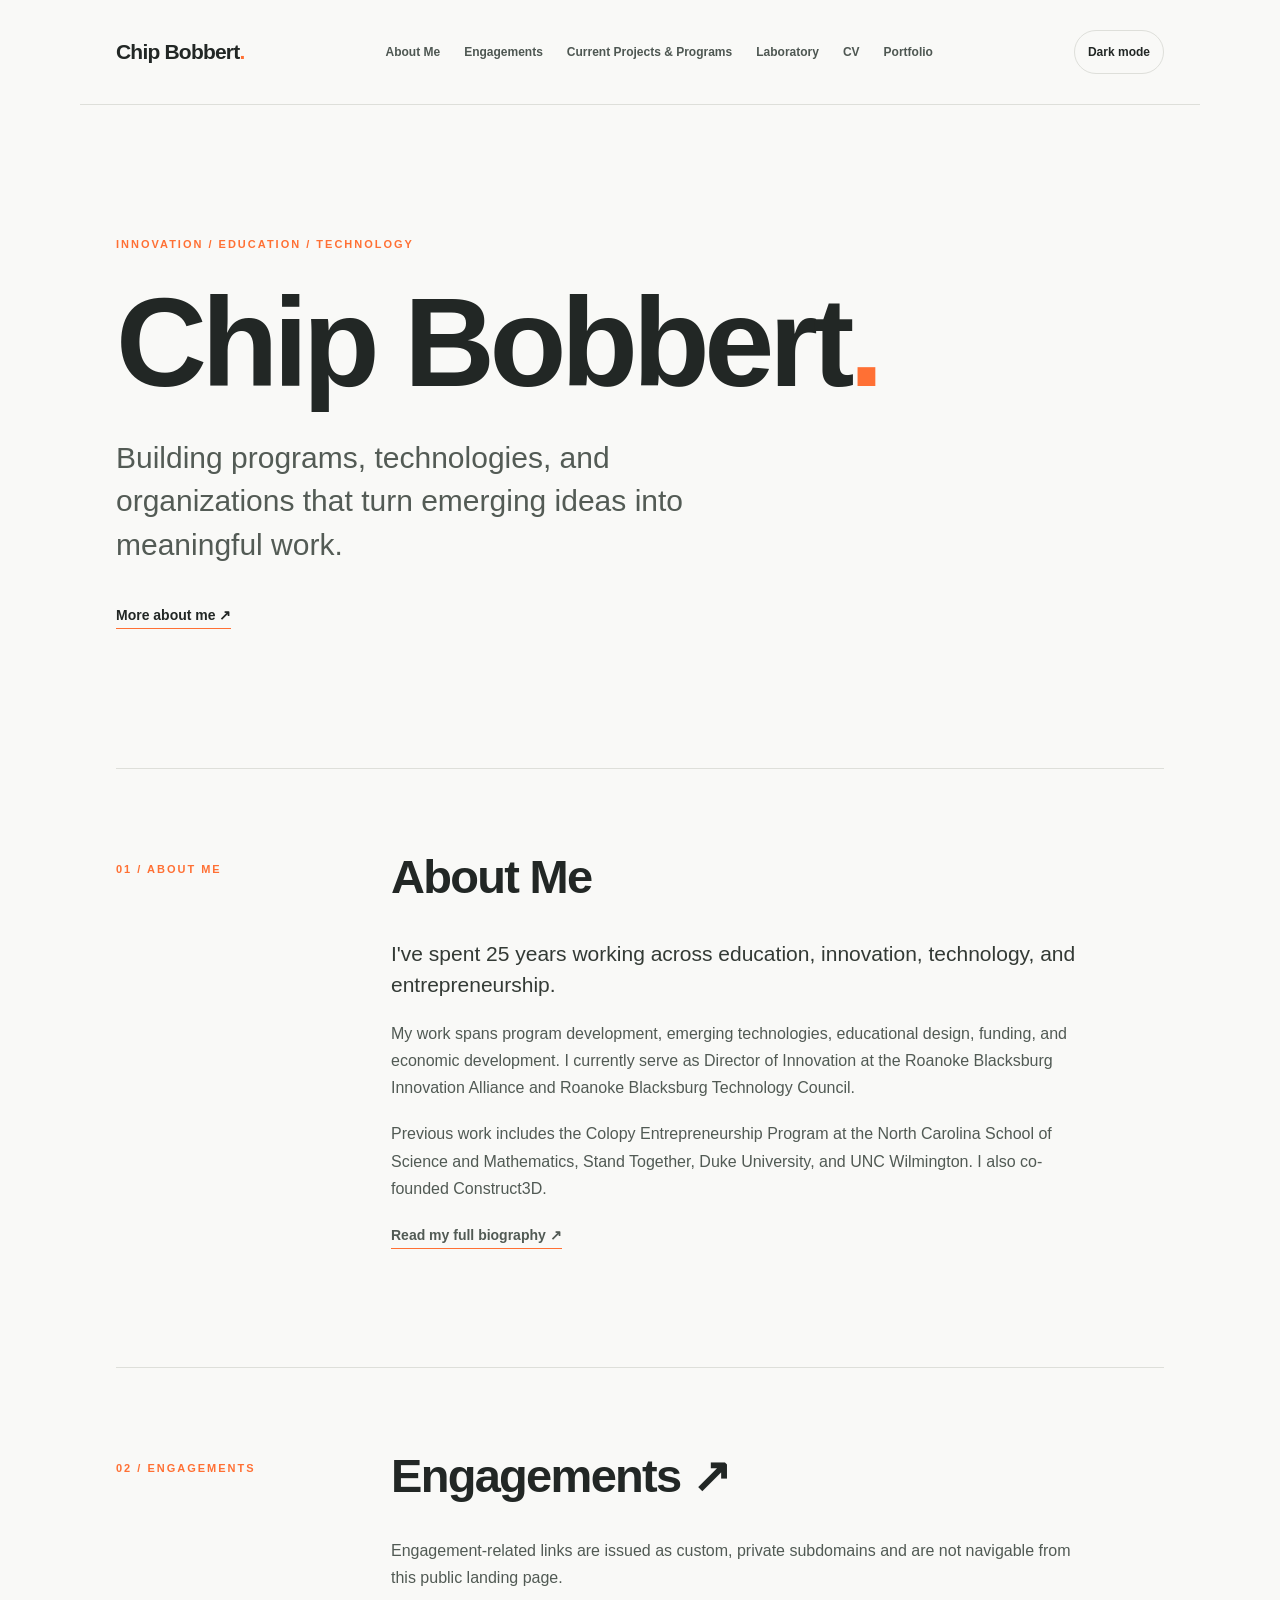
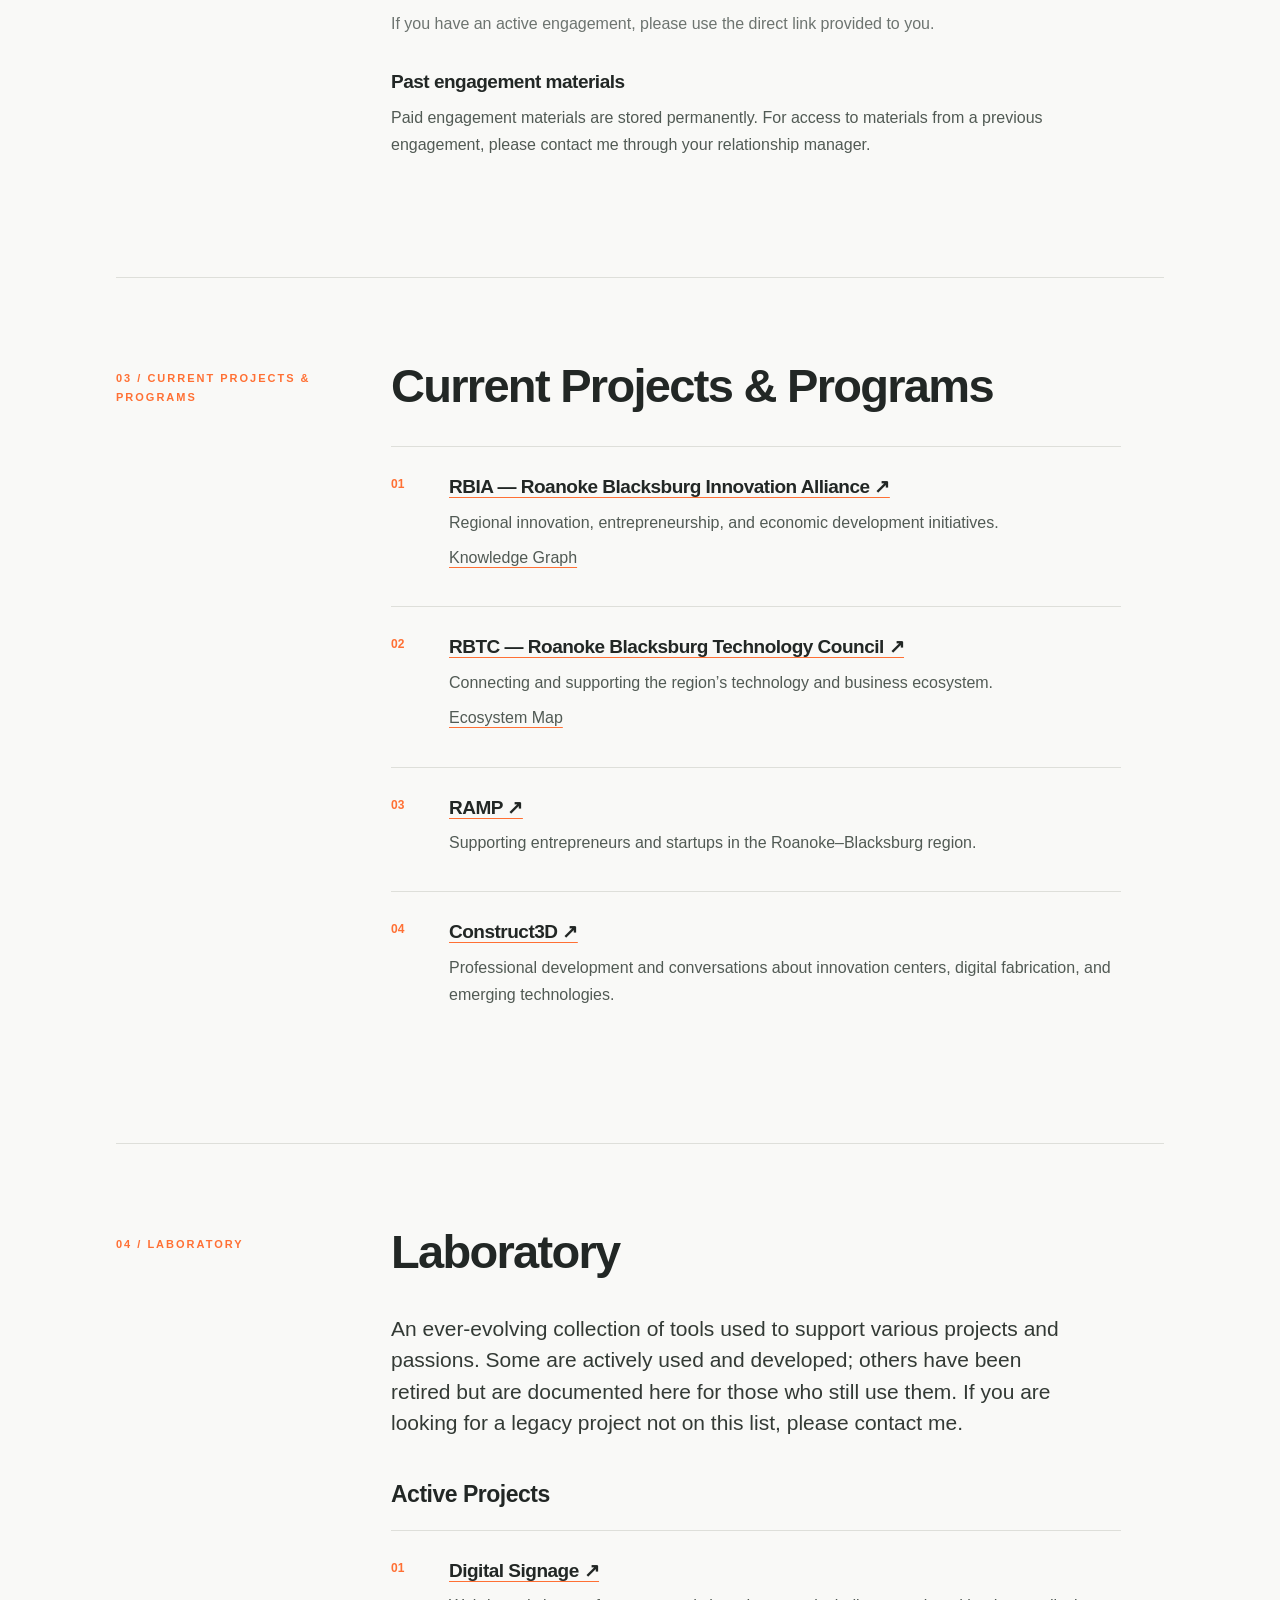
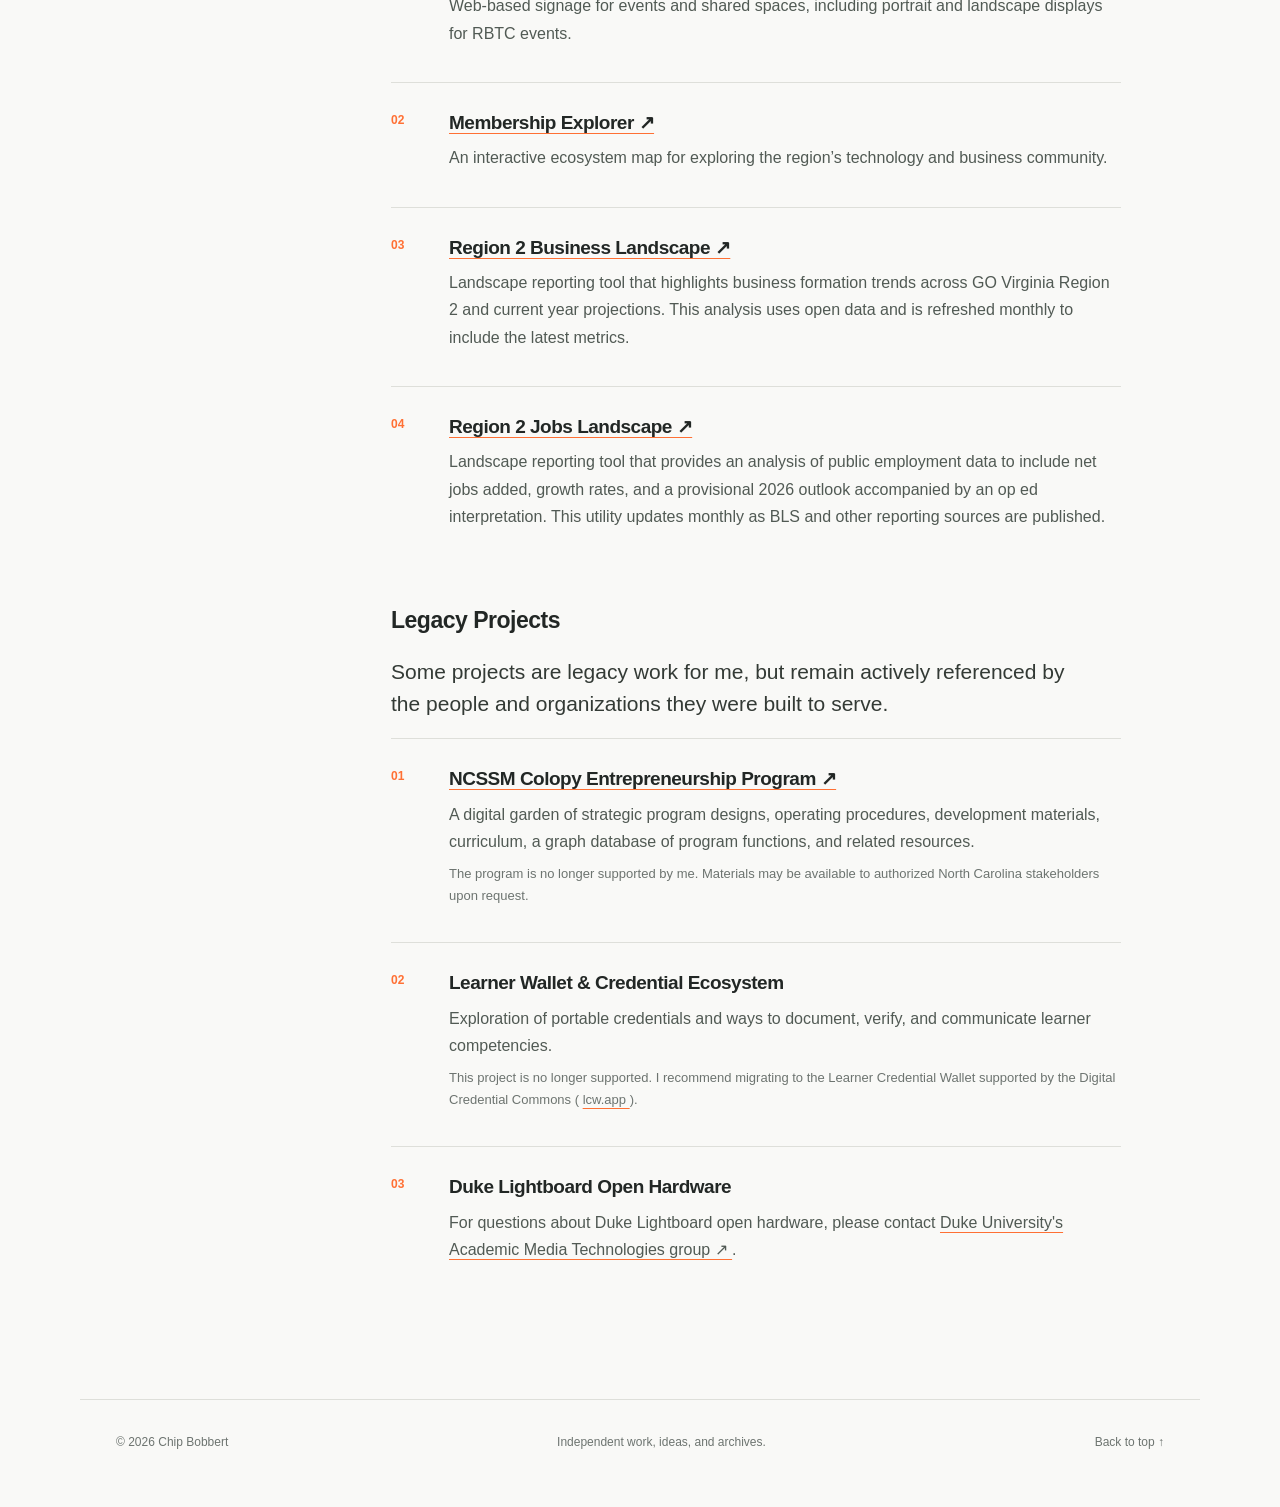
<file: index.html>
<!doctype html>
<html lang="en">
  <head>
    <meta charset="utf-8">
    <meta name="viewport" content="width=device-width, initial-scale=1">
    <meta name="description" content="Chip Bobbert — innovation, education, technology, and public-good projects.">
    <title>
      Chip Bobbert | Innovation, Education & Technology
    </title>
    <script src="theme-init.js">
    </script>
    <link rel="stylesheet" href="styles.css">
    <link rel="icon" href="/favicon.ico?v=dwb2" sizes="any">
    <link rel="icon" type="image/svg+xml" href="/favicon.svg?v=dwb2">
    <link rel="icon" type="image/png" sizes="32x32" href="/favicon-32.png?v=dwb2">
    <link rel="icon" type="image/png" sizes="16x16" href="/favicon-16.png?v=dwb2">
    <link rel="apple-touch-icon" sizes="180x180" href="/apple-touch-icon.png?v=dwb2">
  </head>
  <body>
    <header class="site-header">
      <a class="brand" href="#home">
        Chip Bobbert<span class="brand-dot">.</span>
      </a>
      <button class="theme-toggle" type="button" aria-label="Switch color theme" aria-pressed="false">
        Dark mode
      </button>
      <button type="button" class="menu-toggle" aria-expanded="false" aria-controls="navigation">
        Menu
        <span aria-hidden="true">
          ☰
        </span>
      </button>
      <nav id="navigation" aria-label="Main navigation">
        <a href="#about">
          About Me
        </a>
        <a href="engagements.html">
          Engagements
        </a>
        <a href="#current">
          Current Projects &amp; Programs
        </a>
        <a href="#laboratory">
          Laboratory
        </a>
        <a href="cv.html">CV</a>
        <a href="portfolio.html">Portfolio</a>
      </nav>
    </header>
    <main id="home">
      <section class="hero" aria-labelledby="hero-title">
        <div class="eyebrow">
          Innovation / Education / Technology
        </div>
        <h1 id="hero-title">Chip Bobbert<span class="accent">.</span></h1>
        <p class="hero-subtitle">
          Building programs, technologies, and organizations that turn emerging ideas into meaningful work.
        </p>
        <a class="text-link" href="#about">
          More about me
          <span aria-hidden="true">
            ↗
          </span>
        </a>
      </section>
      <section id="about" class="section">
        <div class="section-label">
          01 / About Me
        </div>
        <div class="section-content">
          <h2>
            About Me
          </h2>
          <p class="lead">
            I've spent 25 years working across education, innovation, technology, and entrepreneurship.
          </p>
          <p>
            My work spans program development, emerging technologies, educational design, funding, and economic development. I currently serve as Director of Innovation at the Roanoke Blacksburg Innovation Alliance and Roanoke Blacksburg Technology Council.
          </p>
          <p>
            Previous work includes the Colopy Entrepreneurship Program at the North Carolina School of Science and Mathematics, Stand Together, Duke University, and UNC Wilmington. I also co-founded Construct3D.
          </p>
          <p>
            <a class="text-link" href="https://about.me/chip_bobbert/" target="_blank" rel="noopener noreferrer">
              Read my full biography ↗
            </a>
          </p>
        </div>
      </section>
      <section id="engagements" class="section">
        <div class="section-label">
          02 / Engagements
        </div>
        <div class="section-content">
          <h2>
            <a href="engagements.html">Engagements ↗</a>
          </h2>
          <p>
            Engagement-related links are issued as custom, private subdomains and are not navigable from this public landing page.
          </p>
          <p class="muted">
            If you have an active engagement, please use the direct link provided to you.
          </p>
          <h3 id="past">Past engagement materials</h3>
          <p>
            Paid engagement materials are stored permanently. For access to materials from a previous engagement, please contact me through your relationship manager.
          </p>
        </div>
      </section>
      <section id="current" class="section">
        <div class="section-label">
          03 / Current Projects &amp; Programs
        </div>
        <div class="section-content">
          <h2>
            Current Projects &amp; Programs
          </h2>
          <div class="project">
            <span class="project-number">
              01
            </span>
            <div>
              <h3>
                <a href="https://rbia.tech/" target="_blank" rel="noopener noreferrer">
                  RBIA — Roanoke Blacksburg Innovation Alliance ↗
                </a>
              </h3>
              <p>
                Regional innovation, entrepreneurship, and economic development initiatives.
              </p>
              <p>
                <a href="https://membership.bobbert.com" target="_blank" rel="noopener noreferrer">
                  Knowledge Graph
                </a>
              </p>
            </div>
          </div>
          <div class="project">
            <span class="project-number">
              02
            </span>
            <div>
              <h3>
                <a href="https://www.rbtc.tech/" target="_blank" rel="noopener noreferrer">
                  RBTC — Roanoke Blacksburg Technology Council ↗
                </a>
              </h3>
              <p>
                Connecting and supporting the region’s technology and business ecosystem.
              </p>
              <p>
                <a href="https://membership.bobbert.com" target="_blank" rel="noopener noreferrer">
                  Ecosystem Map
                </a>
              </p>
            </div>
          </div>
          <div class="project">
            <span class="project-number">
              03
            </span>
            <div>
              <h3>
                <a href="https://www.ramprb.com/" target="_blank" rel="noopener noreferrer">
                  RAMP ↗
                </a>
              </h3>
              <p>
                Supporting entrepreneurs and startups in the Roanoke–Blacksburg region.
              </p>
            </div>
          </div>
          <div class="project">
            <span class="project-number">
              04
            </span>
            <div>
              <h3>
                <a href="https://www.construct3dconf.com/" target="_blank" rel="noopener noreferrer">
                  Construct3D ↗
                </a>
              </h3>
              <p>
                Professional development and conversations about innovation centers, digital fabrication, and emerging technologies.
              </p>
            </div>
          </div>
        </div>
      </section>
      <section id="laboratory" class="section" aria-labelledby="laboratory-title">
        <div class="section-label">04 / Laboratory</div>
        <div class="section-content">
          <h2 id="laboratory-title">Laboratory</h2>
          <p class="lead">An ever-evolving collection of tools used to support various projects and passions. Some are actively used and developed; others have been retired but are documented here for those who still use them. If you are looking for a legacy project not on this list, please contact me.</p>
          <section class="lab-group" aria-labelledby="lab-active-title">
            <h3 id="lab-active-title" class="lab-group-title">Active Projects</h3>
            <article class="project" aria-labelledby="lab-signage-title">
              <span class="project-number" aria-hidden="true">01</span>
              <div>
                <h4 id="lab-signage-title"><a href="https://signage.bobbert.com/" target="_blank" rel="noopener noreferrer">Digital Signage ↗</a></h4>
                <p>Web-based signage for events and shared spaces, including portrait and landscape displays for RBTC events.</p>
              </div>
            </article>
            <article class="project" aria-labelledby="lab-ecosystem-title">
              <span class="project-number" aria-hidden="true">02</span>
              <div>
                <h4 id="lab-ecosystem-title"><a href="https://membership.bobbert.com" target="_blank" rel="noopener noreferrer">Membership Explorer ↗</a></h4>
                <p>An interactive ecosystem map for exploring the region’s technology and business community.</p>
              </div>
            </article>
            <article class="project" aria-labelledby="lab-r2-title">
              <span class="project-number" aria-hidden="true">03</span>
              <div>
                <h4 id="lab-r2-title"><a href="/labs/rbtc-bf_landscape.html">Region 2 Business Landscape ↗</a></h4>
                <p>Landscape reporting tool that highlights business formation trends across GO Virginia Region 2 and current year projections.  This analysis uses open data and is refreshed monthly to include the latest metrics.</p>
              </div>
            </article>
            <article class="project">
              <span class="project-number" aria-hidden="true">04</span>
              <div>
                <h4 id="lab-jobs-title"><a href="/labs/rbtc-jobs_landscape.html">Region 2 Jobs Landscape ↗</a></h4>
                <p>Landscape reporting tool that provides an analysis of public employment data to include net jobs added, growth rates, and a provisional 2026 outlook accompanied by an op ed interpretation. This utility updates monthly as BLS and other reporting sources are published.</p>
              </div>
            </article>
          </section>
          <section id="legacy" class="lab-group" aria-labelledby="lab-legacy-title">
            <h3 id="lab-legacy-title" class="lab-group-title">Legacy Projects</h3>
            <p class="lead">
              Some projects are legacy work for me, but remain actively referenced by the people and organizations they were built to serve.
            </p>
            <div class="project">
              <span class="project-number">
                01
              </span>
              <div>
                <h4>
                  <a href="https://entrepreneurship.ncssm.edu" target="_blank" rel="noopener noreferrer">
                    NCSSM Colopy Entrepreneurship Program ↗
                  </a>
                </h4>
                <p>
                  A digital garden of strategic program designs, operating procedures, development materials, curriculum, a graph database of program functions, and related resources.
                </p>
                <p class="muted small">
                  The program is no longer supported by me. Materials may be available to authorized North Carolina stakeholders upon request.
                </p>
              </div>
            </div>
            <div class="project">
              <span class="project-number">
                02
              </span>
              <div>
                <h4>
                  Learner Wallet & Credential Ecosystem
                </h4>
                <p>
                  Exploration of portable credentials and ways to document, verify, and communicate learner competencies.
                </p>
                <p class="muted small">
                  This project is no longer supported. I recommend migrating to the Learner Credential Wallet supported by the Digital Credential Commons (
                  <a href="https://lcw.app/" target="_blank" rel="noopener noreferrer">
                    lcw.app
                  </a>
                  ).
                </p>
              </div>
            </div>
            <div class="project">
              <span class="project-number">
                03
              </span>
              <div>
                <h4>
                  Duke Lightboard Open Hardware
                </h4>
                <p>
                  For questions about Duke Lightboard open hardware, please contact
                  <a href="https://oit.duke.edu/service/academic-media-services/" target="_blank" rel="noopener noreferrer">
                    Duke University's Academic Media Technologies group ↗
                  </a>
                  .
                </p>
              </div>
            </div>
          </section>
        </div>
      </section>
    </main>
    <footer>
      <span>
        ©
        <span id="year">
          2026
        </span>
        Chip Bobbert
      </span>
      <span>
        Independent work, ideas, and archives.
      </span>
      <a href="#home">
        Back to top ↑
      </a>
    </footer>
    <script src="script.js">
    </script>
  </body>
</html>
</file>
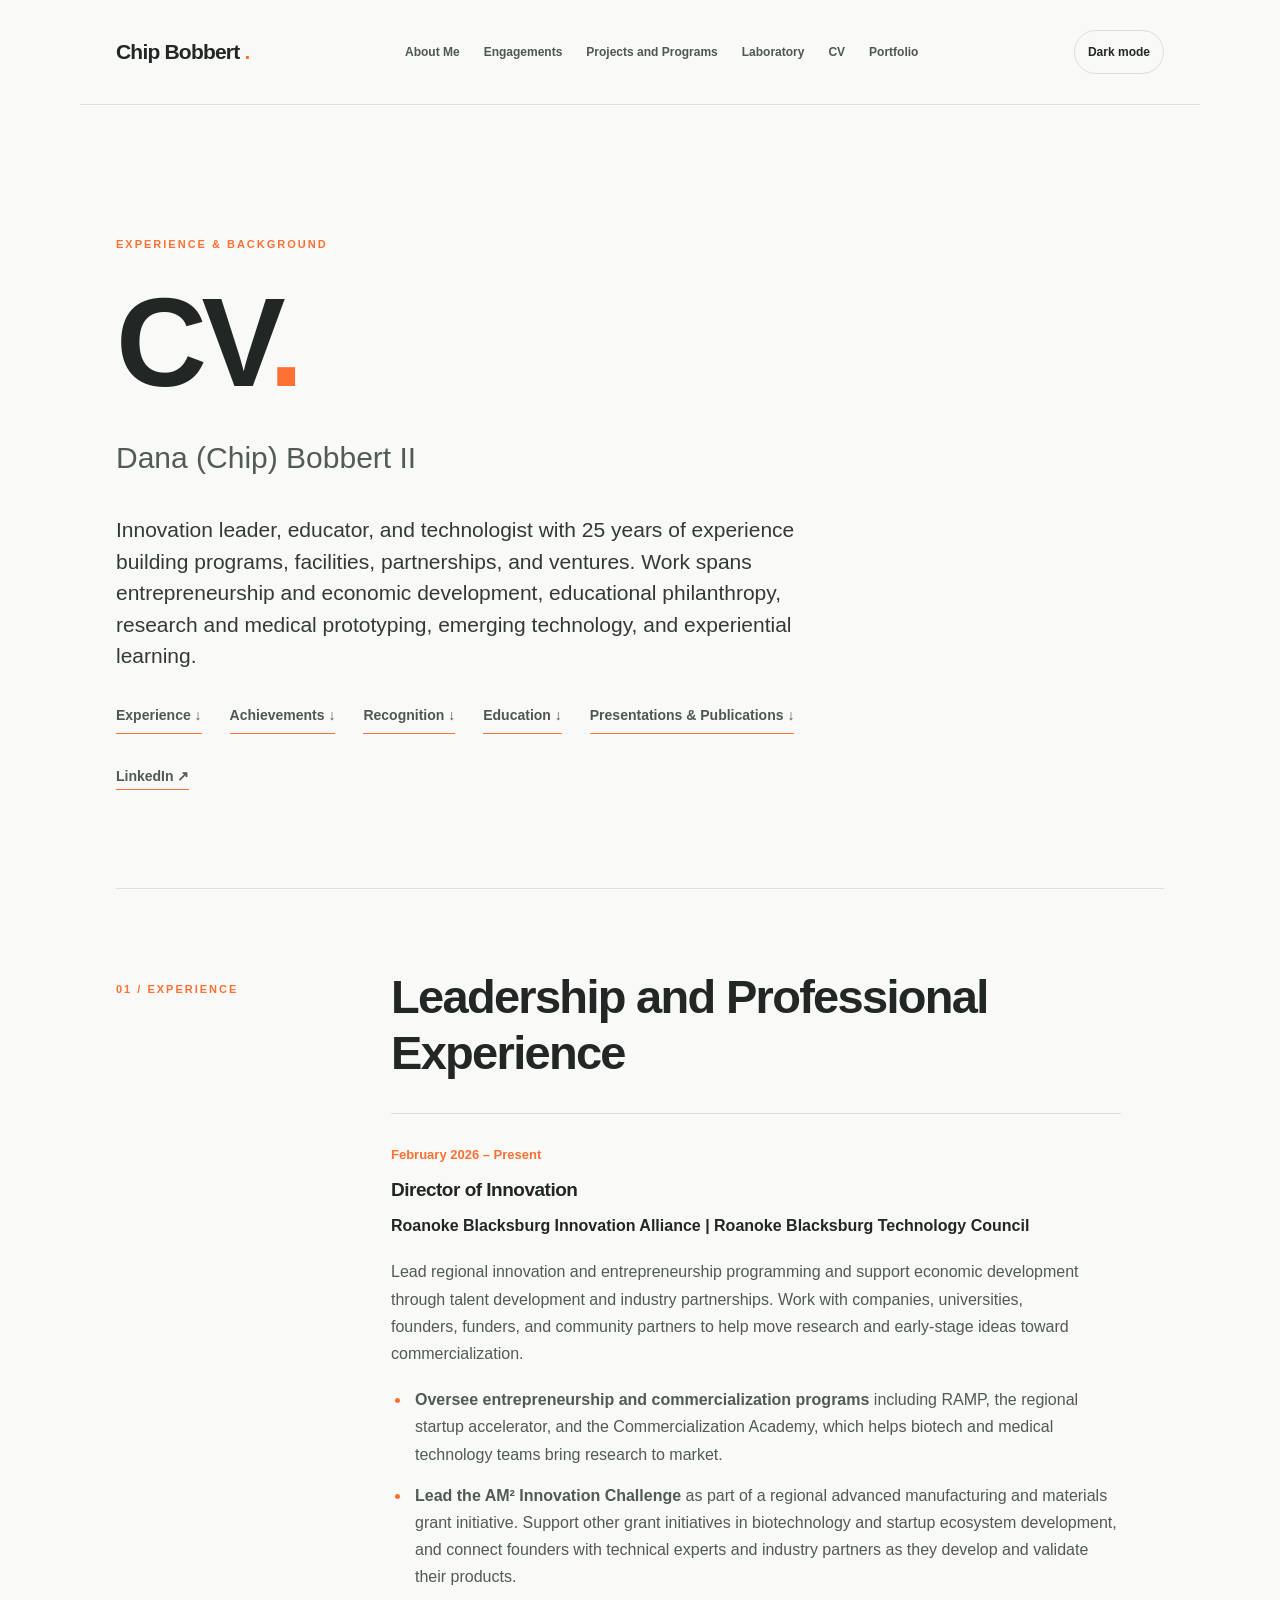
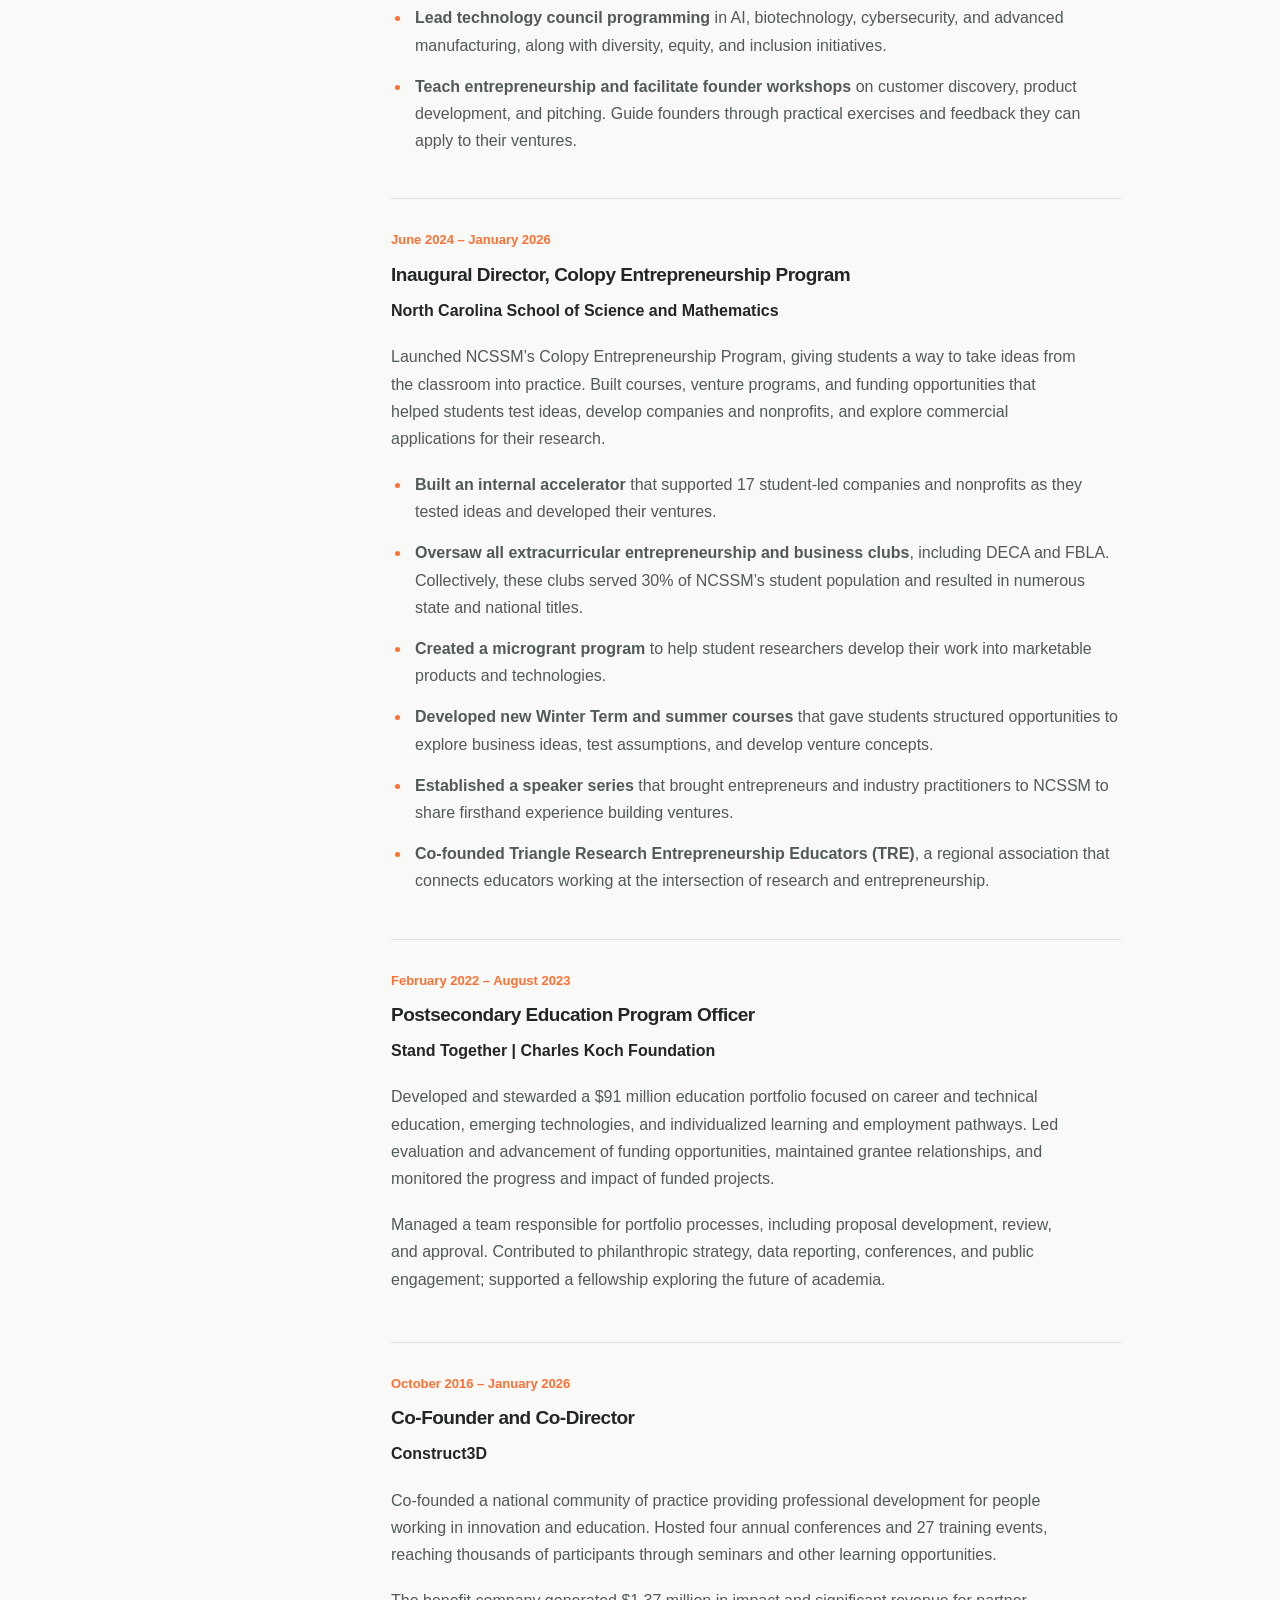
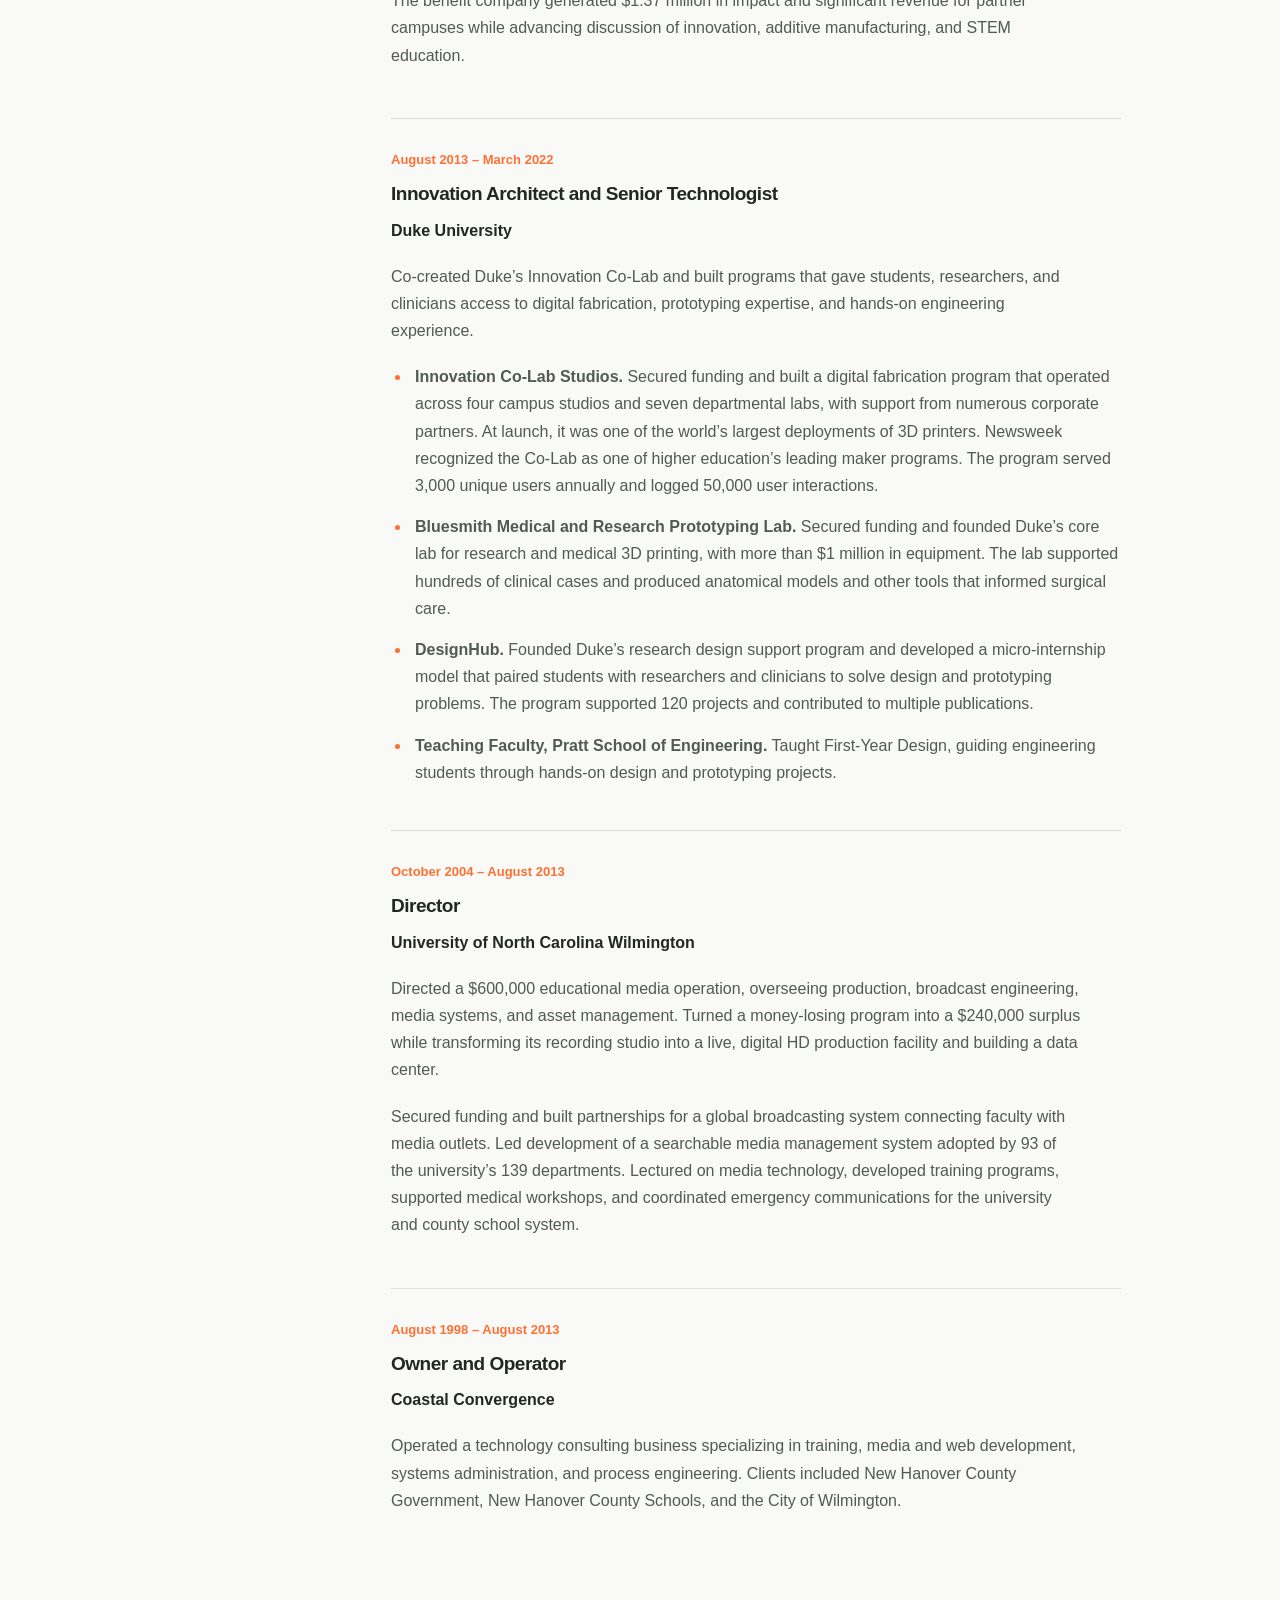
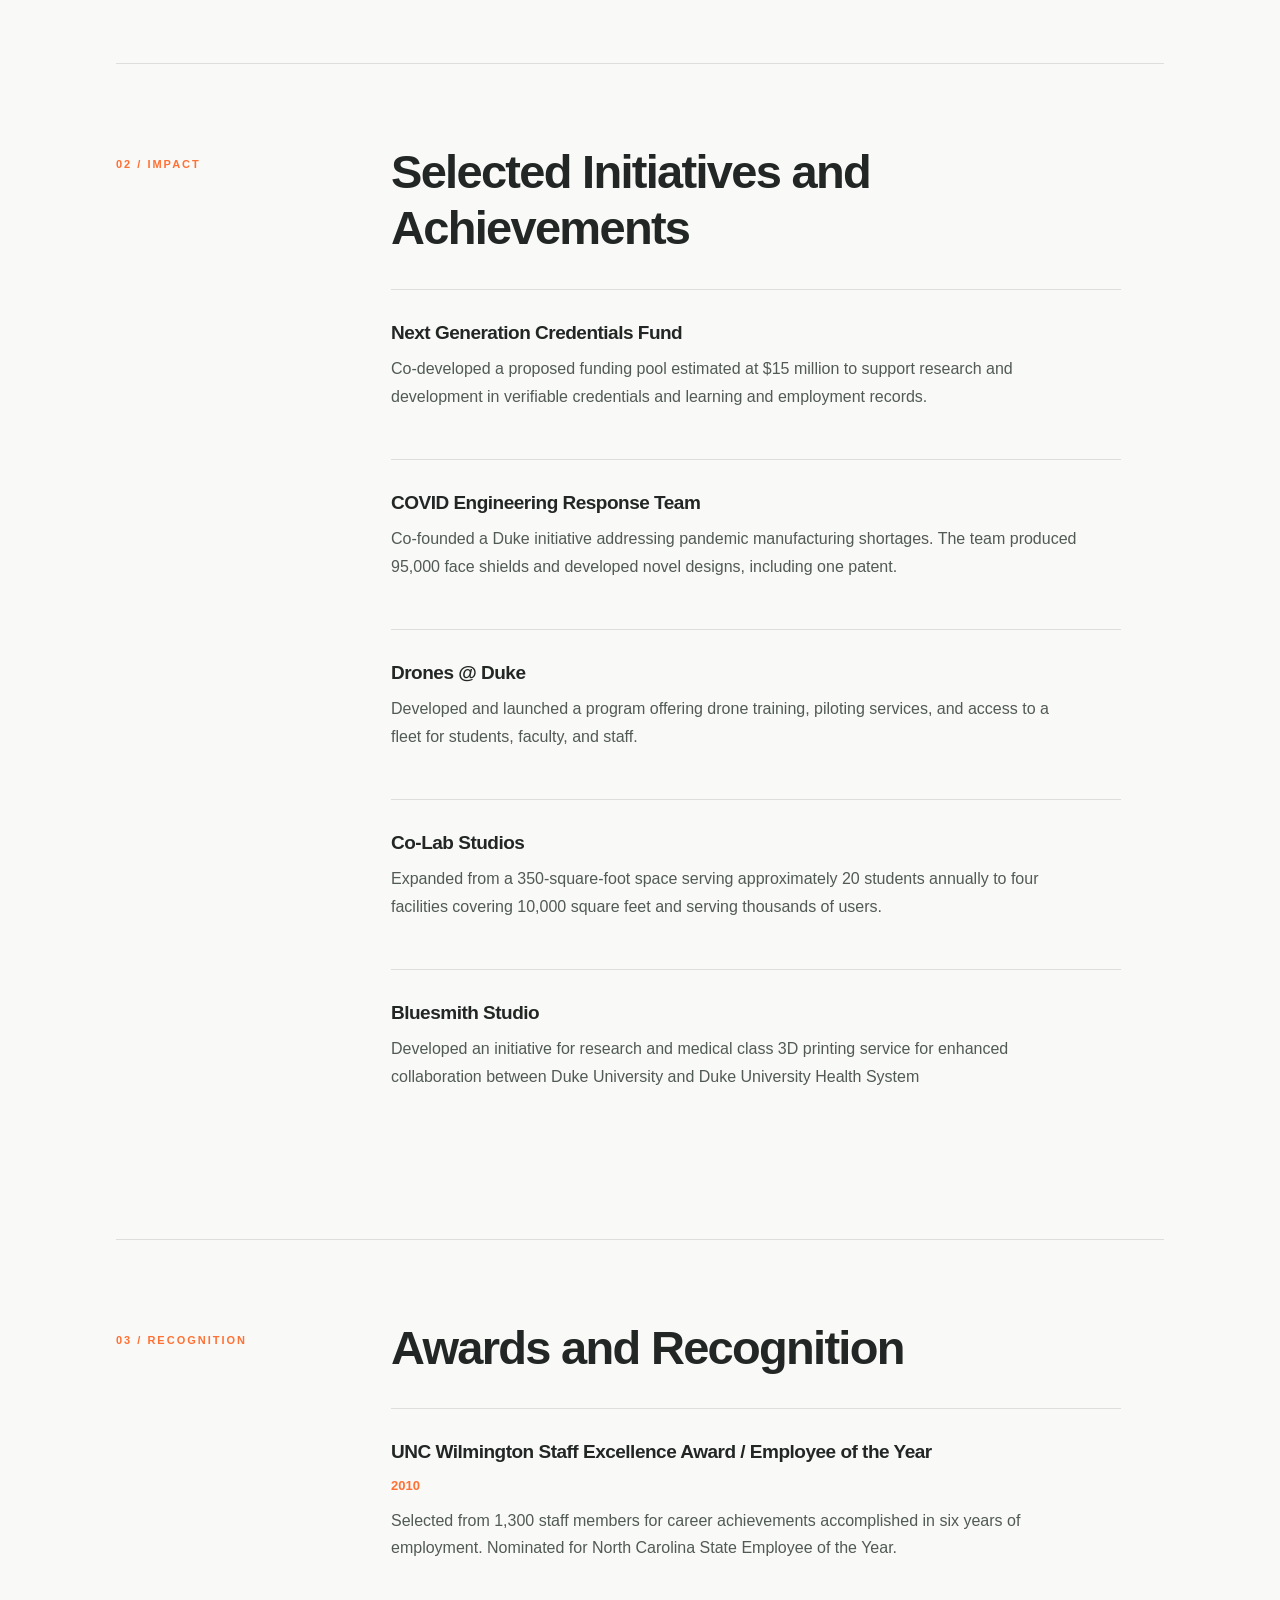
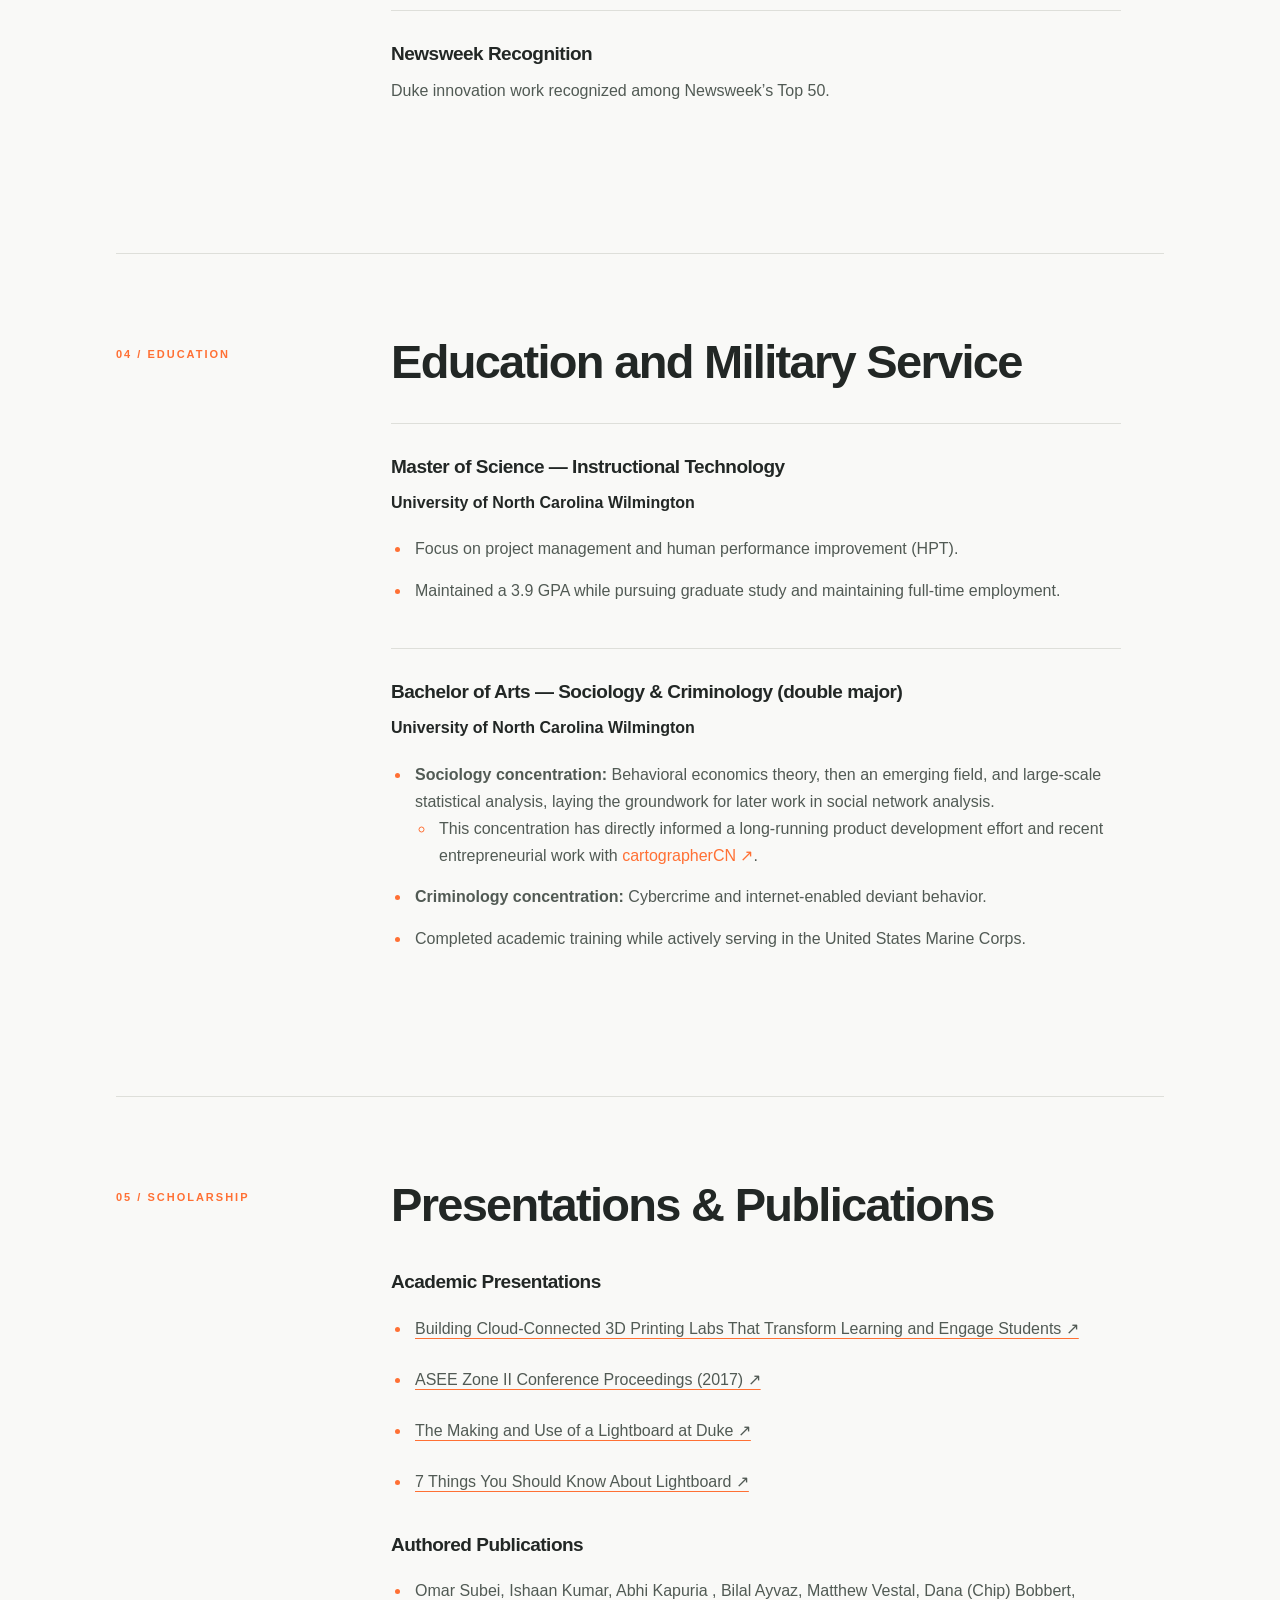
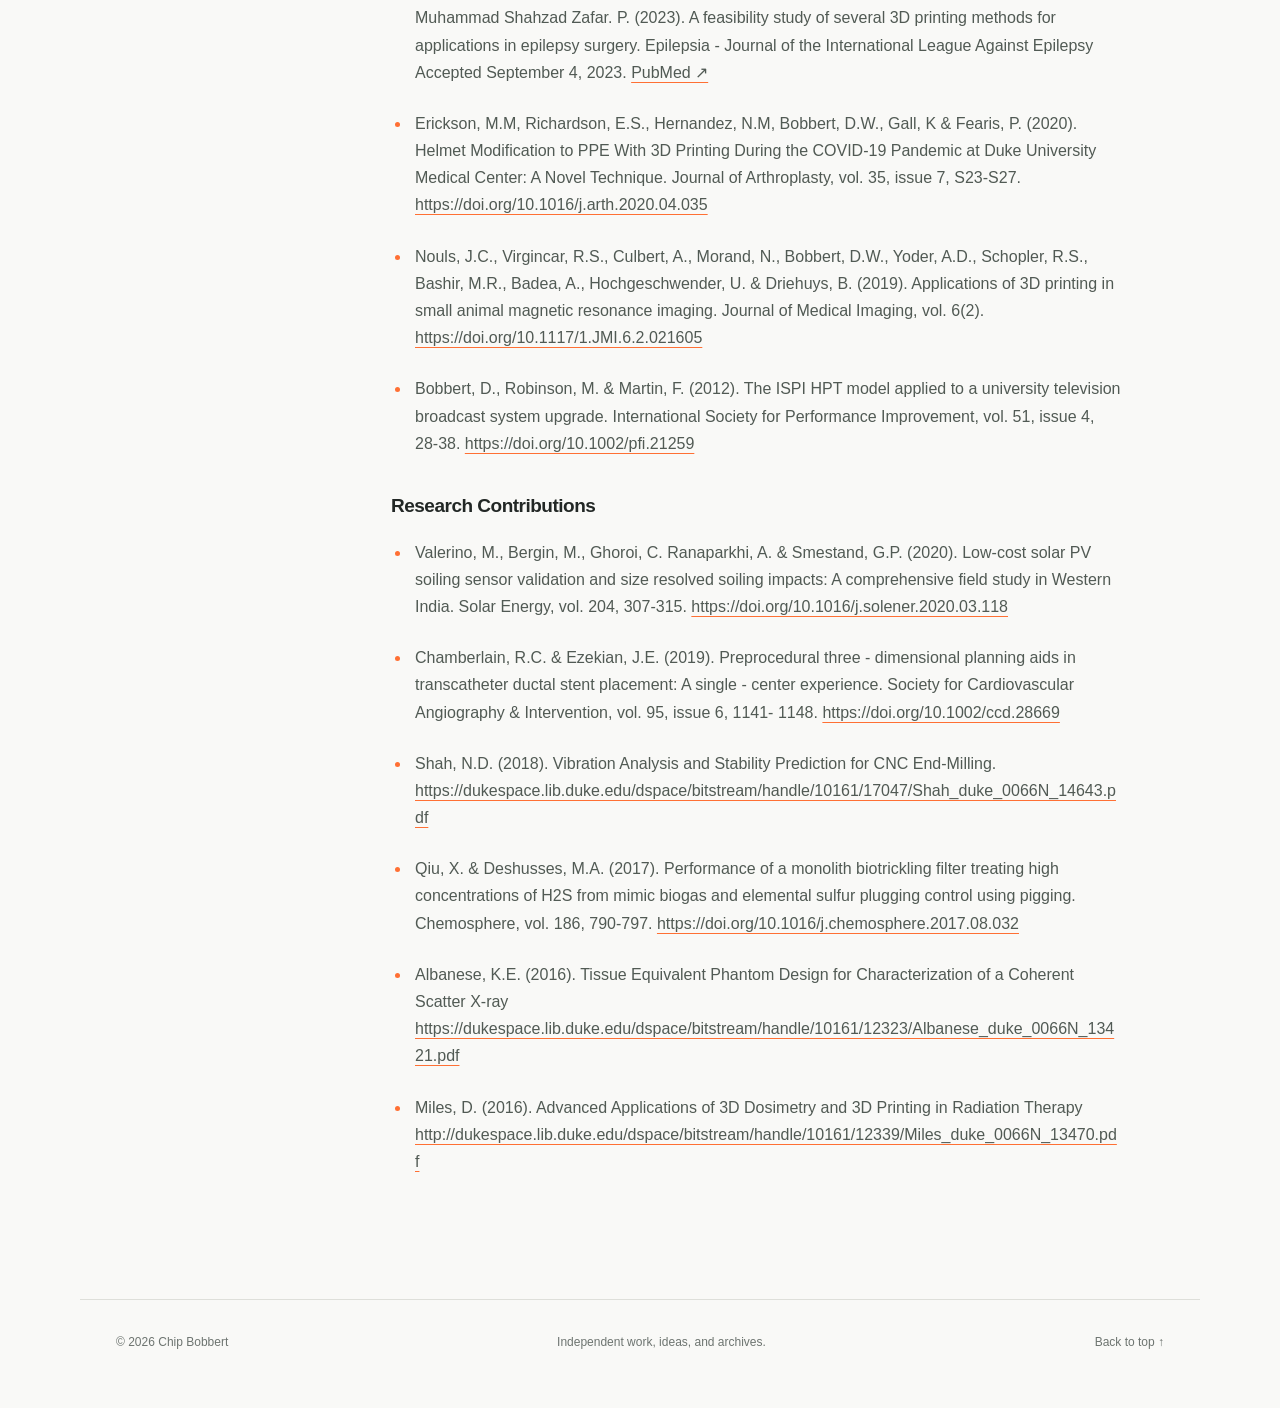
<file: cv.html>
<!doctype html>
<html lang="en">
  <head>
    <meta charset="utf-8">
    <meta name="viewport" content="width=device-width, initial-scale=1">
    <meta name="description" content="Chip Bobbert’s experience across education, innovation, technology, and entrepreneurship.">
    <title>CV | Chip Bobbert</title>
    <script src="theme-init.js">
    </script>
    <link rel="stylesheet" href="styles.css">
    <link rel="stylesheet" href="cv.css">
    <link rel="icon" href="/favicon.ico?v=dwb2" sizes="any">
    <link rel="icon" type="image/svg+xml" href="/favicon.svg?v=dwb2">
    <link rel="icon" type="image/png" sizes="32x32" href="/favicon-32.png?v=dwb2">
    <link rel="icon" type="image/png" sizes="16x16" href="/favicon-16.png?v=dwb2">
    <link rel="apple-touch-icon" sizes="180x180" href="/apple-touch-icon.png?v=dwb2">
  </head>
  <body>
    <header class="site-header">
      <a class="brand" href="index.html#home">
        Chip Bobbert
        <span class="brand-dot">
          .
        </span>
      </a>
      <button class="theme-toggle" type="button" aria-label="Switch color theme" aria-pressed="false">
        Dark mode
      </button>
      <button type="button" class="menu-toggle" aria-expanded="false" aria-controls="navigation">
        Menu
        <span aria-hidden="true">
          ☰
        </span>
      </button>
      <nav id="navigation" aria-label="Main navigation">
        <a href="index.html#about">
          About Me
        </a>
        <a href="engagements.html">
          Engagements
        </a>
        <a href="index.html#current">
          Projects and Programs
        </a>
        <a href="index.html#laboratory">
          Laboratory
        </a>
        <a href="cv.html" aria-current="page">CV</a>
        <a href="portfolio.html">Portfolio</a>
      </nav>
    </header>
    <main id="home" class="cv-page">
      <section class="hero" aria-labelledby="hero-title">
        <div class="eyebrow">Experience &amp; Background</div>
        <h1 id="hero-title">CV<span class="accent">.</span></h1>
        <p class="hero-subtitle">Dana (Chip) Bobbert II</p>
        <p class="lead">Innovation leader, educator, and technologist with 25 years of experience building programs, facilities, partnerships, and ventures. Work spans entrepreneurship and economic development, educational philanthropy, research and medical prototyping, emerging technology, and experiential learning.</p>
        <nav class="cv-contents" aria-label="CV sections">
          <a class="text-link" href="#experience">Experience ↓</a>
          <a class="text-link" href="#achievements">Achievements ↓</a>
          <a class="text-link" href="#recognition">Recognition ↓</a>
          <a class="text-link" href="#education">Education ↓</a>
          <a class="text-link" href="#scholarship">Presentations &amp; Publications ↓</a>
        </nav>
        <p class="cv-profile"><a class="text-link" href="https://www.linkedin.com/in/chipbobbert/" target="_blank" rel="noopener noreferrer">LinkedIn ↗</a></p>
      </section>
      <section id="experience" class="section" aria-labelledby="experience-title">
        <div class="section-label">01 / Experience</div>
        <div class="section-content">
          <h2 id="experience-title">Leadership and Professional Experience</h2>
          <article class="cv-entry" aria-labelledby="role-1">
            <p class="cv-date">February 2026 – Present</p>
            <h3 id="role-1">Director of Innovation</h3>
            <p class="cv-organization">Roanoke Blacksburg Innovation Alliance | Roanoke Blacksburg Technology Council</p>
            <p>Lead regional innovation and entrepreneurship programming and support economic development through talent development and industry partnerships. Work with companies, universities, founders, funders, and community partners to help move research and early-stage ideas toward commercialization.</p>
            <ul>
              <li><strong>Oversee entrepreneurship and commercialization programs</strong> including RAMP, the regional startup accelerator, and the Commercialization Academy, which helps biotech and medical technology teams bring research to market.</li>
              <li><strong>Lead the AM² Innovation Challenge</strong> as part of a regional advanced manufacturing and materials grant initiative. Support other grant initiatives in biotechnology and startup ecosystem development, and connect founders with technical experts and industry partners as they develop and validate their products.</li>
              <li><strong>Lead technology council programming</strong> in AI, biotechnology, cybersecurity, and advanced manufacturing, along with diversity, equity, and inclusion initiatives.</li>
              <li><strong>Teach entrepreneurship and facilitate founder workshops</strong> on customer discovery, product development, and pitching. Guide founders through practical exercises and feedback they can apply to their ventures.</li>
            </ul>
          </article>
          <article class="cv-entry" aria-labelledby="role-2">
            <p class="cv-date">June 2024 – January 2026</p>
            <h3 id="role-2">Inaugural Director, Colopy Entrepreneurship Program</h3>
            <p class="cv-organization">North Carolina School of Science and Mathematics</p>
            <p>Launched NCSSM’s Colopy Entrepreneurship Program, giving students a way to take ideas from the classroom into practice. Built courses, venture programs, and funding opportunities that helped students test ideas, develop companies and nonprofits, and explore commercial applications for their research.</p>
            <ul>
              <li><strong>Built an internal accelerator</strong> that supported 17 student-led companies and nonprofits as they tested ideas and developed their ventures.</li>
              <li><strong>Oversaw all extracurricular entrepreneurship and business clubs</strong>, including DECA and FBLA. Collectively, these clubs served 30% of NCSSM’s student population and resulted in numerous state and national titles.</li>
              <li><strong>Created a microgrant program</strong> to help student researchers develop their work into marketable products and technologies.</li>
              <li><strong>Developed new Winter Term and summer courses</strong> that gave students structured opportunities to explore business ideas, test assumptions, and develop venture concepts.</li>
              <li><strong>Established a speaker series</strong> that brought entrepreneurs and industry practitioners to NCSSM to share firsthand experience building ventures.</li>
              <li><strong>Co-founded Triangle Research Entrepreneurship Educators (TRE)</strong>, a regional association that connects educators working at the intersection of research and entrepreneurship.</li>
            </ul>
          </article>
          <article class="cv-entry" aria-labelledby="role-3">
            <p class="cv-date">February 2022 – August 2023</p>
            <h3 id="role-3">Postsecondary Education Program Officer</h3>
            <p class="cv-organization">Stand Together | Charles Koch Foundation</p>
            <p>Developed and stewarded a $91 million education portfolio focused on career and technical education, emerging technologies, and individualized learning and employment pathways. Led evaluation and advancement of funding opportunities, maintained grantee relationships, and monitored the progress and impact of funded projects.</p>
            <p>Managed a team responsible for portfolio processes, including proposal development, review, and approval. Contributed to philanthropic strategy, data reporting, conferences, and public engagement; supported a fellowship exploring the future of academia.</p>
          </article>
          <article class="cv-entry" aria-labelledby="role-4">
            <p class="cv-date">October 2016 – January 2026</p>
            <h3 id="role-4">Co-Founder and Co-Director</h3>
            <p class="cv-organization">Construct3D</p>
            <p>Co-founded a national community of practice providing professional development for people working in innovation and education. Hosted four annual conferences and 27 training events, reaching thousands of participants through seminars and other learning opportunities.</p>
            <p>The benefit company generated $1.37 million in impact and significant revenue for partner campuses while advancing discussion of innovation, additive manufacturing, and STEM education.</p>
          </article>
          <article class="cv-entry" aria-labelledby="role-5">
            <p class="cv-date">August 2013 – March 2022</p>
            <h3 id="role-5">Innovation Architect and Senior Technologist</h3>
            <p class="cv-organization">Duke University</p>
            <p>Co-created Duke’s Innovation Co-Lab and built programs that gave students, researchers, and clinicians access to digital fabrication, prototyping expertise, and hands-on engineering experience.</p>
            <ul>
              <li><strong>Innovation Co-Lab Studios.</strong> Secured funding and built a digital fabrication program that operated across four campus studios and seven departmental labs, with support from numerous corporate partners. At launch, it was one of the world’s largest deployments of 3D printers. Newsweek recognized the Co-Lab as one of higher education’s leading maker programs. The program served 3,000 unique users annually and logged 50,000 user interactions.</li>
              <li><strong>Bluesmith Medical and Research Prototyping Lab.</strong> Secured funding and founded Duke’s core lab for research and medical 3D printing, with more than $1 million in equipment. The lab supported hundreds of clinical cases and produced anatomical models and other tools that informed surgical care.</li>
              <li><strong>DesignHub.</strong> Founded Duke’s research design support program and developed a micro-internship model that paired students with researchers and clinicians to solve design and prototyping problems. The program supported 120 projects and contributed to multiple publications.</li>
              <li><strong>Teaching Faculty, Pratt School of Engineering.</strong> Taught First-Year Design, guiding engineering students through hands-on design and prototyping projects.</li>
            </ul>
          </article>
          <article class="cv-entry" aria-labelledby="role-6">
            <p class="cv-date">October 2004 – August 2013</p>
            <h3 id="role-6">Director</h3>
            <p class="cv-organization">University of North Carolina Wilmington</p>
            <p>Directed a $600,000 educational media operation, overseeing production, broadcast engineering, media systems, and asset management. Turned a money-losing program into a $240,000 surplus while transforming its recording studio into a live, digital HD production facility and building a data center.</p>
            <p>Secured funding and built partnerships for a global broadcasting system connecting faculty with media outlets. Led development of a searchable media management system adopted by 93 of the university’s 139 departments. Lectured on media technology, developed training programs, supported medical workshops, and coordinated emergency communications for the university and county school system.</p>
          </article>
          <article class="cv-entry" aria-labelledby="role-7">
            <p class="cv-date">August 1998 – August 2013</p>
            <h3 id="role-7">Owner and Operator</h3>
            <p class="cv-organization">Coastal Convergence</p>
            <p>Operated a technology consulting business specializing in training, media and web development, systems administration, and process engineering. Clients included New Hanover County Government, New Hanover County Schools, and the City of Wilmington.</p>
          </article>
        </div>
      </section>
      <section id="achievements" class="section" aria-labelledby="achievements-title">
        <div class="section-label">02 / Impact</div>
        <div class="section-content">
          <h2 id="achievements-title">Selected Initiatives and Achievements</h2>
          <article class="cv-entry"><h3>Next Generation Credentials Fund</h3><p>Co-developed a proposed funding pool estimated at $15 million to support research and development in verifiable credentials and learning and employment records.</p></article>
          <article class="cv-entry"><h3>COVID Engineering Response Team</h3><p>Co-founded a Duke initiative addressing pandemic manufacturing shortages. The team produced 95,000 face shields and developed novel designs, including one patent.</p></article>
          <article class="cv-entry"><h3>Drones @ Duke</h3><p>Developed and launched a program offering drone training, piloting services, and access to a fleet for students, faculty, and staff.</p></article>
          <article class="cv-entry"><h3>Co-Lab Studios</h3><p>Expanded from a 350-square-foot space serving approximately 20 students annually to four facilities covering 10,000 square feet and serving thousands of users.</p></article>
          <article class="cv-entry"><h3>Bluesmith Studio</h3><p>Developed an initiative for research and medical class 3D printing service for enhanced collaboration between Duke University and Duke University Health System</p></article>
        </div>
      </section>
      <section id="recognition" class="section" aria-labelledby="recognition-title">
        <div class="section-label">03 / Recognition</div>
        <div class="section-content">
          <h2 id="recognition-title">Awards and Recognition</h2>
          <article class="cv-entry">
            <h3>UNC Wilmington Staff Excellence Award / Employee of the Year</h3>
            <p class="cv-date">2010</p>
            <p>Selected from 1,300 staff members for career achievements accomplished in six years of employment. Nominated for North Carolina State Employee of the Year.</p>
          </article>
          <article class="cv-entry">
            <h3>Newsweek Recognition</h3>
            <p>Duke innovation work recognized among Newsweek’s Top 50.</p>
          </article>
        </div>
      </section>
      <section id="education" class="section" aria-labelledby="education-title">
        <div class="section-label">04 / Education</div>
        <div class="section-content">
          <h2 id="education-title">Education and Military Service</h2>
          <article class="cv-entry">
            <h3>Master of Science — Instructional Technology</h3>
            <p class="cv-organization">University of North Carolina Wilmington</p>
            <ul>
              <li>Focus on project management and human performance improvement (HPT).</li>
              <li>Maintained a 3.9 GPA while pursuing graduate study and maintaining full-time employment.</li>
            </ul>
          </article>
          <article class="cv-entry">
            <h3>Bachelor of Arts — Sociology &amp; Criminology (double major)</h3>
            <p class="cv-organization">University of North Carolina Wilmington</p>
            <ul>
              <li><strong>Sociology concentration:</strong> Behavioral economics theory, then an emerging field, and large-scale statistical analysis, laying the groundwork for later work in social network analysis.
                <ul>
                  <li>This concentration has directly informed a long-running product development effort and recent entrepreneurial work with <a class="accent" href="https://www.cartographer-cn.com" target="_blank" rel="noopener noreferrer">cartographerCN ↗</a>.</li>
                </ul>
              </li>
              <li><strong>Criminology concentration:</strong> Cybercrime and internet-enabled deviant behavior.</li>
              <li>Completed academic training while actively serving in the United States Marine Corps.</li>
            </ul>
          </article>
        </div>
      </section>
      <section id="scholarship" class="section" aria-labelledby="scholarship-title">
        <div class="section-label">05 / Scholarship</div>
        <div class="section-content">
          <h2 id="scholarship-title">Presentations &amp; Publications</h2>
          <h3 class="cv-subheading">Academic Presentations</h3>
          <ul class="cv-references">
            <li><a href="https://events.educause.edu/annual-conference/2016/agenda/building-cloudconnected-3d-printing-labs-that-transform-learning-and-engage-students" target="_blank" rel="noopener noreferrer">Building Cloud-Connected 3D Printing Labs That Transform Learning and Engage Students ↗</a></li>
            <li><a href="http://aseese.org/proceedings/2017%20Zone%20II%20Proceedings/papers/proceedings/3/57.pdf" target="_blank" rel="noopener noreferrer">ASEE Zone II Conference Proceedings (2017) ↗</a></li>
            <li><a href="https://events.educause.edu/eli/annual-meeting/2015/proceedings/the-making-and-use-of-a-lightboard-at-duke" target="_blank" rel="noopener noreferrer">The Making and Use of a Lightboard at Duke ↗</a></li>
            <li><a href="https://library.educause.edu/Resources/2014/8/7-Things-You-Should-Know-About-Lightboard" target="_blank" rel="noopener noreferrer">7 Things You Should Know About Lightboard ↗</a></li>
          </ul>
          <h3 class="cv-subheading">Authored Publications</h3>
          <ul class="cv-references">
            <li>Omar Subei, Ishaan Kumar, Abhi Kapuria , Bilal Ayvaz, Matthew Vestal, Dana (Chip) Bobbert, Muhammad Shahzad Zafar. P. (2023). A feasibility study of several 3D printing methods for applications in epilepsy surgery. Epilepsia - Journal of the International League Against Epilepsy Accepted September 4, 2023. <a href="https://pubmed.ncbi.nlm.nih.gov/37698298/" target="_blank" rel="noopener noreferrer">PubMed ↗</a></li>
            <li>Erickson, M.M, Richardson, E.S., Hernandez, N.M, Bobbert, D.W., Gall, K &amp; Fearis, P. (2020). Helmet Modification to PPE With 3D Printing During the COVID-19 Pandemic at Duke University Medical Center: A Novel Technique. Journal of Arthroplasty, vol. 35, issue 7, S23-S27. <a href="https://doi.org/10.1016/j.arth.2020.04.035" target="_blank" rel="noopener noreferrer">https://doi.org/10.1016/j.arth.2020.04.035</a></li>
            <li>Nouls, J.C., Virgincar, R.S., Culbert, A., Morand, N., Bobbert, D.W., Yoder, A.D., Schopler, R.S., Bashir, M.R., Badea, A., Hochgeschwender, U. &amp; Driehuys, B. (2019). Applications of 3D printing in small animal magnetic resonance imaging. Journal of Medical Imaging, vol. 6(2). <a href="https://doi.org/10.1117/1.JMI.6.2.021605" target="_blank" rel="noopener noreferrer">https://doi.org/10.1117/1.JMI.6.2.021605</a></li>
            <li>Bobbert, D., Robinson, M. &amp; Martin, F. (2012). The ISPI HPT model applied to a university television broadcast system upgrade. International Society for Performance Improvement, vol. 51, issue 4, 28-38. <a href="https://doi.org/10.1002/pfi.21259" target="_blank" rel="noopener noreferrer">https://doi.org/10.1002/pfi.21259</a></li>
          </ul>
          <h3 class="cv-subheading">Research Contributions</h3>
          <ul class="cv-references">
            <li>Valerino, M., Bergin, M., Ghoroi, C. Ranaparkhi, A. &amp; Smestand, G.P. (2020). Low-cost solar PV soiling sensor validation and size resolved soiling impacts: A comprehensive field study in Western India. Solar Energy, vol. 204, 307-315. <a href="https://doi.org/10.1016/j.solener.2020.03.118" target="_blank" rel="noopener noreferrer">https://doi.org/10.1016/j.solener.2020.03.118</a></li>
            <li>Chamberlain, R.C. &amp; Ezekian, J.E. (2019). Preprocedural three ‐ dimensional planning aids in transcatheter ductal stent placement: A single ‐ center experience. Society for Cardiovascular Angiography &amp; Intervention, vol. 95, issue 6, 1141- 1148. <a href="https://doi.org/10.1002/ccd.28669" target="_blank" rel="noopener noreferrer">https://doi.org/10.1002/ccd.28669</a></li>
            <li>Shah, N.D. (2018). Vibration Analysis and Stability Prediction for CNC End-Milling. <a href="https://dukespace.lib.duke.edu/dspace/bitstream/handle/10161/17047/Shah_duke_0066N_14643.pdf" target="_blank" rel="noopener noreferrer">https://dukespace.lib.duke.edu/dspace/bitstream/handle/10161/17047/Shah_duke_0066N_14643.pdf</a></li>
            <li>Qiu, X. &amp; Deshusses, M.A. (2017). Performance of a monolith biotrickling filter treating high concentrations of H2S from mimic biogas and elemental sulfur plugging control using pigging. Chemosphere, vol. 186, 790-797. <a href="https://doi.org/10.1016/j.chemosphere.2017.08.032" target="_blank" rel="noopener noreferrer">https://doi.org/10.1016/j.chemosphere.2017.08.032</a></li>
            <li>Albanese, K.E. (2016). Tissue Equivalent Phantom Design for Characterization of a Coherent Scatter X-ray <a href="https://dukespace.lib.duke.edu/dspace/bitstream/handle/10161/12323/Albanese_duke_0066N_13421.pdf" target="_blank" rel="noopener noreferrer">https://dukespace.lib.duke.edu/dspace/bitstream/handle/10161/12323/Albanese_duke_0066N_13421.pdf</a></li>
            <li>Miles, D. (2016). Advanced Applications of 3D Dosimetry and 3D Printing in Radiation Therapy <a href="http://dukespace.lib.duke.edu/dspace/bitstream/handle/10161/12339/Miles_duke_0066N_13470.pdf" target="_blank" rel="noopener noreferrer">http://dukespace.lib.duke.edu/dspace/bitstream/handle/10161/12339/Miles_duke_0066N_13470.pdf</a></li>
          </ul>
        </div>
      </section>
    </main>
    <footer>
      <span>
        ©
        <span id="year">
          2026
        </span>
        Chip Bobbert
      </span>
      <span>
        Independent work, ideas, and archives.
      </span>
      <a href="#home">
        Back to top ↑
      </a>
    </footer>
    <script src="script.js">
    </script>
  </body>
</html>
</file>
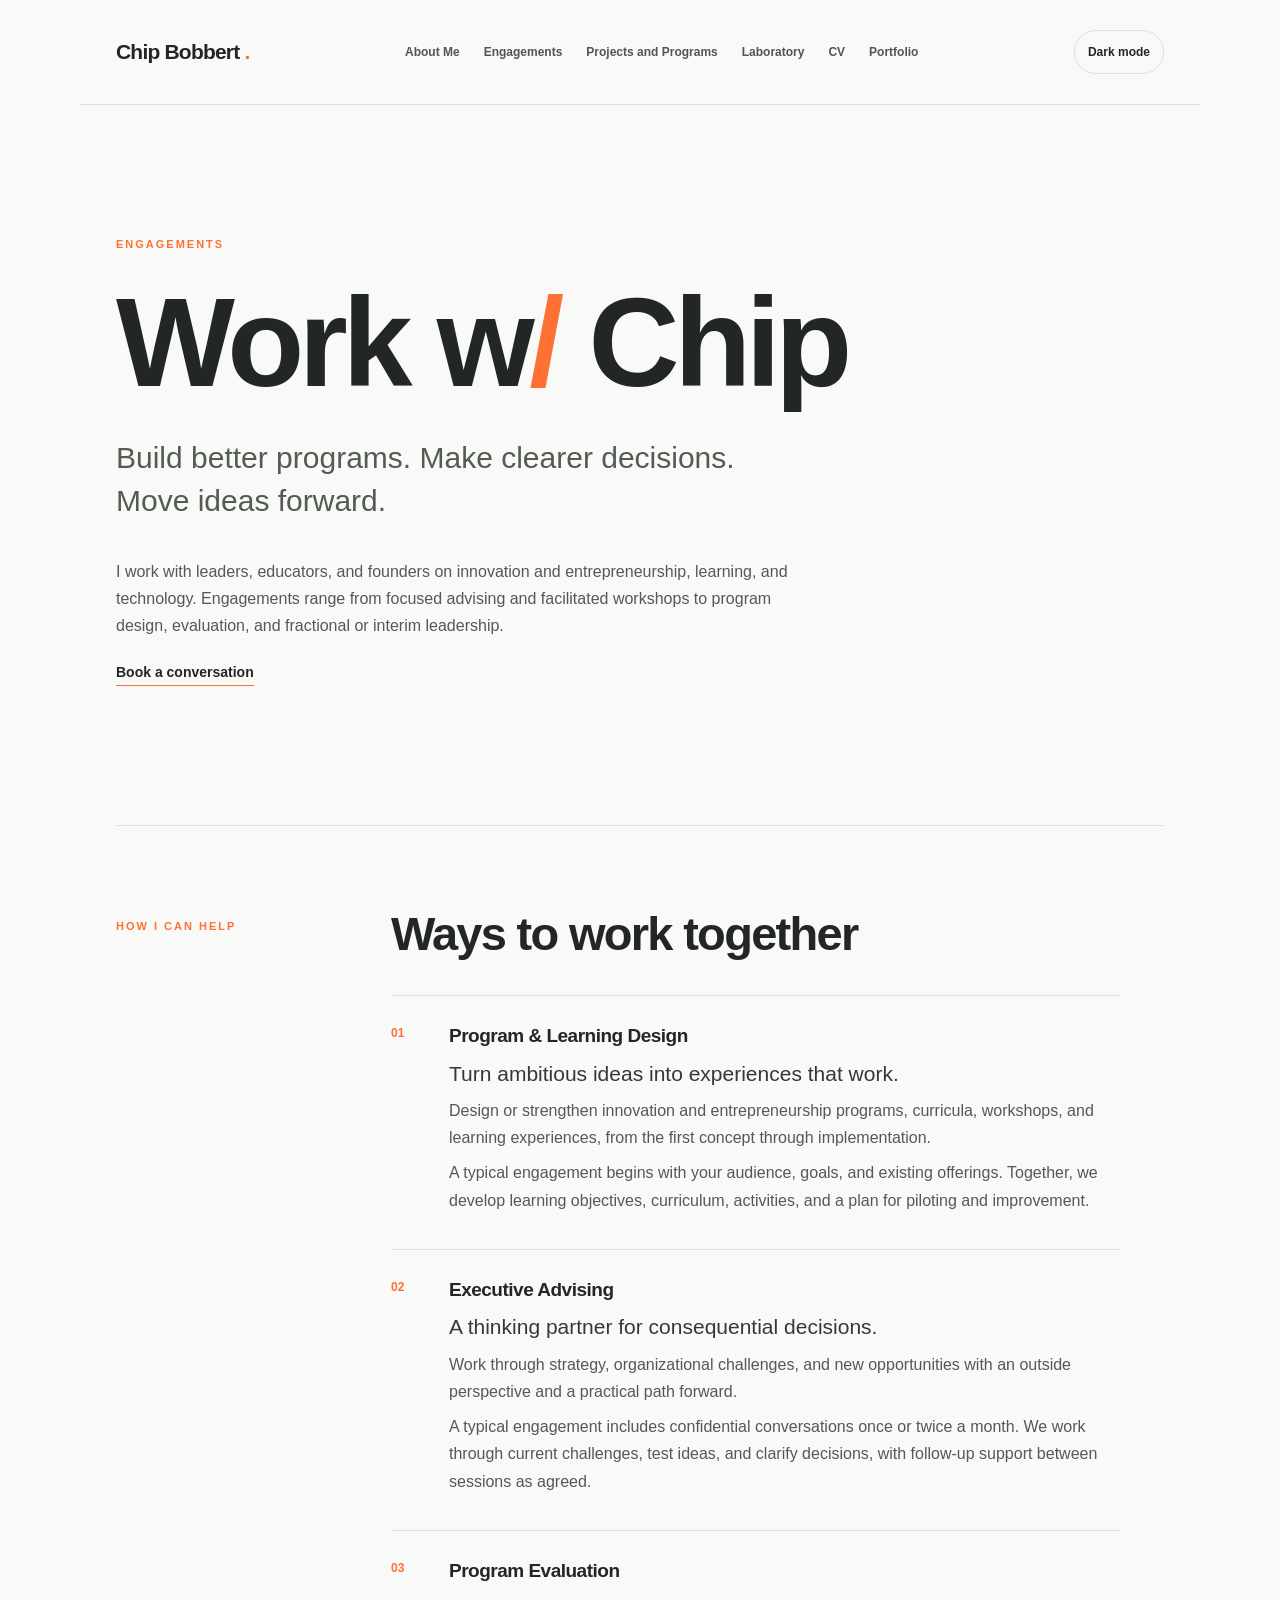
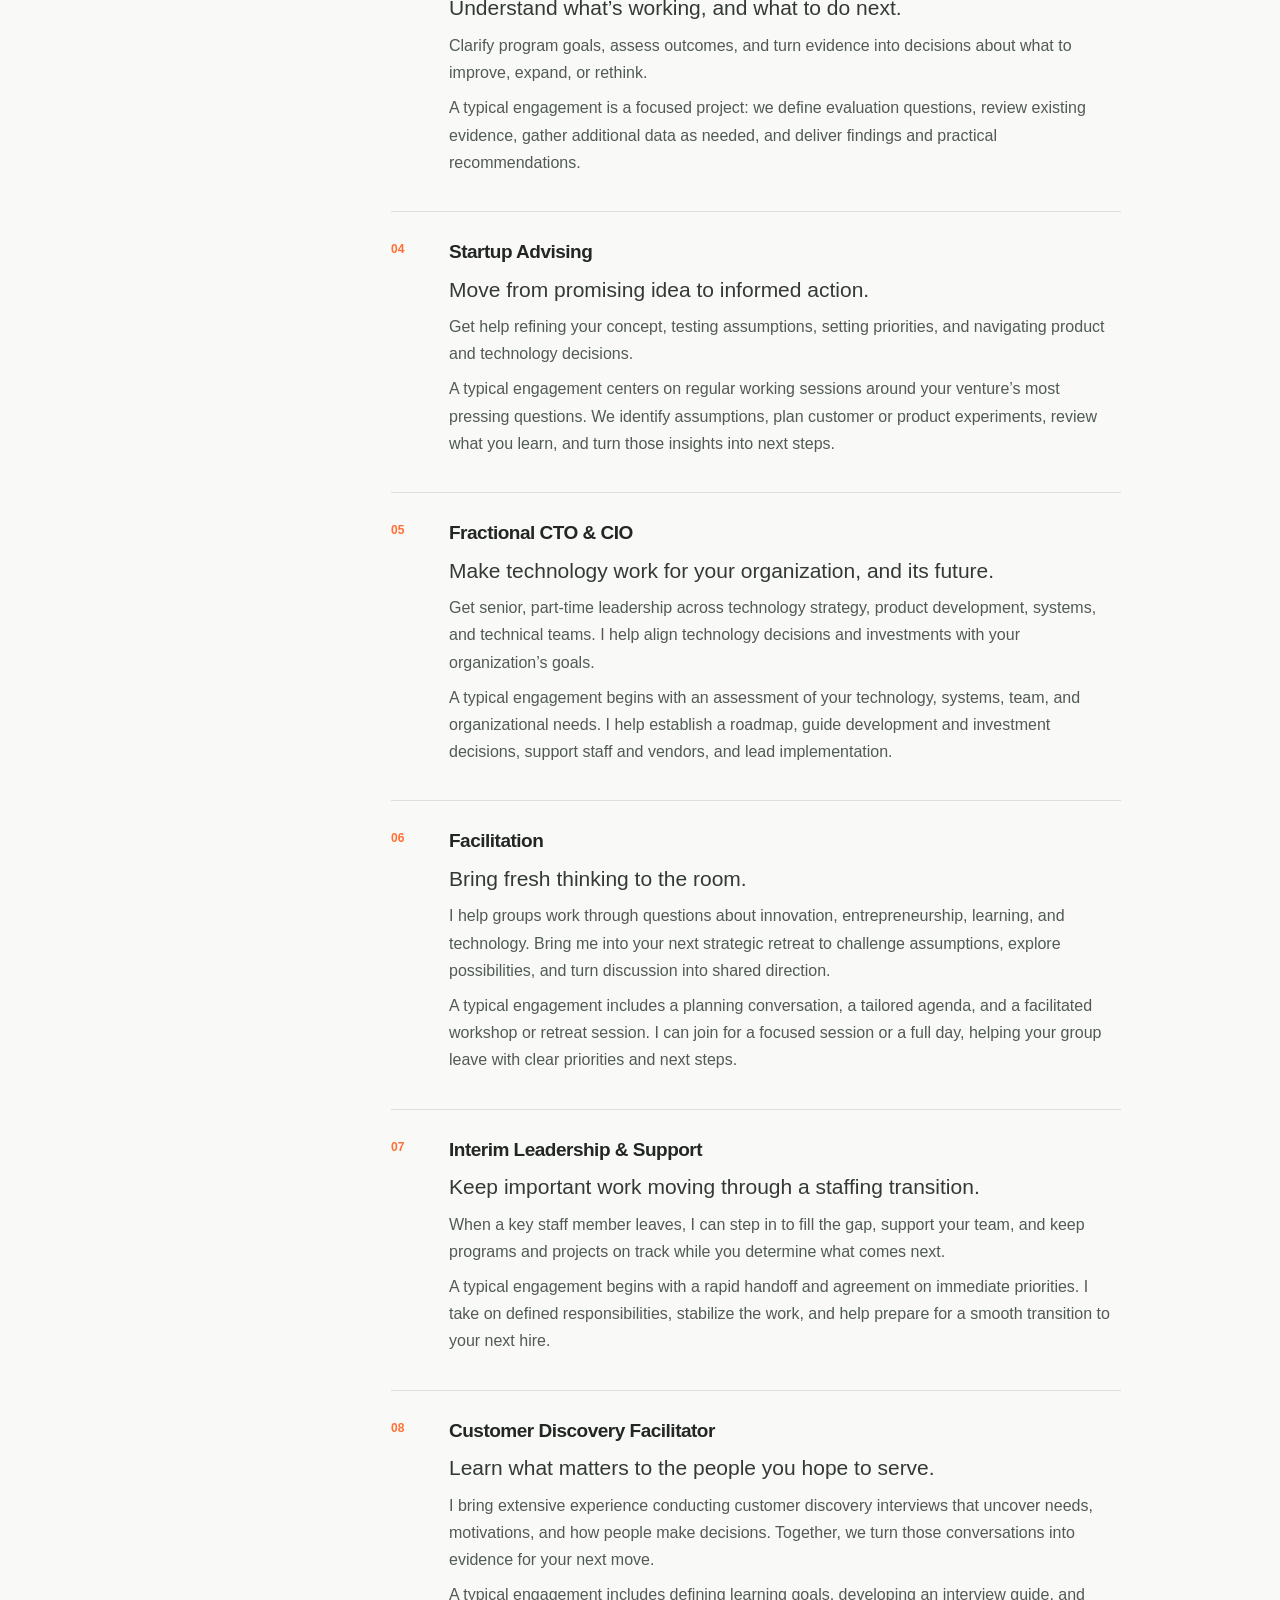
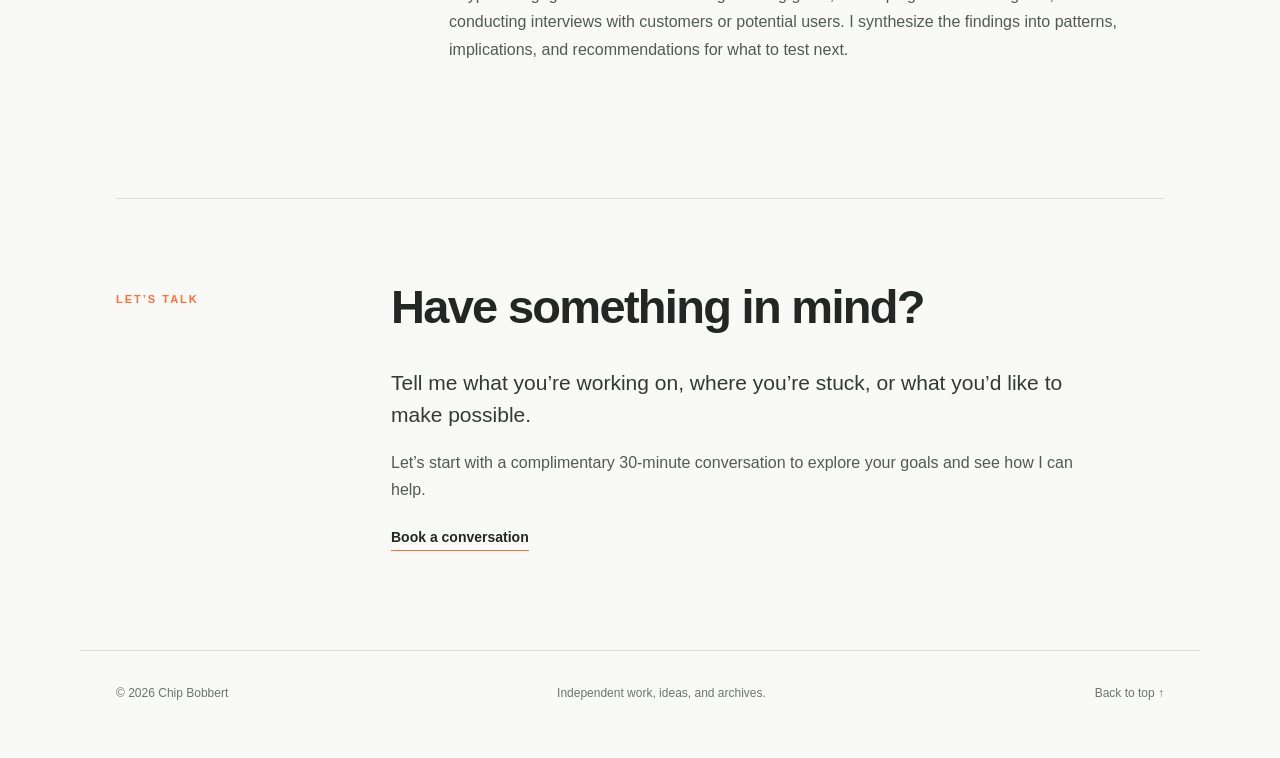
<file: engagements.html>
<!doctype html>
<html lang="en">
  <head>
    <meta charset="utf-8">
    <meta name="viewport" content="width=device-width, initial-scale=1">
    <meta name="description" content="Work with Chip Bobbert on program and learning design, executive and startup advising, evaluation, facilitation, customer discovery, and fractional or interim leadership.">
    <title>
      Work with Chip | Chip Bobbert
    </title>
    <script src="theme-init.js">
    </script>
    <link rel="stylesheet" href="styles.css">
    <link rel="icon" href="/favicon.ico?v=dwb2" sizes="any">
    <link rel="icon" type="image/svg+xml" href="/favicon.svg?v=dwb2">
    <link rel="icon" type="image/png" sizes="32x32" href="/favicon-32.png?v=dwb2">
    <link rel="icon" type="image/png" sizes="16x16" href="/favicon-16.png?v=dwb2">
    <link rel="apple-touch-icon" sizes="180x180" href="/apple-touch-icon.png?v=dwb2">
  </head>
  <body>
    <header class="site-header">
      <a class="brand" href="index.html#home">
        Chip Bobbert
        <span class="brand-dot">
          .
        </span>
      </a>
      <button class="theme-toggle" type="button" aria-label="Switch color theme" aria-pressed="false">
        Dark mode
      </button>
      <button type="button" class="menu-toggle" aria-expanded="false" aria-controls="navigation">
        Menu
        <span aria-hidden="true">
          ☰
        </span>
      </button>
      <nav id="navigation" aria-label="Main navigation">
        <a href="index.html#about">
          About Me
        </a>
        <a href="engagements.html" aria-current="page">
          Engagements
        </a>
        <a href="index.html#current">
          Projects and Programs
        </a>
        <a href="index.html#laboratory">
          Laboratory
        </a>
        <a href="cv.html">CV</a>
        <a href="portfolio.html">Portfolio</a>
      </nav>
    </header>
    <main id="home">
      <section class="hero" aria-labelledby="hero-title">
        <div class="eyebrow">Engagements</div>
        <h1 id="hero-title">Work w<span class="accent">/</span> Chip</h1>
        <p class="hero-subtitle">Build better programs. Make clearer decisions. Move ideas forward.</p>
        <p>I work with leaders, educators, and founders on innovation and entrepreneurship, learning, and technology. Engagements range from focused advising and facilitated workshops to program design, evaluation, and fractional or interim leadership.</p>
        <a class="text-link" href="#conversation">Book a conversation</a>
      </section>
      <section class="section" aria-labelledby="services-title">
        <div class="section-label">How I can help</div>
        <div class="section-content">
          <h2 id="services-title">Ways to work together</h2>
          <article class="project" aria-labelledby="service-1">
            <span class="project-number" aria-hidden="true">01</span>
            <div>
              <h3 id="service-1">Program &amp; Learning Design</h3>
              <p class="lead">Turn ambitious ideas into experiences that work.</p>
              <p>Design or strengthen innovation and entrepreneurship programs, curricula, workshops, and learning experiences, from the first concept through implementation.</p>
              <p>A typical engagement begins with your audience, goals, and existing offerings. Together, we develop learning objectives, curriculum, activities, and a plan for piloting and improvement.</p>
            </div>
          </article>
          <article class="project" aria-labelledby="service-2">
            <span class="project-number" aria-hidden="true">02</span>
            <div>
              <h3 id="service-2">Executive Advising</h3>
              <p class="lead">A thinking partner for consequential decisions.</p>
              <p>Work through strategy, organizational challenges, and new opportunities with an outside perspective and a practical path forward.</p>
              <p>A typical engagement includes confidential conversations once or twice a month. We work through current challenges, test ideas, and clarify decisions, with follow-up support between sessions as agreed.</p>
            </div>
          </article>
          <article class="project" aria-labelledby="service-3">
            <span class="project-number" aria-hidden="true">03</span>
            <div>
              <h3 id="service-3">Program Evaluation</h3>
              <p class="lead">Understand what’s working, and what to do next.</p>
              <p>Clarify program goals, assess outcomes, and turn evidence into decisions about what to improve, expand, or rethink.</p>
              <p>A typical engagement is a focused project: we define evaluation questions, review existing evidence, gather additional data as needed, and deliver findings and practical recommendations.</p>
            </div>
          </article>
          <article class="project" aria-labelledby="service-4">
            <span class="project-number" aria-hidden="true">04</span>
            <div>
              <h3 id="service-4">Startup Advising</h3>
              <p class="lead">Move from promising idea to informed action.</p>
              <p>Get help refining your concept, testing assumptions, setting priorities, and navigating product and technology decisions.</p>
              <p>A typical engagement centers on regular working sessions around your venture’s most pressing questions. We identify assumptions, plan customer or product experiments, review what you learn, and turn those insights into next steps.</p>
            </div>
          </article>
          <article class="project" aria-labelledby="service-5">
            <span class="project-number" aria-hidden="true">05</span>
            <div>
              <h3 id="service-5">Fractional CTO &amp; CIO</h3>
              <p class="lead">Make technology work for your organization, and its future.</p>
              <p>Get senior, part-time leadership across technology strategy, product development, systems, and technical teams. I help align technology decisions and investments with your organization’s goals.</p>
              <p>A typical engagement begins with an assessment of your technology, systems, team, and organizational needs. I help establish a roadmap, guide development and investment decisions, support staff and vendors, and lead implementation.</p>
            </div>
          </article>
          <article class="project" aria-labelledby="service-6">
            <span class="project-number" aria-hidden="true">06</span>
            <div>
              <h3 id="service-6">Facilitation</h3>
              <p class="lead">Bring fresh thinking to the room.</p>
              <p>I help groups work through questions about innovation, entrepreneurship, learning, and technology. Bring me into your next strategic retreat to challenge assumptions, explore possibilities, and turn discussion into shared direction.</p>
              <p>A typical engagement includes a planning conversation, a tailored agenda, and a facilitated workshop or retreat session. I can join for a focused session or a full day, helping your group leave with clear priorities and next steps.</p>
            </div>
          </article>
          <article class="project" aria-labelledby="service-7">
            <span class="project-number" aria-hidden="true">07</span>
            <div>
              <h3 id="service-7">Interim Leadership &amp; Support</h3>
              <p class="lead">Keep important work moving through a staffing transition.</p>
              <p>When a key staff member leaves, I can step in to fill the gap, support your team, and keep programs and projects on track while you determine what comes next.</p>
              <p>A typical engagement begins with a rapid handoff and agreement on immediate priorities. I take on defined responsibilities, stabilize the work, and help prepare for a smooth transition to your next hire.</p>
            </div>
          </article>
          <article class="project" aria-labelledby="service-8">
            <span class="project-number" aria-hidden="true">08</span>
            <div>
              <h3 id="service-8">Customer Discovery Facilitator</h3>
              <p class="lead">Learn what matters to the people you hope to serve.</p>
              <p>I bring extensive experience conducting customer discovery interviews that uncover needs, motivations, and how people make decisions. Together, we turn those conversations into evidence for your next move.</p>
              <p>A typical engagement includes defining learning goals, developing an interview guide, and conducting interviews with customers or potential users. I synthesize the findings into patterns, implications, and recommendations for what to test next.</p>
            </div>
          </article>
        </div>
      </section>
      <section id="conversation" class="section" aria-labelledby="conversation-title">
        <div class="section-label">Let’s talk</div>
        <div class="section-content">
          <h2 id="conversation-title">Have something in mind?</h2>
          <p class="lead">Tell me what you’re working on, where you’re stuck, or what you’d like to make possible.</p>
          <p>Let’s start with a complimentary 30-minute conversation to explore your goals and see how I can help.</p>
          <!-- Replace this text with a booking link when the booking URL is available. -->
          <span class="text-link">Book a conversation</span>
        </div>
      </section>
    </main>
    <footer>
      <span>
        ©
        <span id="year">
          2026
        </span>
        Chip Bobbert
      </span>
      <span>
        Independent work, ideas, and archives.
      </span>
      <a href="index.html#home">
        Back to top ↑
      </a>
    </footer>
    <script src="script.js">
    </script>
  </body>
</html>
</file>
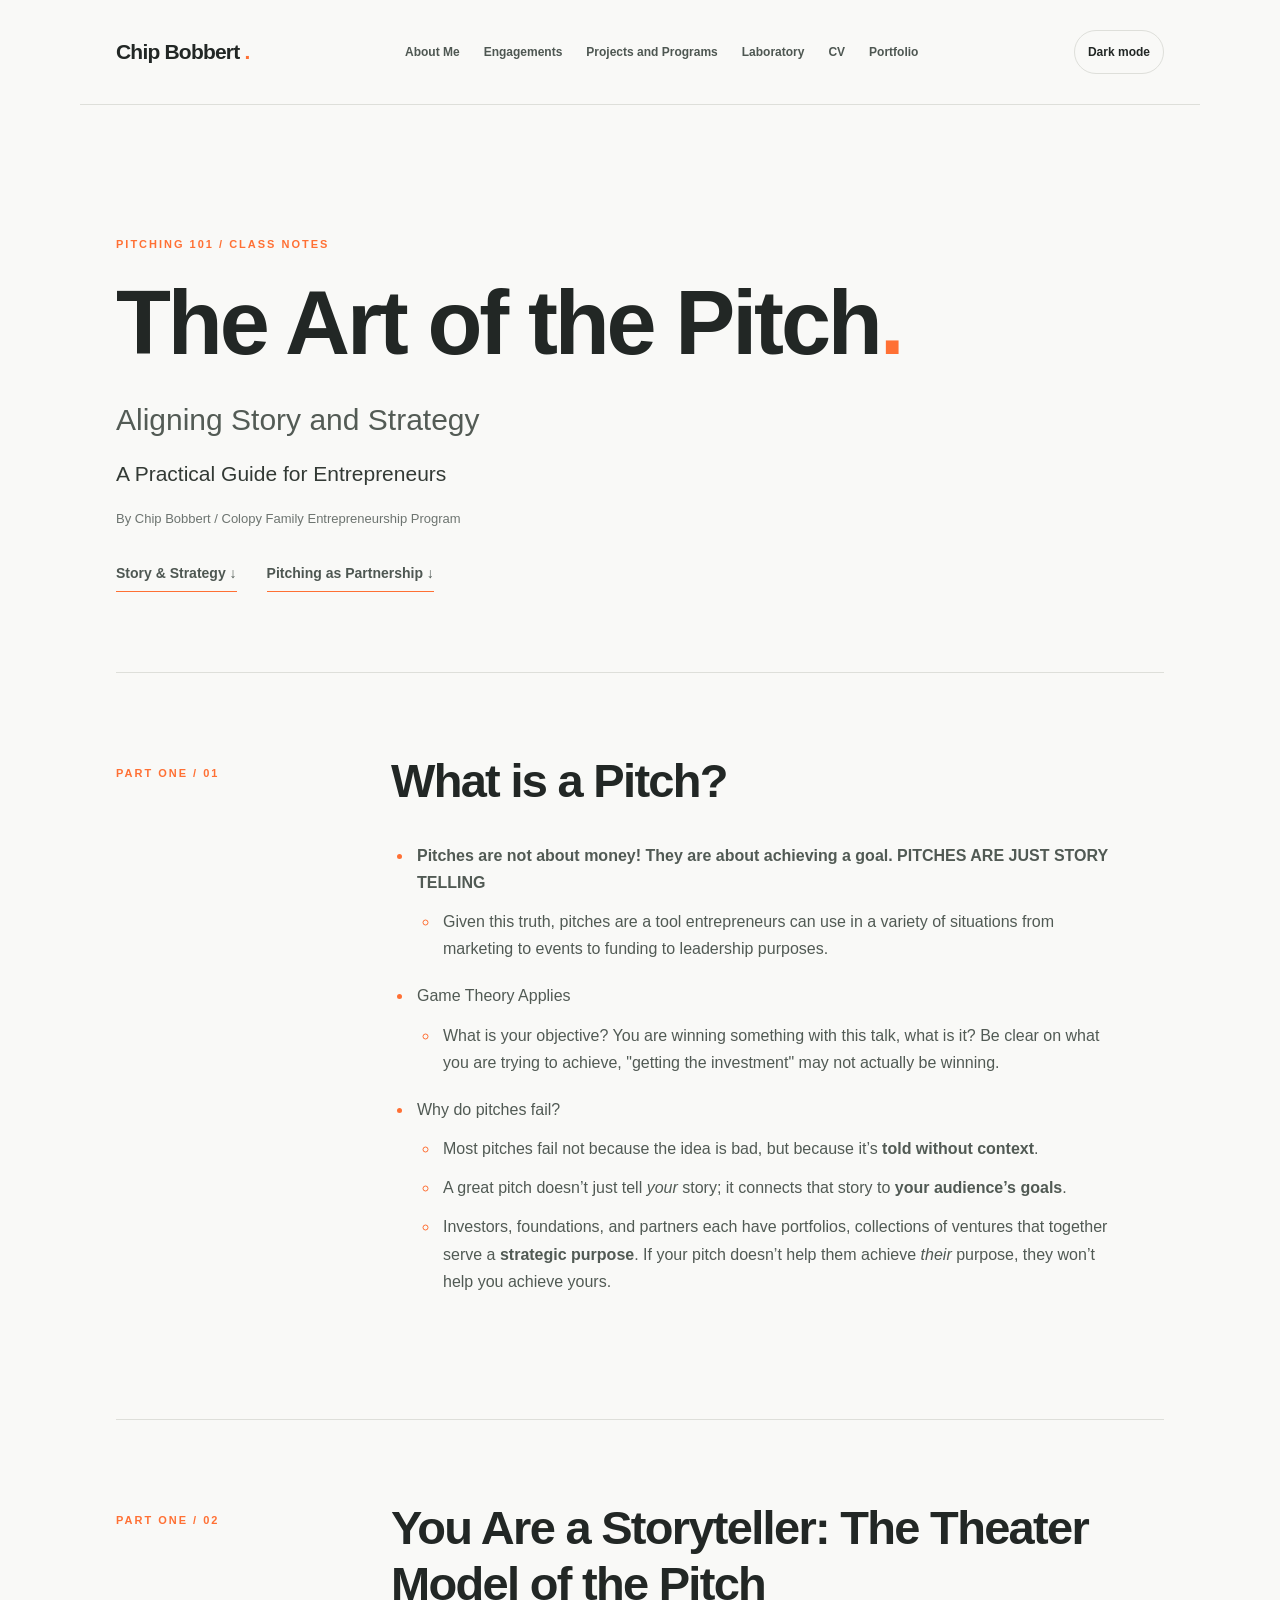
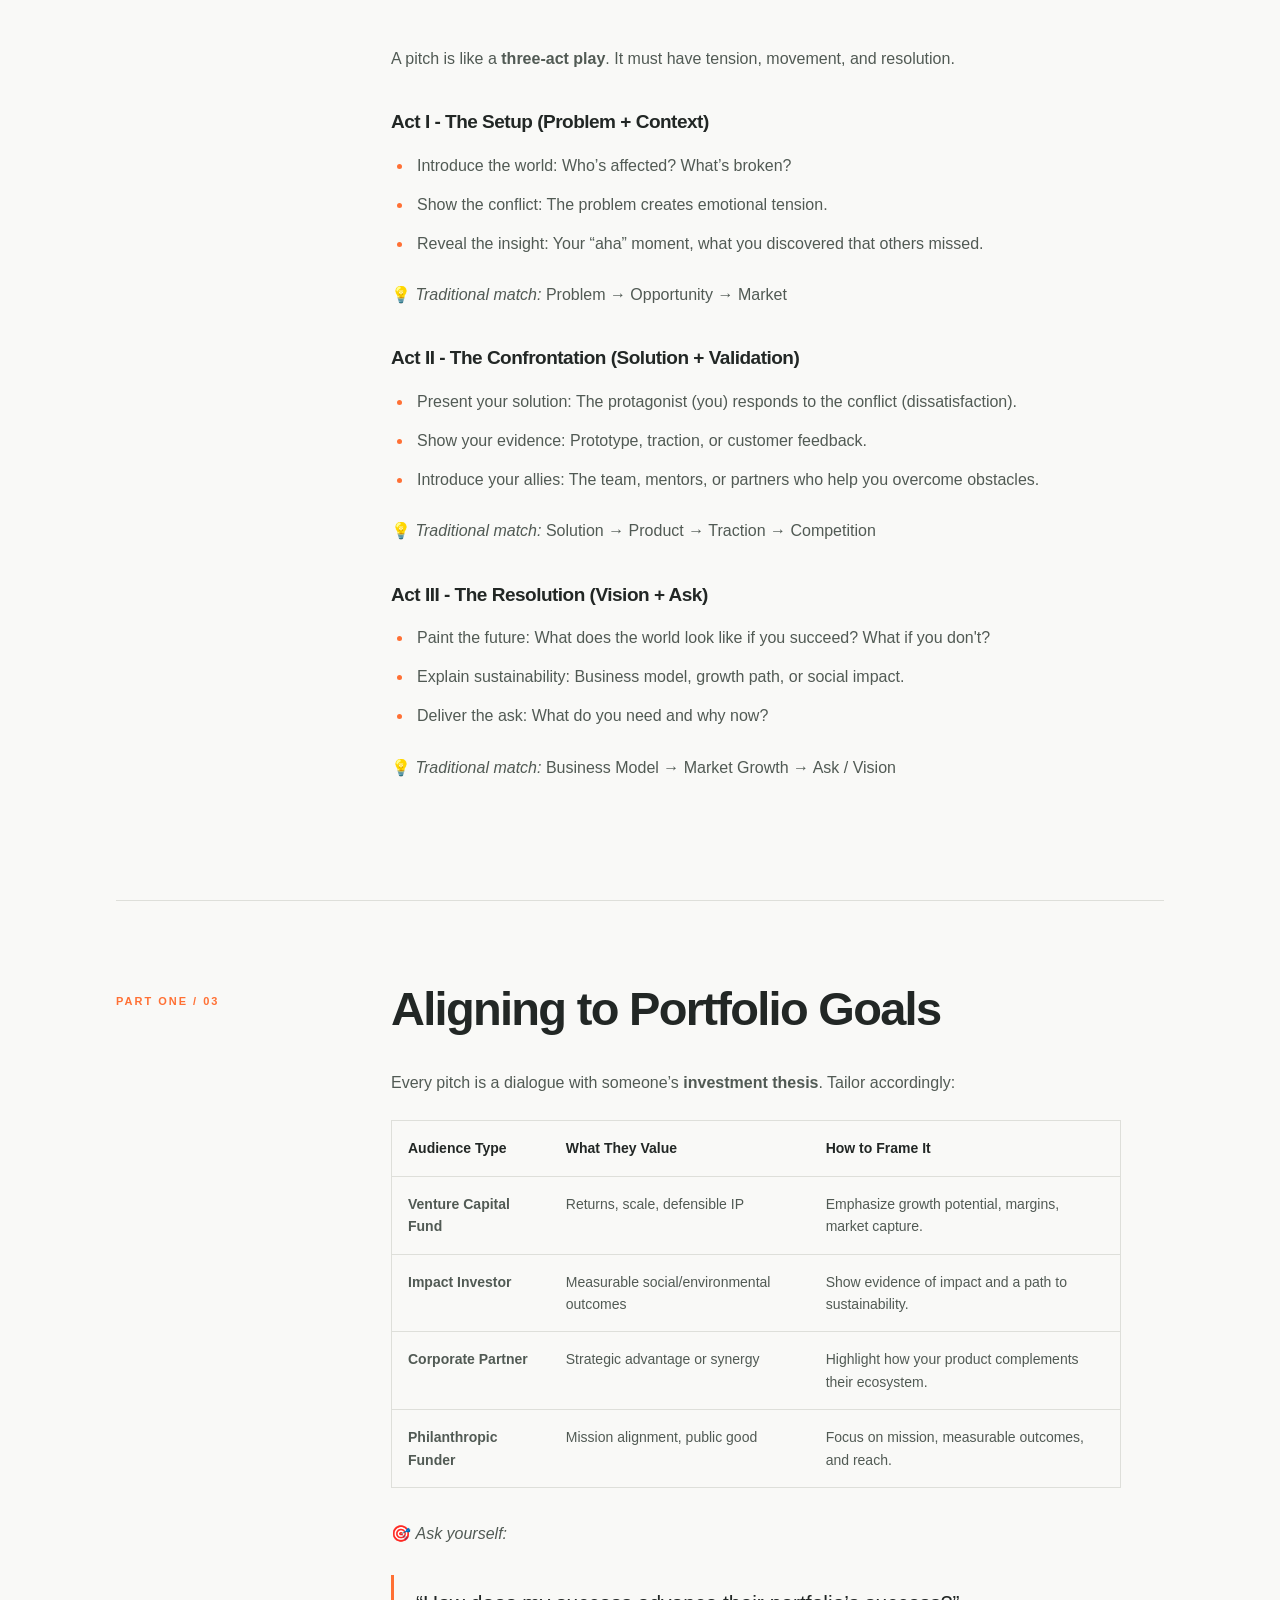
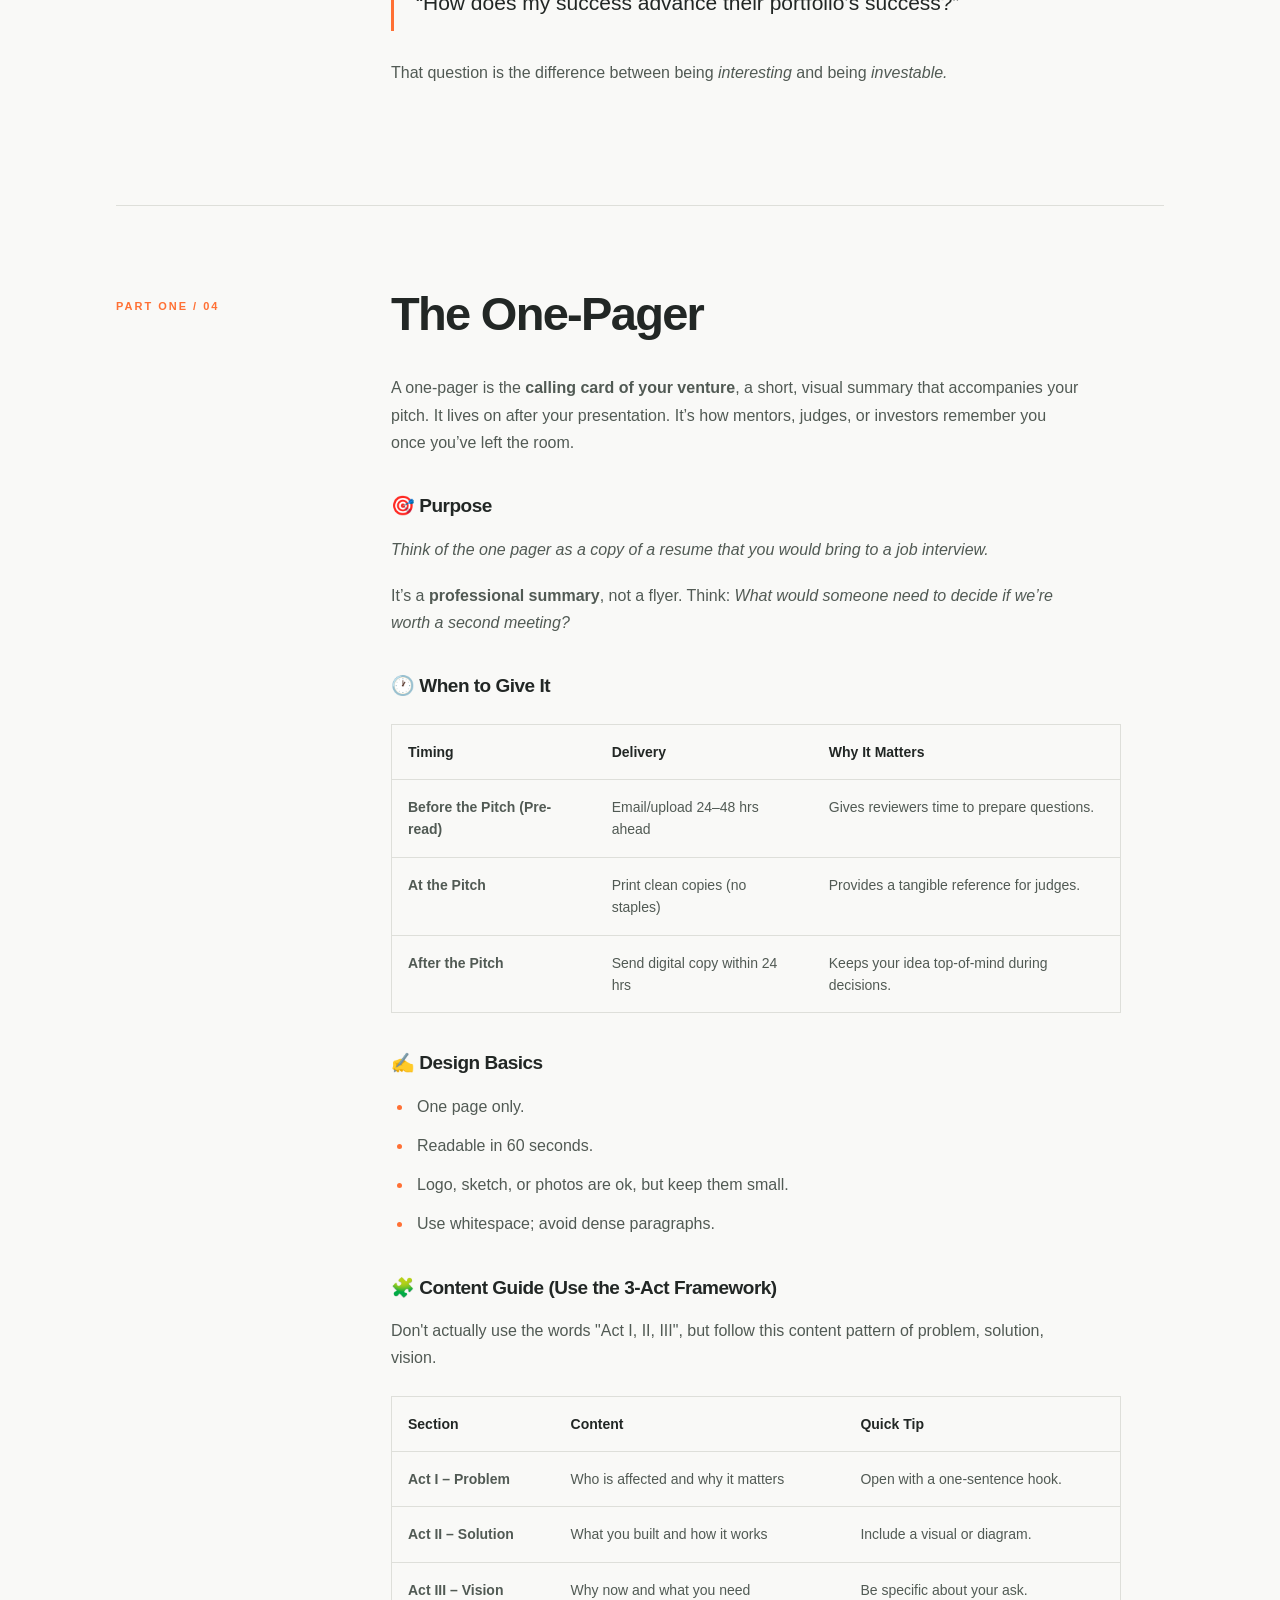
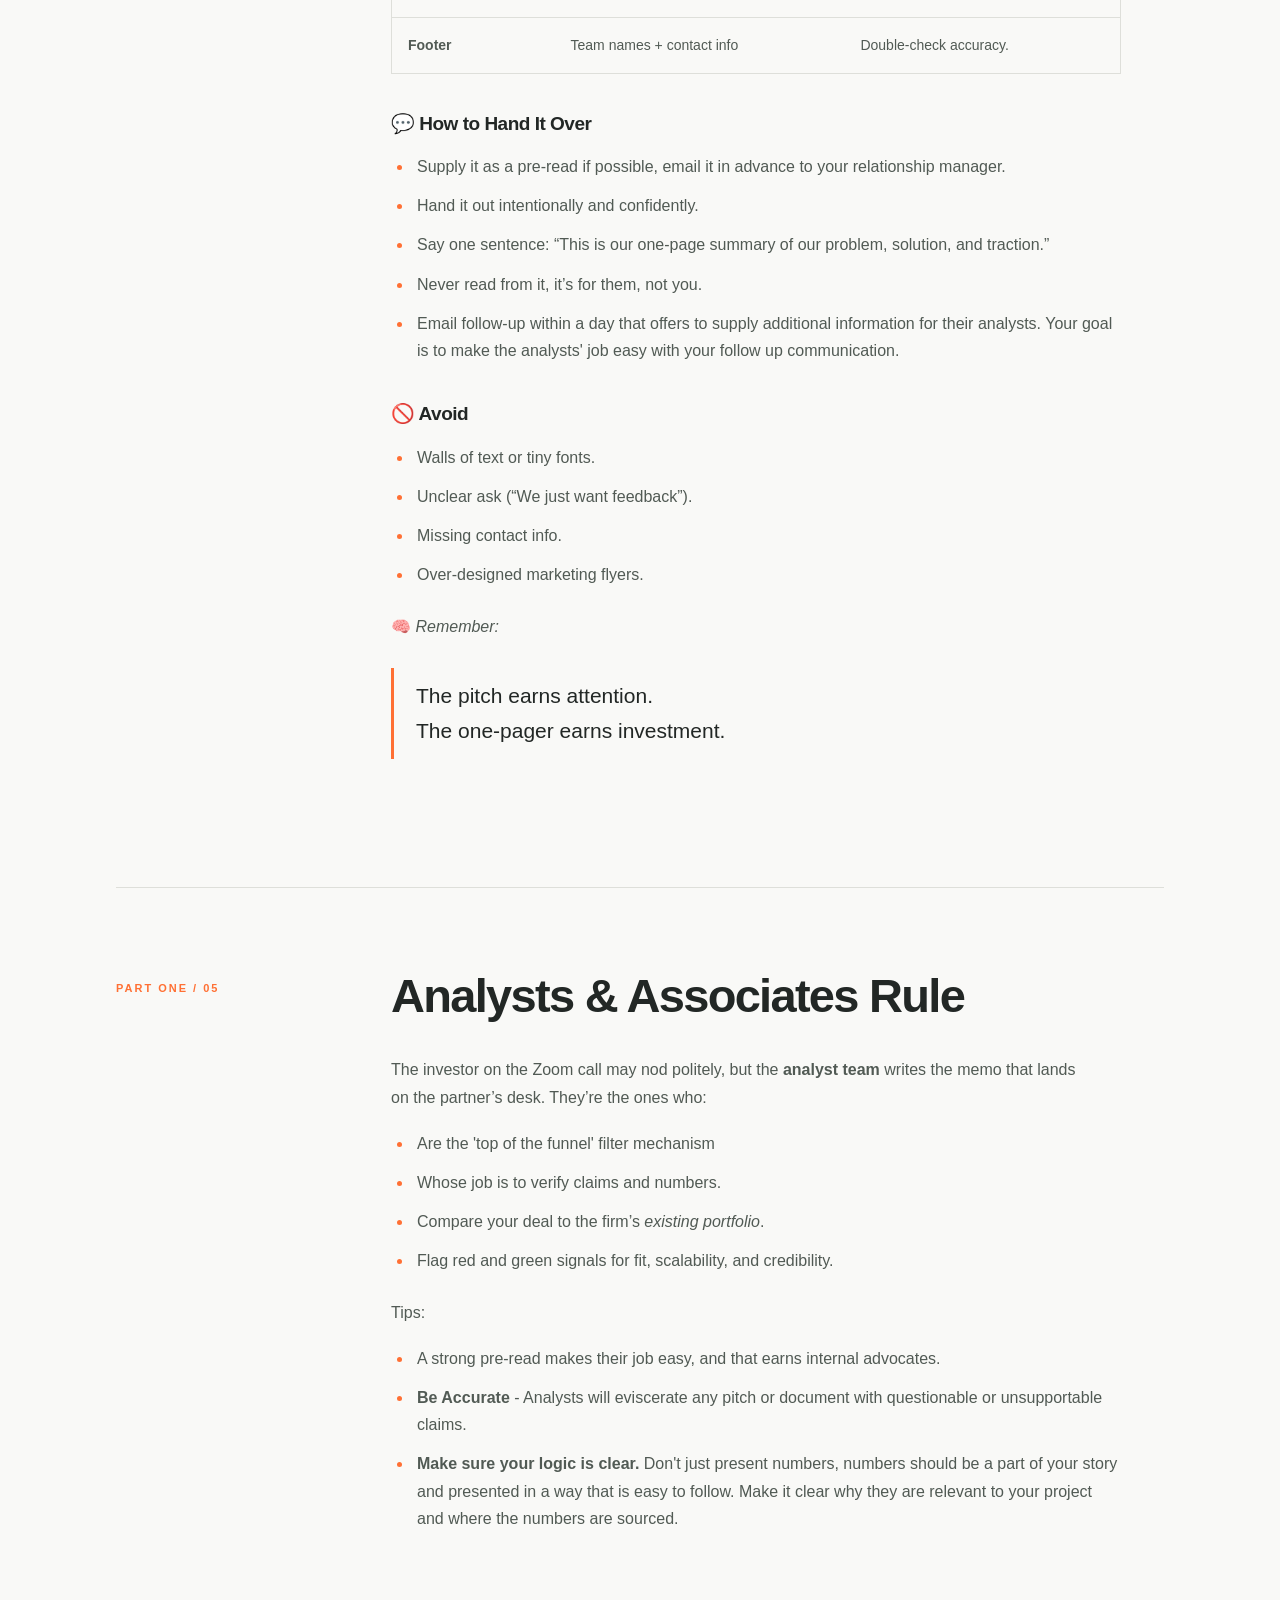
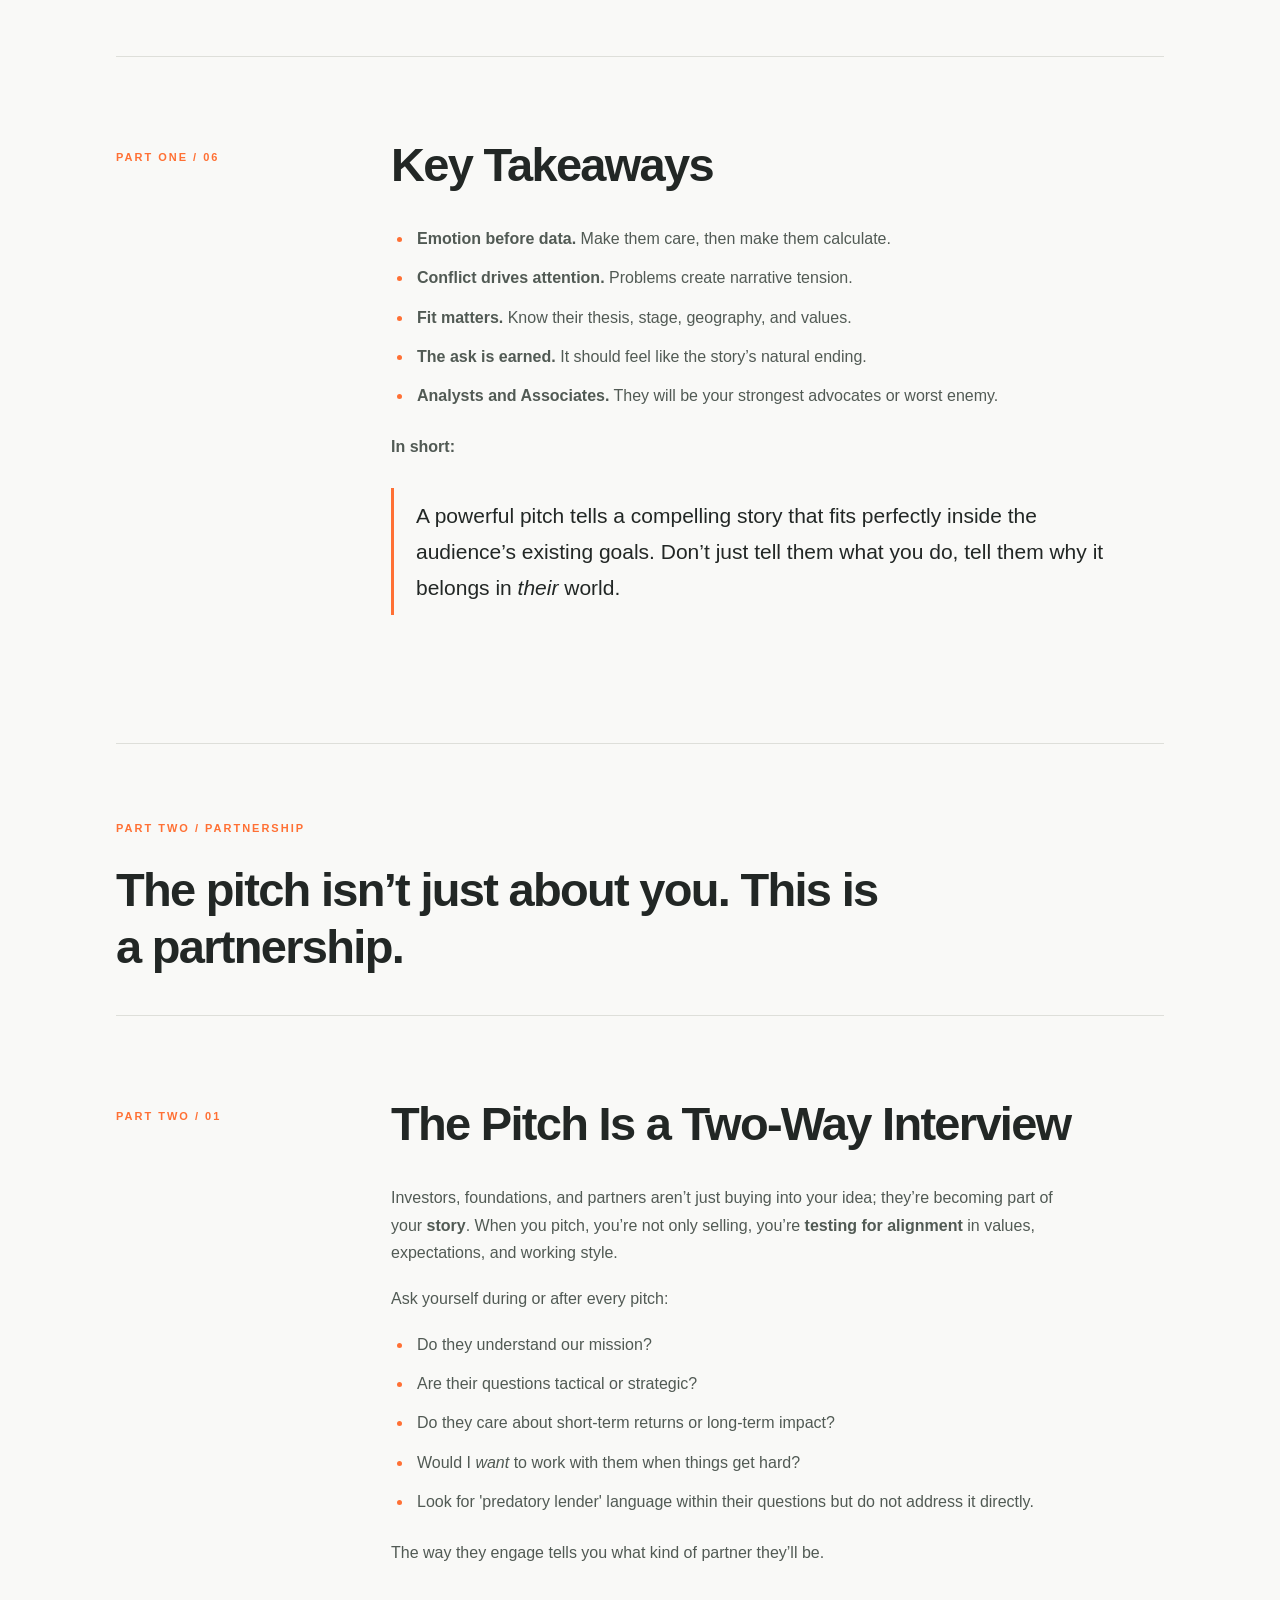
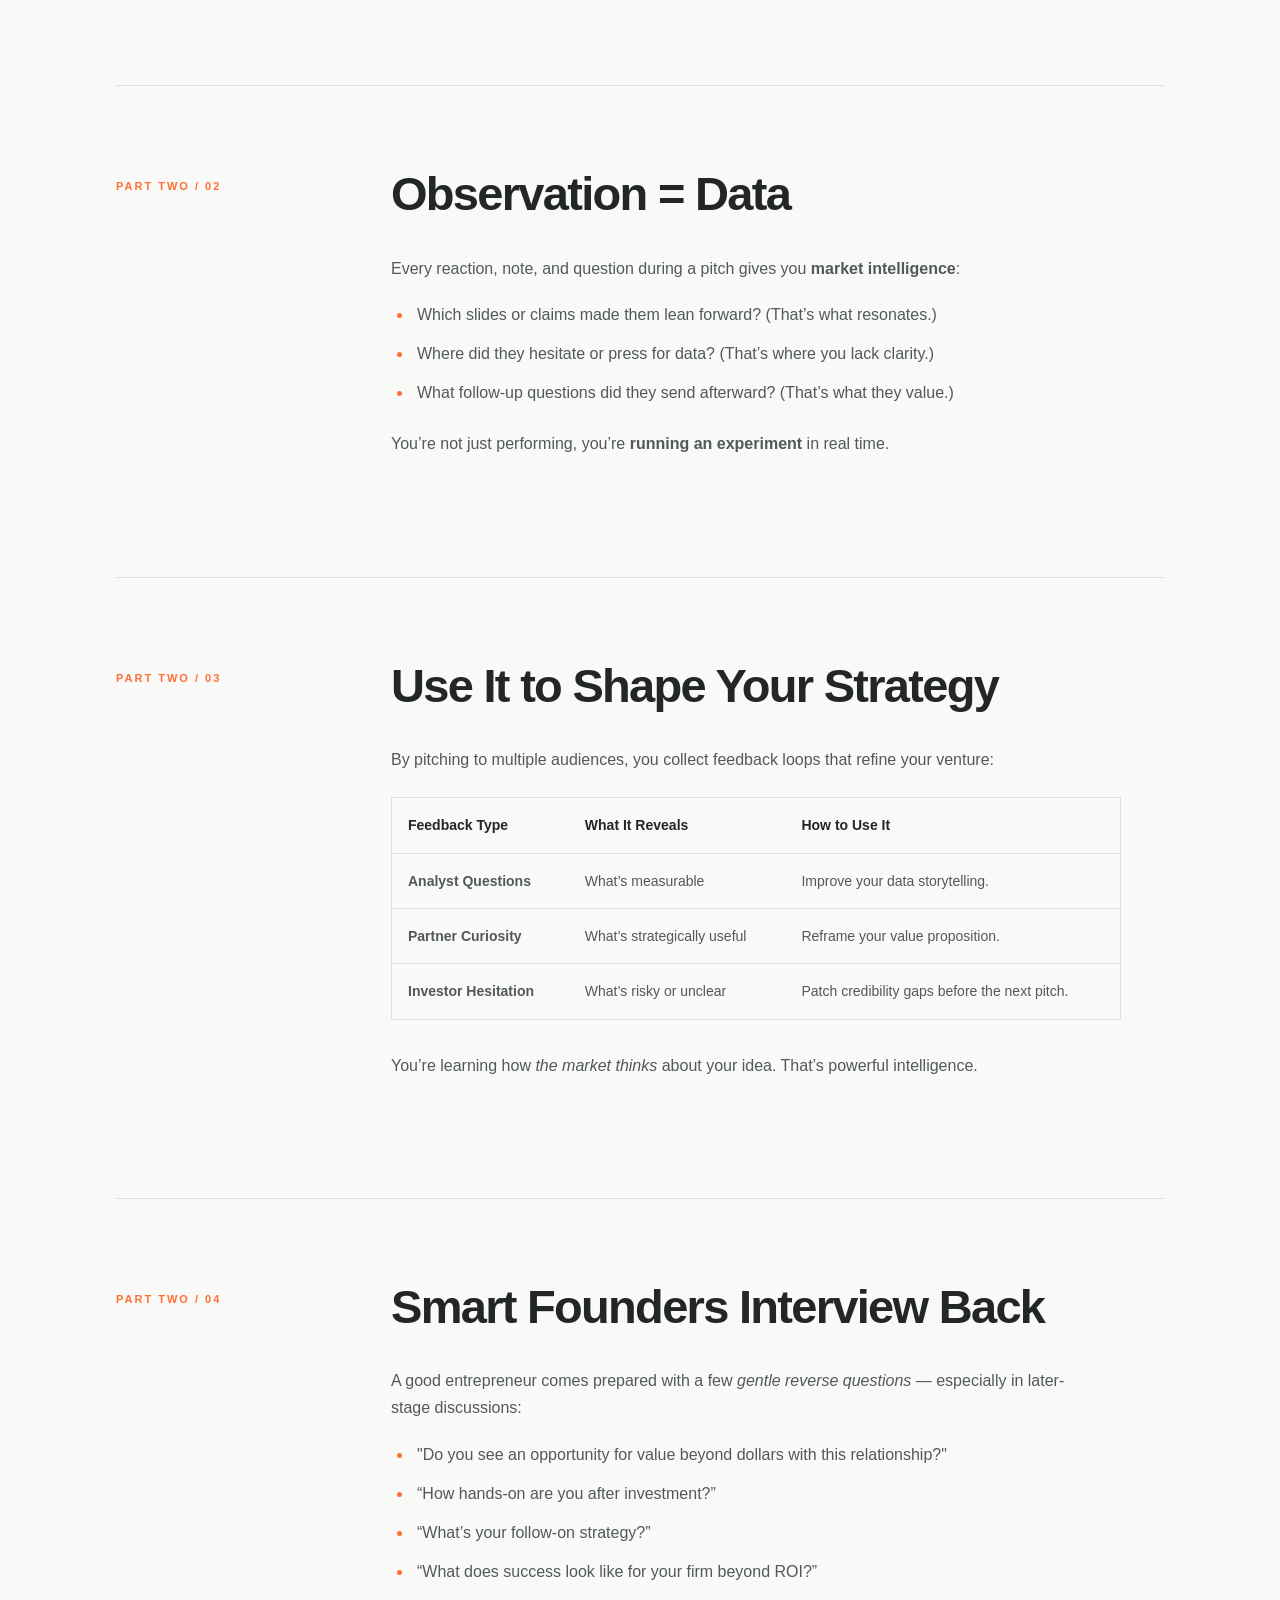
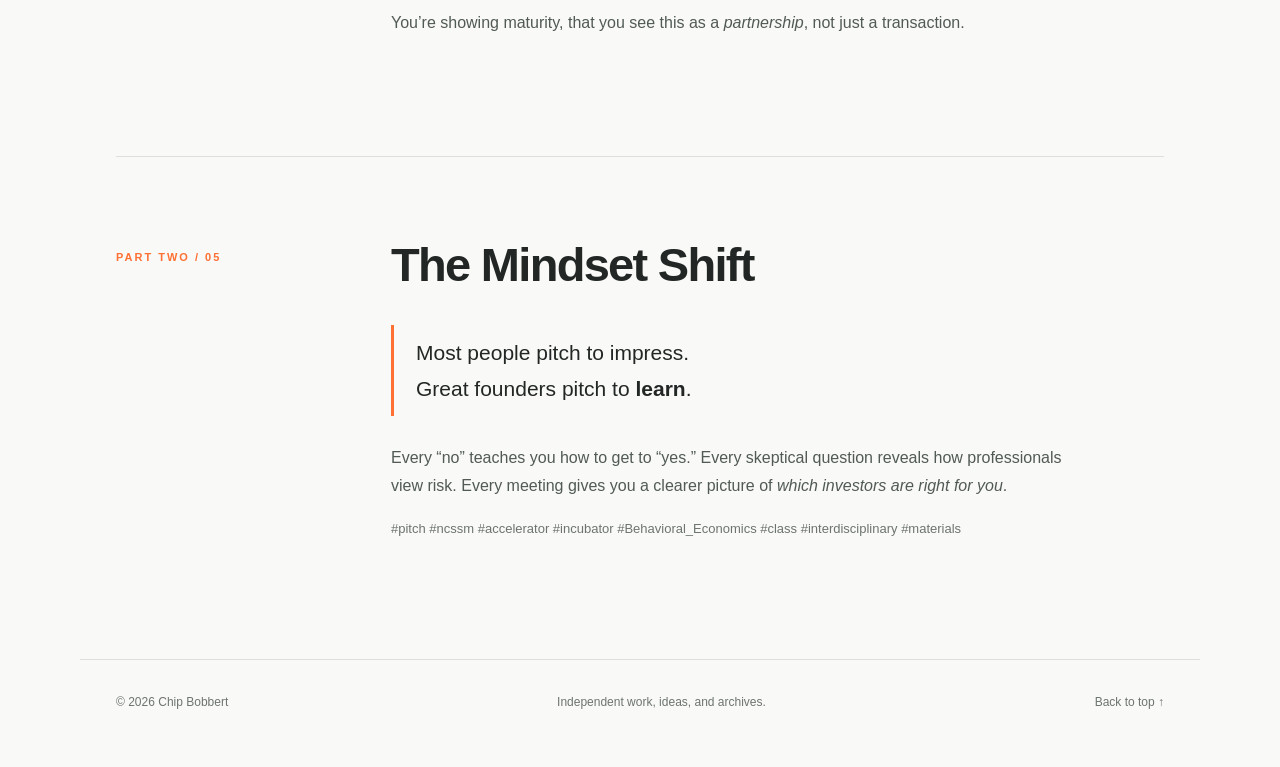
<file: pitching101.html>
<!doctype html>
<html lang="en">
  <head>
    <meta charset="utf-8">
    <meta name="viewport" content="width=device-width, initial-scale=1">
    <meta name="description" content="The Art of the Pitch: Aligning Story and Strategy. A practical guide for entrepreneurs by Chip Bobbert.">
    <title>Pitching 101 | Chip Bobbert</title>
    <script src="theme-init.js">
    </script>
    <link rel="stylesheet" href="styles.css">
    <link rel="stylesheet" href="pitching101.css">
    <link rel="icon" href="/favicon.ico?v=dwb2" sizes="any">
    <link rel="icon" type="image/svg+xml" href="/favicon.svg?v=dwb2">
    <link rel="icon" type="image/png" sizes="32x32" href="/favicon-32.png?v=dwb2">
    <link rel="icon" type="image/png" sizes="16x16" href="/favicon-16.png?v=dwb2">
    <link rel="apple-touch-icon" sizes="180x180" href="/apple-touch-icon.png?v=dwb2">
  </head>
  <body>
    <header class="site-header">
      <a class="brand" href="index.html#home">
        Chip Bobbert
        <span class="brand-dot">
          .
        </span>
      </a>
      <button class="theme-toggle" type="button" aria-label="Switch color theme" aria-pressed="false">
        Dark mode
      </button>
      <button type="button" class="menu-toggle" aria-expanded="false" aria-controls="navigation">
        Menu
        <span aria-hidden="true">
          ☰
        </span>
      </button>
      <nav id="navigation" aria-label="Main navigation">
        <a href="index.html#about">
          About Me
        </a>
        <a href="engagements.html">
          Engagements
        </a>
        <a href="index.html#current">
          Projects and Programs
        </a>
        <a href="index.html#laboratory">
          Laboratory
        </a>
        <a href="cv.html">CV</a>
        <a href="portfolio.html">Portfolio</a>
      </nav>
    </header>
    <main id="home" class="class-page">
      <section class="hero class-hero" aria-labelledby="hero-title">
        <div class="eyebrow">Pitching 101 / Class Notes</div>
        <h1 id="hero-title">The Art of the Pitch<span class="accent">.</span></h1>
        <p class="hero-subtitle">Aligning Story and Strategy</p>
        <p class="lead">A Practical Guide for Entrepreneurs</p>
        <p class="muted small">By Chip Bobbert / Colopy Family Entrepreneurship Program</p>
        <nav class="class-contents" aria-label="Class contents">
          <a class="text-link" href="#what-is-a-pitch">Story &amp; Strategy ↓</a>
          <a class="text-link" href="#partnership">Pitching as Partnership ↓</a>
        </nav>
      </section>
      <section id="what-is-a-pitch" class="section" aria-labelledby="what-is-a-pitch-title">
        <div class="section-label">Part One / 01</div>
        <div class="section-content class-content">
          <h2 id="what-is-a-pitch-title">What is a Pitch?</h2>
<ul>
<li><strong>Pitches are not about money! They are about achieving a goal. PITCHES ARE JUST STORY TELLING</strong>
<ul>
<li>Given this truth, pitches are a tool entrepreneurs can use in a variety of situations from marketing to events to funding to leadership purposes.
</li></ul>
</li>
<li>Game Theory Applies
<ul>
<li>What is your objective?  You are winning something with this talk, what is it?  Be clear on what you are trying to achieve, &quot;getting the investment&quot; may not actually be winning.
</li></ul>
</li>
<li>Why do pitches fail?
<ul>
<li>Most pitches fail not because the idea is bad, but because it’s <strong>told without context</strong>.
</li>
<li>A great pitch doesn’t just tell <em>your</em> story; it connects that story to <strong>your audience’s goals</strong>.
</li>
<li>Investors, foundations, and partners each have portfolios, collections of ventures that together serve a <strong>strategic purpose</strong>.   If your pitch doesn’t help them achieve <em>their</em> purpose, they won’t help you achieve yours.
</li></ul>
</li></ul>
        </div>
      </section>
      <section id="theater-model" class="section" aria-labelledby="theater-model-title">
        <div class="section-label">Part One / 02</div>
        <div class="section-content class-content">
          <h2 id="theater-model-title">You Are a Storyteller: The Theater Model of the Pitch</h2>
<p>A pitch is like a <strong>three-act play</strong>. It must have tension, movement, and resolution.</p>
<h3><strong>Act I - The Setup (Problem + Context)</strong></h3>
<ul>
<li>Introduce the world: Who’s affected? What’s broken?
</li>
<li>Show the conflict: The problem creates emotional tension.
</li>
<li>Reveal the insight: Your “aha” moment, what you discovered that others missed.
</li></ul>
<p>💡 <em>Traditional match:</em> Problem → Opportunity → Market</p>
<h3><strong>Act II - The Confrontation (Solution + Validation)</strong></h3>
<ul>
<li>Present your solution: The protagonist (you) responds to the conflict (dissatisfaction).
</li>
<li>Show your evidence: Prototype, traction, or customer feedback.
</li>
<li>Introduce your allies: The team, mentors, or partners who help you overcome obstacles.
</li></ul>
<p>💡 <em>Traditional match:</em> Solution → Product → Traction → Competition</p>
<h3><strong>Act III - The Resolution (Vision + Ask)</strong></h3>
<ul>
<li>Paint the future: What does the world look like if you succeed? What if you don&#x27;t?
</li>
<li>Explain sustainability: Business model, growth path, or social impact.
</li>
<li>Deliver the ask: What do you need and why now?
</li></ul>
<p>💡 <em>Traditional match:</em> Business Model → Market Growth → Ask / Vision</p>
        </div>
      </section>
      <section id="portfolio-goals" class="section" aria-labelledby="portfolio-goals-title">
        <div class="section-label">Part One / 03</div>
        <div class="section-content class-content">
          <h2 id="portfolio-goals-title">Aligning to Portfolio Goals</h2>
<p>Every pitch is a dialogue with someone’s <strong>investment thesis</strong>. Tailor accordingly:</p>
<div class="class-table" role="region" aria-label="Audience Type / What They Value / How to Frame It" tabindex="0">
<table>
<thead><tr><th scope="col">Audience Type</th><th scope="col">What They Value</th><th scope="col">How to Frame It</th></tr></thead>
<tbody>
<tr><td><strong>Venture Capital Fund</strong></td><td>Returns, scale, defensible IP</td><td>Emphasize growth potential, margins, market capture.</td></tr>
<tr><td><strong>Impact Investor</strong></td><td>Measurable social/environmental outcomes</td><td>Show evidence of impact and a path to sustainability.</td></tr>
<tr><td><strong>Corporate Partner</strong></td><td>Strategic advantage or synergy</td><td>Highlight how your product complements their ecosystem.</td></tr>
<tr><td><strong>Philanthropic Funder</strong></td><td>Mission alignment, public good</td><td>Focus on mission, measurable outcomes, and reach.</td></tr>
</tbody>
</table>
</div>
<p>🎯 <em>Ask yourself:</em></p>
<blockquote><p>“How does my success advance their portfolio’s success?”</p></blockquote>
<p>That question is the difference between being <em>interesting</em> and being <em>investable.</em></p>
        </div>
      </section>
      <section id="one-pager" class="section" aria-labelledby="one-pager-title">
        <div class="section-label">Part One / 04</div>
        <div class="section-content class-content">
          <h2 id="one-pager-title">The One-Pager</h2>
<p>A one-pager is the <strong>calling card of your venture</strong>, a short, visual summary that accompanies your pitch.  It lives on after your presentation. It’s how mentors, judges, or investors remember you once you’ve left the room.</p>
<h3>🎯 <strong>Purpose</strong></h3>
<p><em>Think of the one pager as a copy of a resume that you would bring to a job interview.</em></p>
<p>It’s a <strong>professional summary</strong>, not a flyer. Think: <em>What would someone need to decide if we’re worth a second meeting?</em></p>
<h3>🕐 <strong>When to Give It</strong></h3>
<div class="class-table" role="region" aria-label="Timing / Delivery / Why It Matters" tabindex="0">
<table>
<thead><tr><th scope="col">Timing</th><th scope="col">Delivery</th><th scope="col">Why It Matters</th></tr></thead>
<tbody>
<tr><td><strong>Before the Pitch (Pre-read)</strong></td><td>Email/upload 24–48 hrs ahead</td><td>Gives reviewers time to prepare questions.</td></tr>
<tr><td><strong>At the Pitch</strong></td><td>Print clean copies (no staples)</td><td>Provides a tangible reference for judges.</td></tr>
<tr><td><strong>After the Pitch</strong></td><td>Send digital copy within 24 hrs</td><td>Keeps your idea top-of-mind during decisions.</td></tr>
</tbody>
</table>
</div>
<h3>✍️ <strong>Design Basics</strong></h3>
<ul>
<li>One page only.
</li>
<li>Readable in 60 seconds.
</li>
<li>Logo, sketch, or photos are ok, but keep them small.
</li>
<li>Use whitespace; avoid dense paragraphs.
</li></ul>
<h3>🧩 <strong>Content Guide</strong> (Use the 3-Act Framework)</h3>
<p>Don&#x27;t actually use the words &quot;Act I, II, III&quot;, but follow this content pattern of problem, solution, vision.</p>
<div class="class-table" role="region" aria-label="Section / Content / Quick Tip" tabindex="0">
<table>
<thead><tr><th scope="col">Section</th><th scope="col">Content</th><th scope="col">Quick Tip</th></tr></thead>
<tbody>
<tr><td><strong>Act I – Problem</strong></td><td>Who is affected and why it matters</td><td>Open with a one-sentence hook.</td></tr>
<tr><td><strong>Act II – Solution</strong></td><td>What you built and how it works</td><td>Include a visual or diagram.</td></tr>
<tr><td><strong>Act III – Vision</strong></td><td>Why now and what you need</td><td>Be specific about your ask.</td></tr>
<tr><td><strong>Footer</strong></td><td>Team names + contact info</td><td>Double-check accuracy.</td></tr>
</tbody>
</table>
</div>
<h3>💬 <strong>How to Hand It Over</strong></h3>
<ul>
<li>Supply it as a pre-read if possible, email it in advance to your relationship manager.
</li>
<li>Hand it out intentionally and confidently.
</li>
<li>Say one sentence: “This is our one-page summary of our problem, solution, and traction.”
</li>
<li>Never read from it, it’s for them, not you.
</li>
<li>Email follow-up within a day that offers to supply additional information for their analysts.  Your goal is to make the analysts&#x27; job easy with your follow up communication.
</li></ul>
<h3>🚫 <strong>Avoid</strong></h3>
<ul>
<li>Walls of text or tiny fonts.
</li>
<li>Unclear ask (“We just want feedback”).
</li>
<li>Missing contact info.
</li>
<li>Over-designed marketing flyers.
</li></ul>
<p>🧠 <em>Remember:</em></p>
<blockquote><p>The pitch earns attention.<br>
The one-pager earns investment.</p></blockquote>
        </div>
      </section>
      <section id="analysts" class="section" aria-labelledby="analysts-title">
        <div class="section-label">Part One / 05</div>
        <div class="section-content class-content">
          <h2 id="analysts-title">Analysts &amp; Associates Rule</h2>
<p>The investor on the Zoom call may nod politely, but the <strong>analyst team</strong> writes the memo that lands on the partner’s desk.  They’re the ones who:</p>
<ul>
<li>Are the &#x27;top of the funnel&#x27; filter mechanism
</li>
<li>Whose job is to verify claims and numbers.
</li>
<li>Compare your deal to the firm’s <em>existing portfolio</em>.
</li>
<li>Flag red and green signals for fit, scalability, and credibility.
</li></ul>
<p>Tips:</p>
<ul>
<li>A strong pre-read makes their job easy, and that earns internal advocates.
</li>
<li><strong>Be Accurate</strong> - Analysts will eviscerate any pitch or document with questionable or unsupportable claims.
</li>
<li><strong>Make sure your logic is clear.</strong>  Don&#x27;t just present numbers, numbers should be a part of your story and presented in a way that is easy to follow. Make it clear why they are relevant to your project and where the numbers are sourced.
</li></ul>
        </div>
      </section>
      <section id="takeaways" class="section" aria-labelledby="takeaways-title">
        <div class="section-label">Part One / 06</div>
        <div class="section-content class-content">
          <h2 id="takeaways-title">Key Takeaways</h2>
<ul>
<li><strong>Emotion before data.</strong> Make them care, then make them calculate.
</li>
<li><strong>Conflict drives attention.</strong> Problems create narrative tension.
</li>
<li><strong>Fit matters.</strong> Know their thesis, stage, geography, and values.
</li>
<li><strong>The ask is earned.</strong> It should feel like the story’s natural ending.
</li>
<li><strong>Analysts and Associates.</strong> They will be your strongest advocates or worst enemy.
</li></ul>
<p><strong>In short:</strong></p>
<blockquote><p>A powerful pitch tells a compelling story that fits perfectly inside the audience’s existing goals.  Don’t just tell them what you do, tell them why it belongs in <em>their</em> world.</p></blockquote>
        </div>
      </section>
      <section id="partnership" class="class-part" aria-labelledby="partnership-title">
        <div class="eyebrow">Part Two / Partnership</div>
        <h2 id="partnership-title">The pitch isn’t just about you. This is a partnership.</h2>
      </section>
      <section id="two-way-interview" class="section" aria-labelledby="two-way-interview-title">
        <div class="section-label">Part Two / 01</div>
        <div class="section-content class-content">
          <h2 id="two-way-interview-title">The Pitch Is a Two-Way Interview</h2>
<p>Investors, foundations, and partners aren’t just buying into your idea; they’re becoming part of your <strong>story</strong>.  When you pitch, you’re not only selling, you’re <strong>testing for alignment</strong> in values, expectations, and working style.</p>
<p>Ask yourself during or after every pitch:</p>
<ul>
<li>Do they understand our mission?
</li>
<li>Are their questions tactical or strategic?
</li>
<li>Do they care about short-term returns or long-term impact?
</li>
<li>Would I <em>want</em> to work with them when things get hard?
</li>
<li>Look for &#x27;predatory lender&#x27; language within their questions but do not address it directly.
</li></ul>
<p>The way they engage tells you what kind of partner they’ll be.</p>
        </div>
      </section>
      <section id="observation" class="section" aria-labelledby="observation-title">
        <div class="section-label">Part Two / 02</div>
        <div class="section-content class-content">
          <h2 id="observation-title">Observation = Data</h2>
<p>Every reaction, note, and question during a pitch gives you <strong>market intelligence</strong>:</p>
<ul>
<li>Which slides or claims made them lean forward? (That’s what resonates.)
</li>
<li>Where did they hesitate or press for data? (That’s where you lack clarity.)
</li>
<li>What follow-up questions did they send afterward? (That’s what they value.)
</li></ul>
<p>You’re not just performing, you’re <strong>running an experiment</strong> in real time.</p>
        </div>
      </section>
      <section id="strategy" class="section" aria-labelledby="strategy-title">
        <div class="section-label">Part Two / 03</div>
        <div class="section-content class-content">
          <h2 id="strategy-title">Use It to Shape Your Strategy</h2>
<p>By pitching to multiple audiences, you collect feedback loops that refine your venture:</p>
<div class="class-table" role="region" aria-label="Feedback Type / What It Reveals / How to Use It" tabindex="0">
<table>
<thead><tr><th scope="col">Feedback Type</th><th scope="col">What It Reveals</th><th scope="col">How to Use It</th></tr></thead>
<tbody>
<tr><td><strong>Analyst Questions</strong></td><td>What’s measurable</td><td>Improve your data storytelling.</td></tr>
<tr><td><strong>Partner Curiosity</strong></td><td>What’s strategically useful</td><td>Reframe your value proposition.</td></tr>
<tr><td><strong>Investor Hesitation</strong></td><td>What’s risky or unclear</td><td>Patch credibility gaps before the next pitch.</td></tr>
</tbody>
</table>
</div>
<p>You’re learning how <em>the market thinks</em> about your idea. That’s powerful intelligence.</p>
        </div>
      </section>
      <section id="interview-back" class="section" aria-labelledby="interview-back-title">
        <div class="section-label">Part Two / 04</div>
        <div class="section-content class-content">
          <h2 id="interview-back-title">Smart Founders Interview Back</h2>
<p>A good entrepreneur comes prepared with a few <em>gentle reverse questions</em> — especially in later-stage discussions:</p>
<ul>
<li>&quot;Do you see an opportunity for value beyond dollars with this relationship?&quot;
</li>
<li>“How hands-on are you after investment?”
</li>
<li>“What’s your follow-on strategy?”
</li>
<li>“What does success look like for your firm beyond ROI?”
</li></ul>
<p>You’re showing maturity, that you see this as a <em>partnership</em>, not just a transaction.</p>
        </div>
      </section>
      <section id="mindset" class="section" aria-labelledby="mindset-title">
        <div class="section-label">Part Two / 05</div>
        <div class="section-content class-content">
          <h2 id="mindset-title">The Mindset Shift</h2>
<blockquote><p>Most people pitch to impress.<br>
Great founders pitch to <strong>learn</strong>.</p></blockquote>
<p>Every “no” teaches you how to get to “yes.” Every skeptical question reveals how professionals view risk. Every meeting gives you a clearer picture of <em>which investors are right for you</em>.</p>
<p class="muted small class-tags">#pitch #ncssm #accelerator #incubator #Behavioral_Economics #class #interdisciplinary #materials</p>
        </div>
      </section>
    </main>
    <footer>
      <span>
        ©
        <span id="year">
          2026
        </span>
        Chip Bobbert
      </span>
      <span>
        Independent work, ideas, and archives.
      </span>
      <a href="#home">
        Back to top ↑
      </a>
    </footer>
    <script src="script.js">
    </script>
  </body>
</html>
</file>
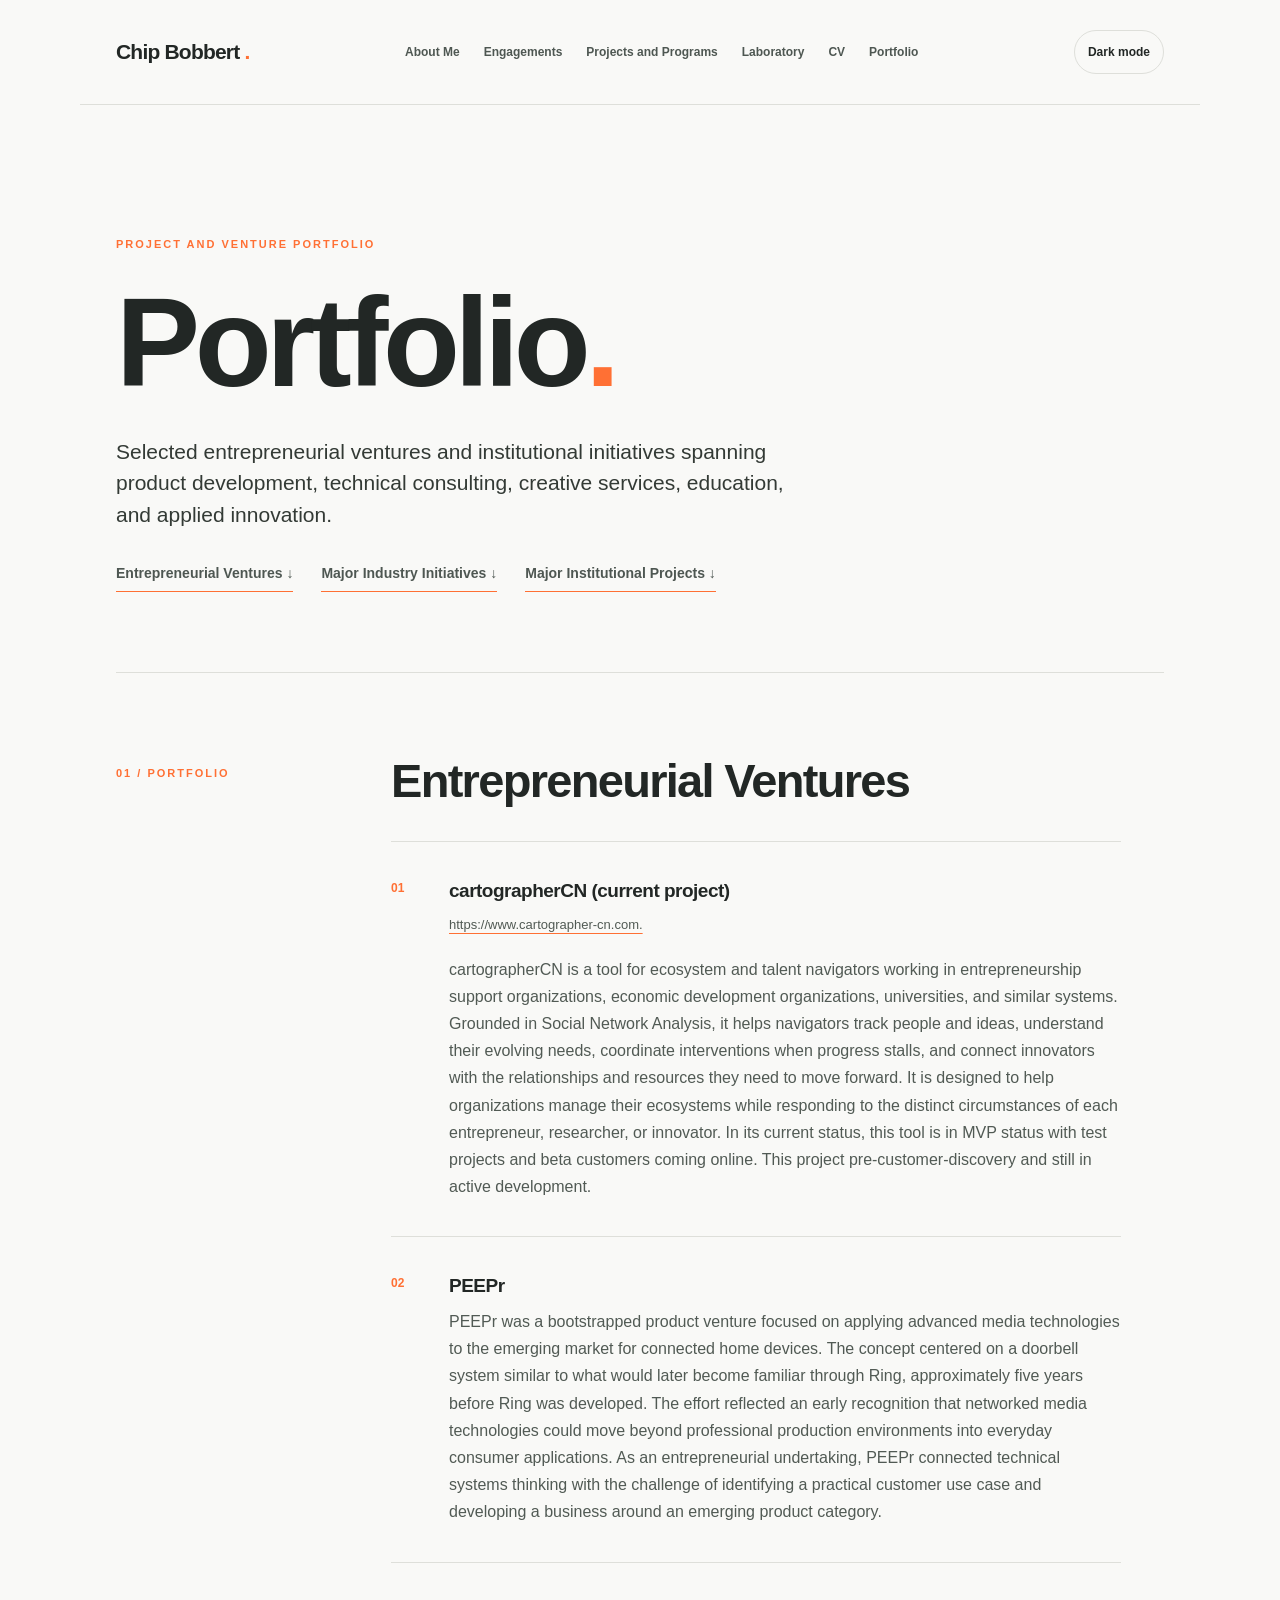
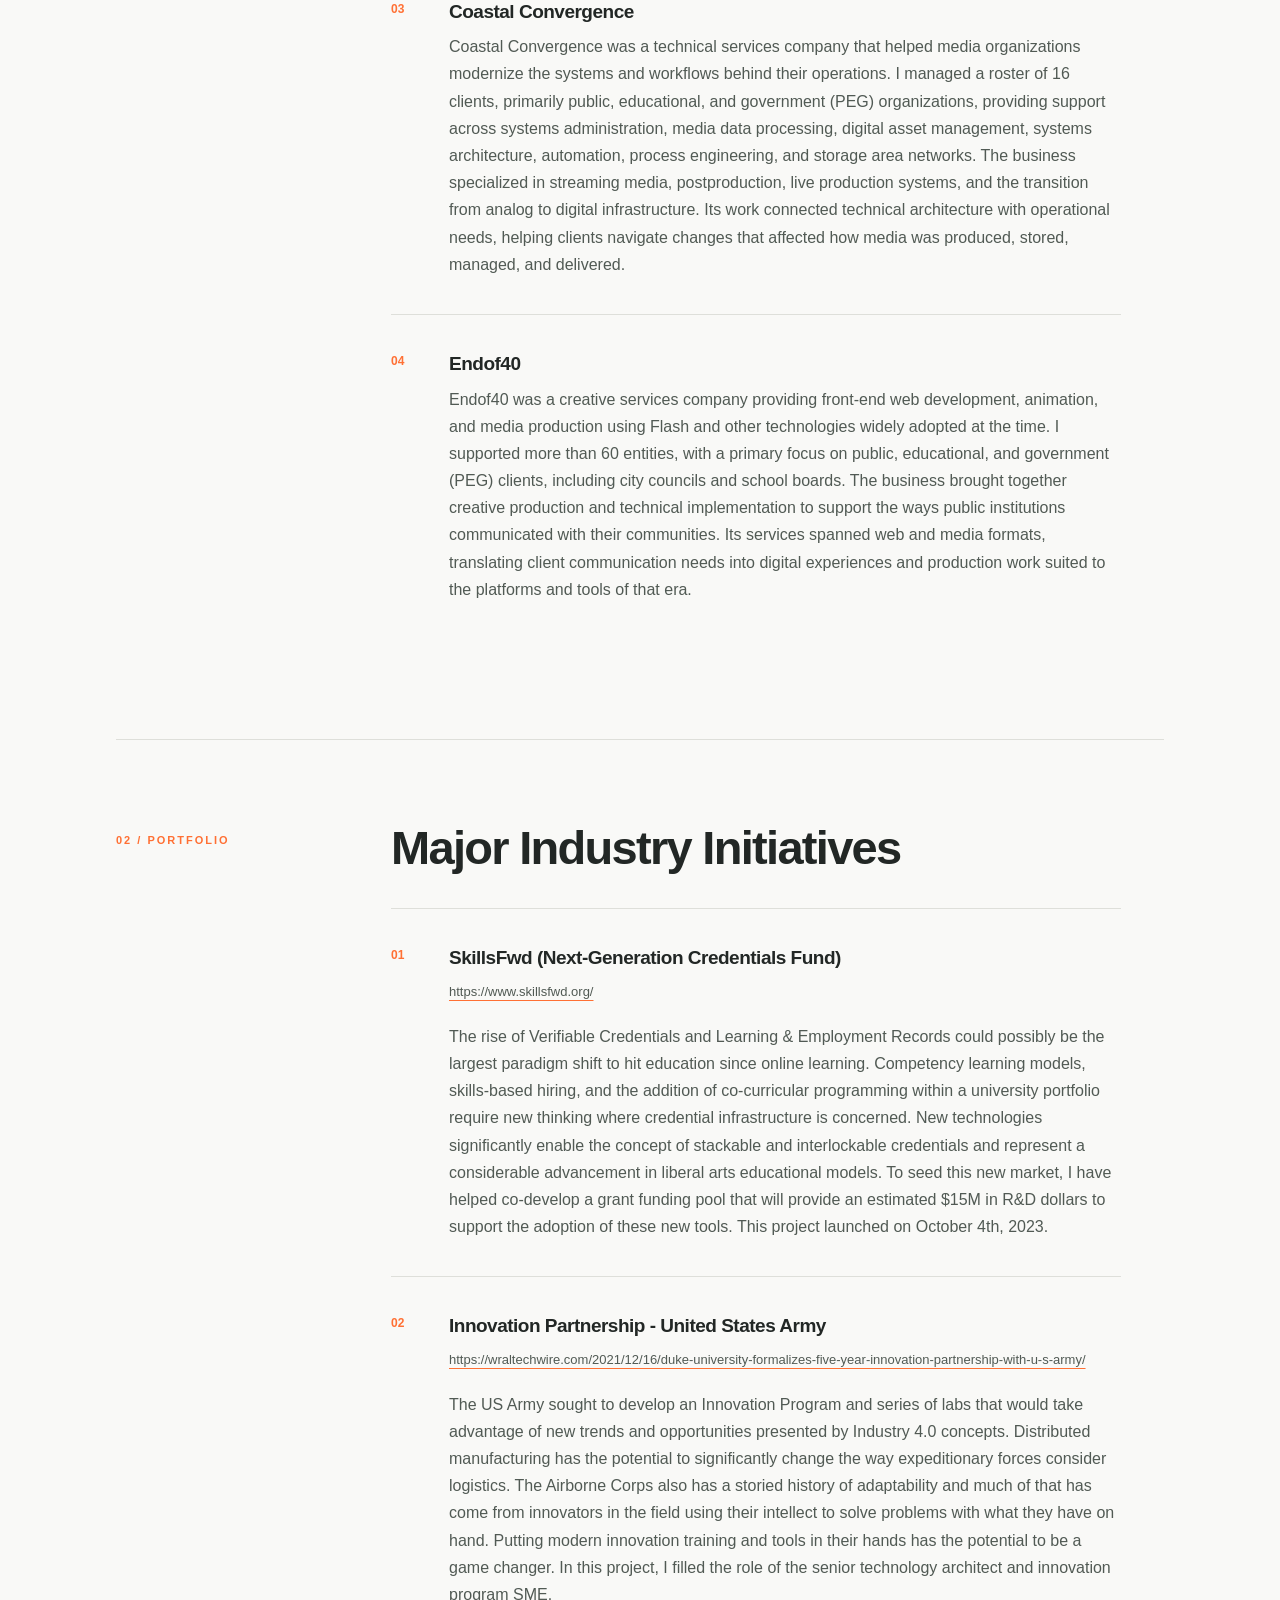
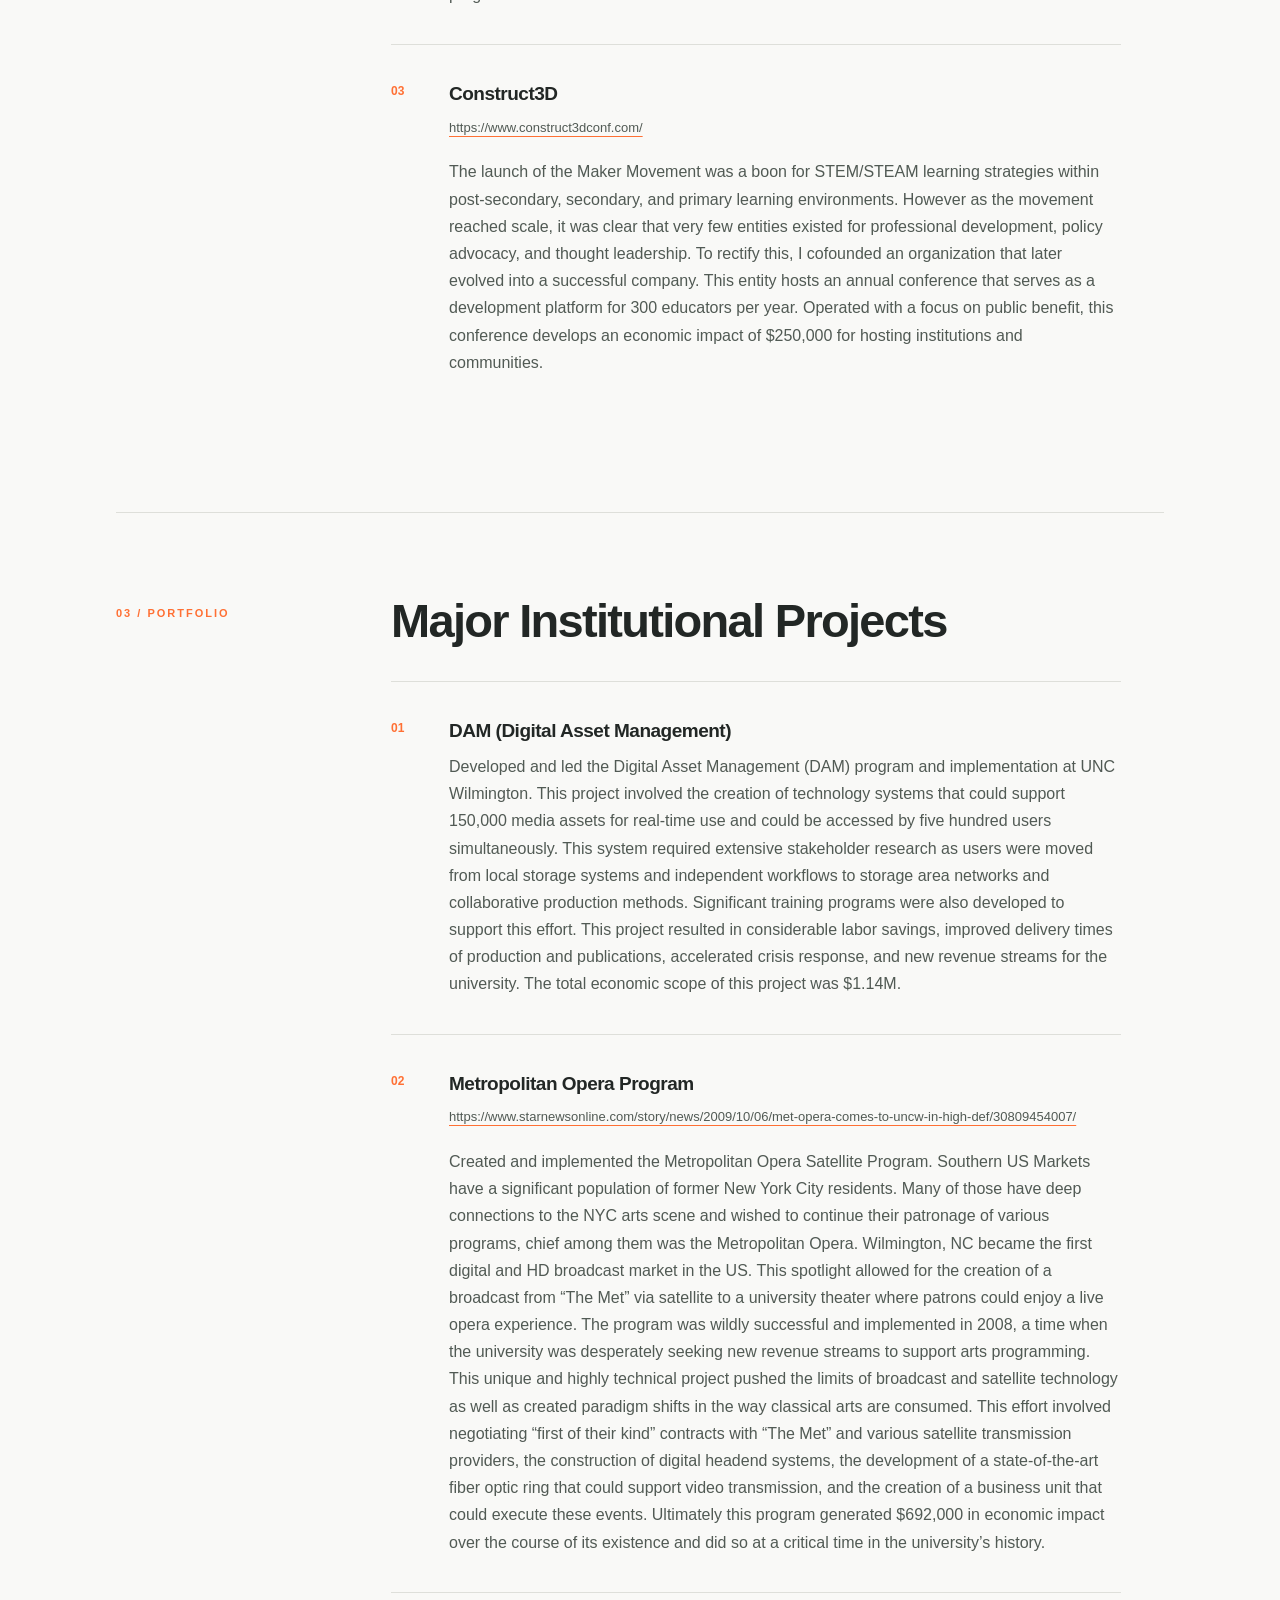
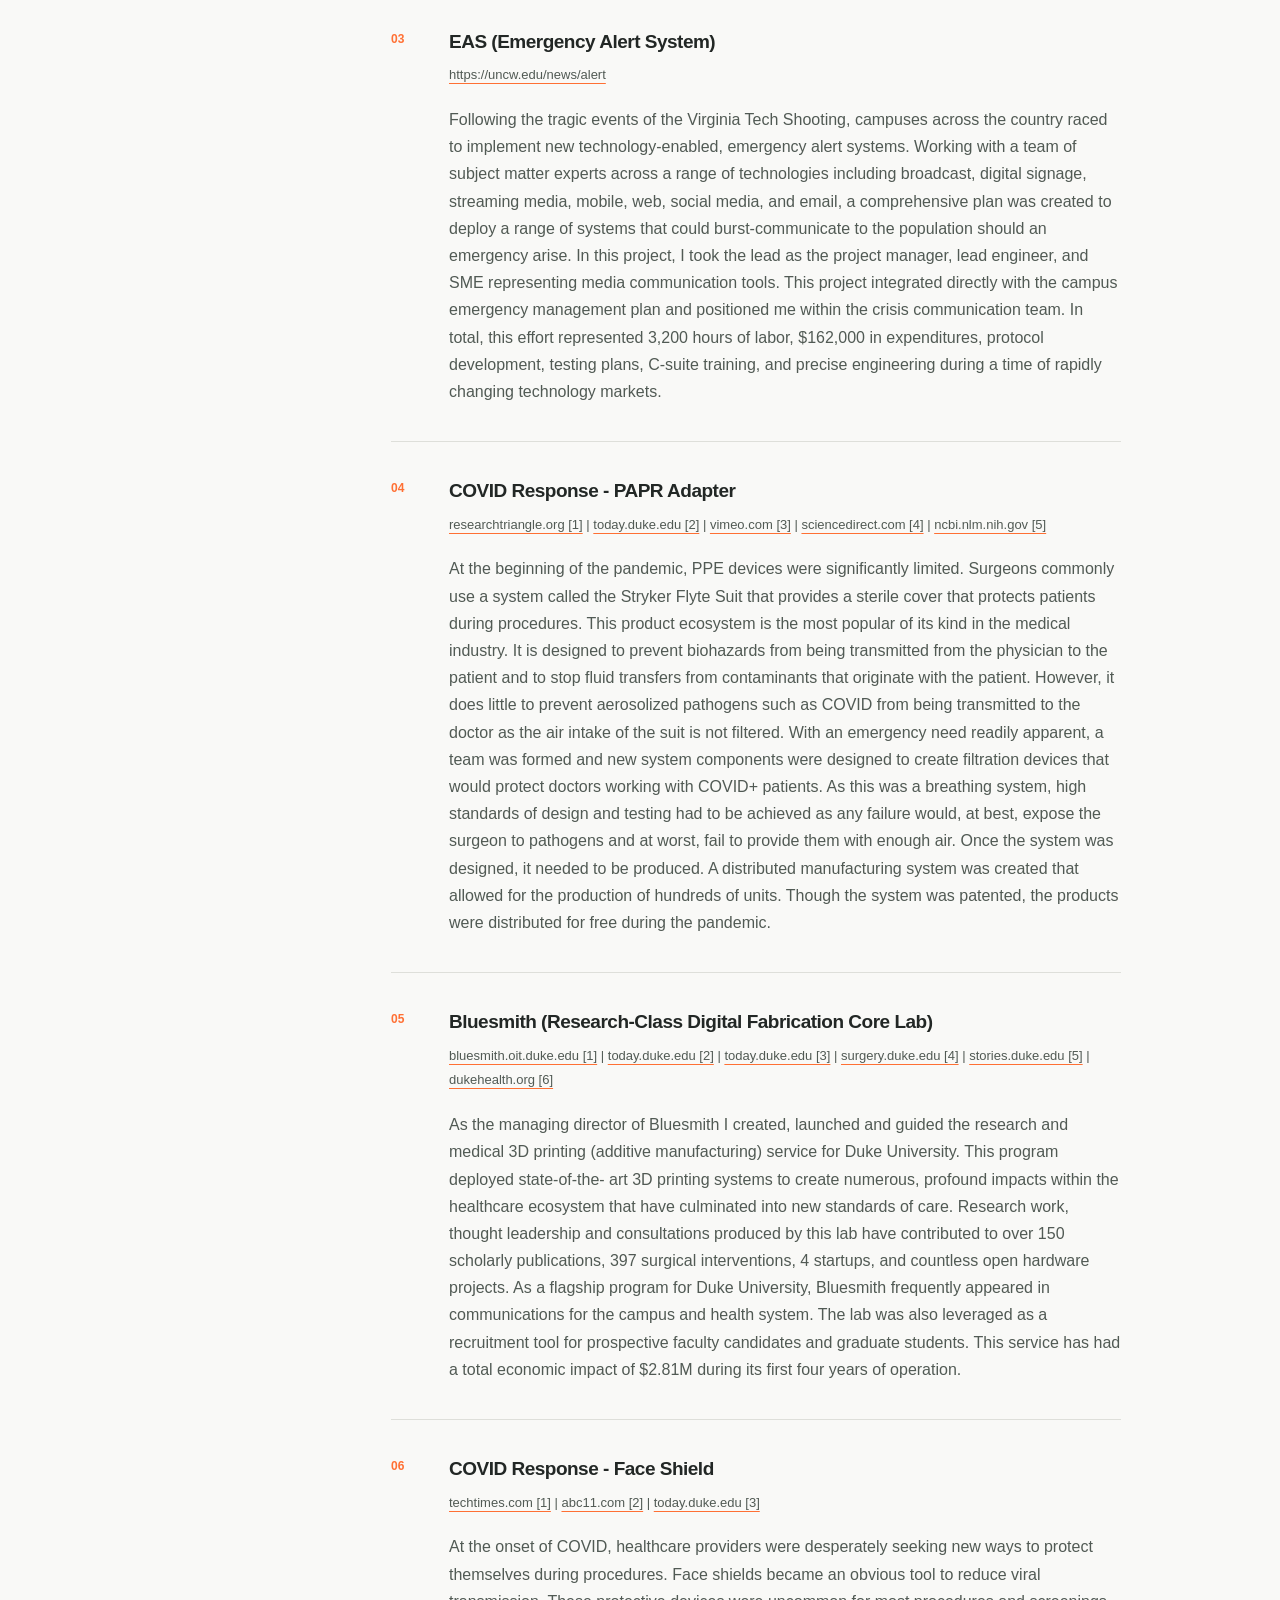
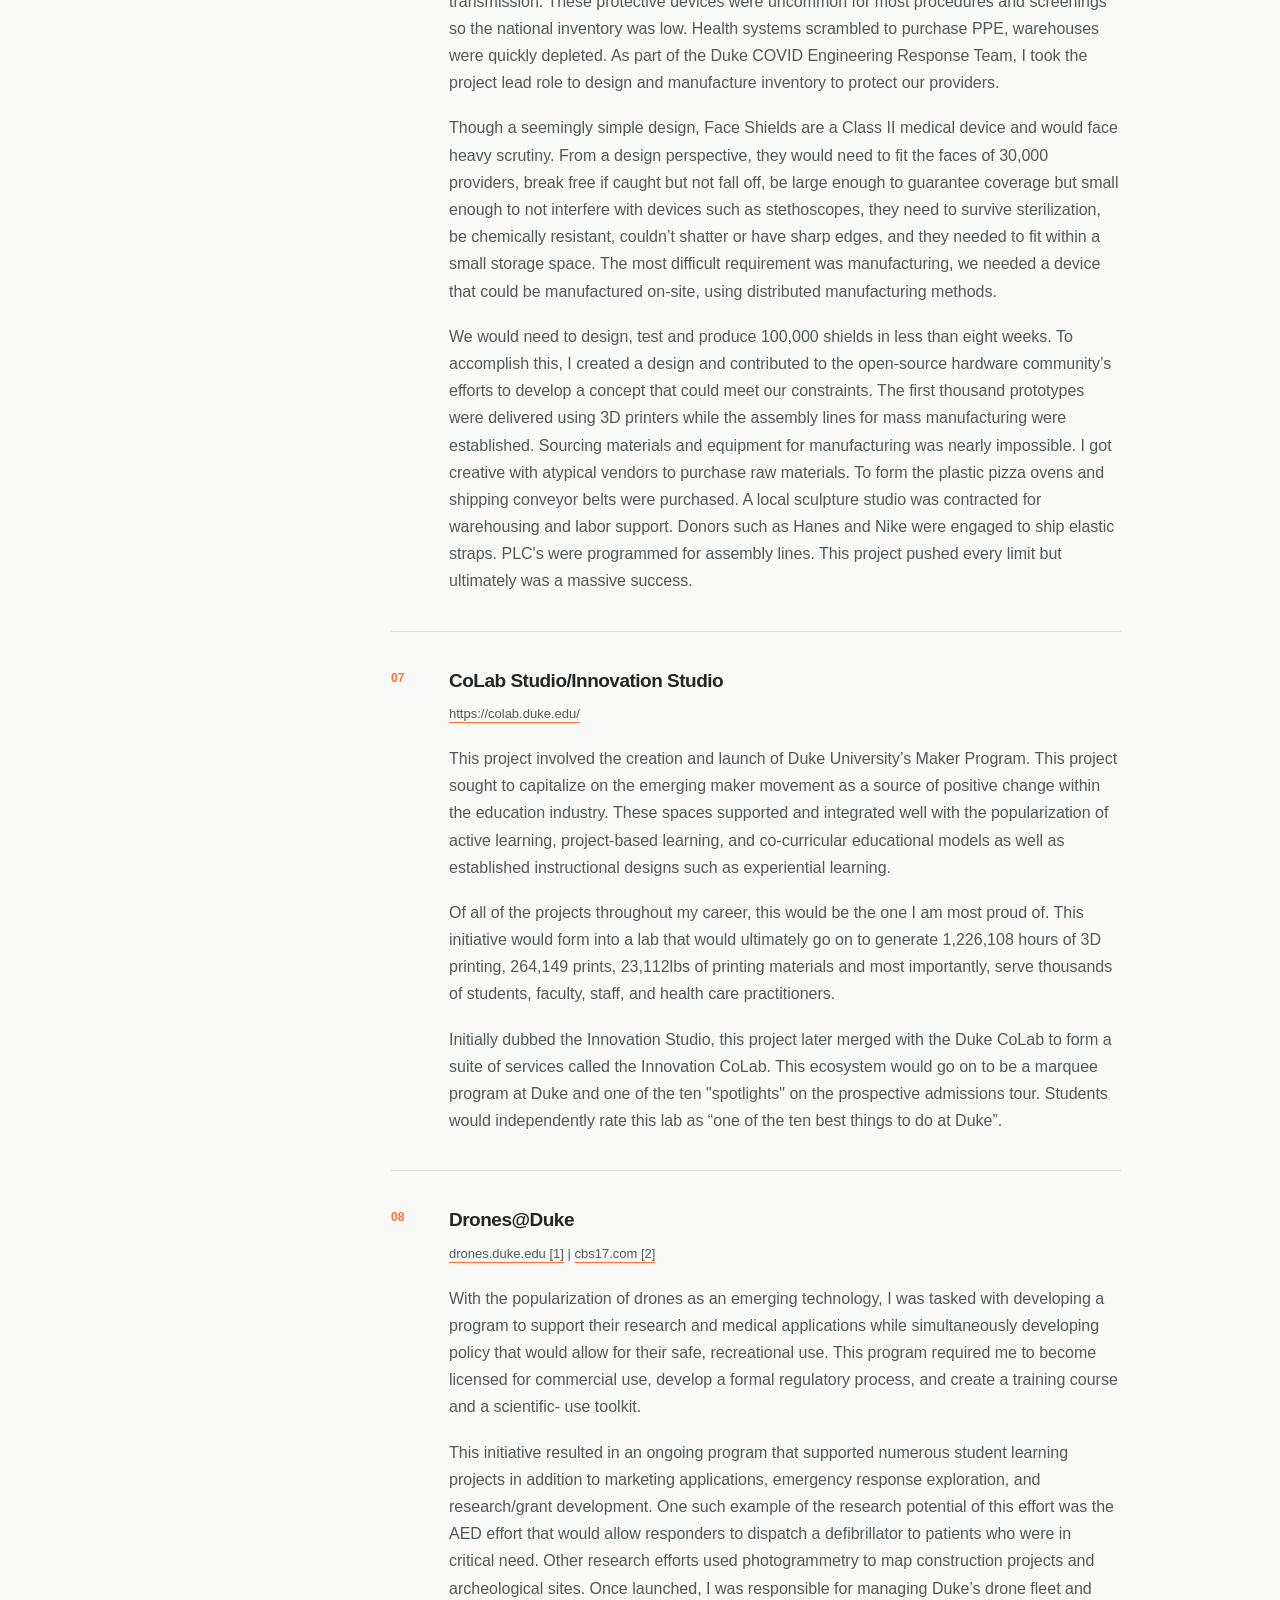
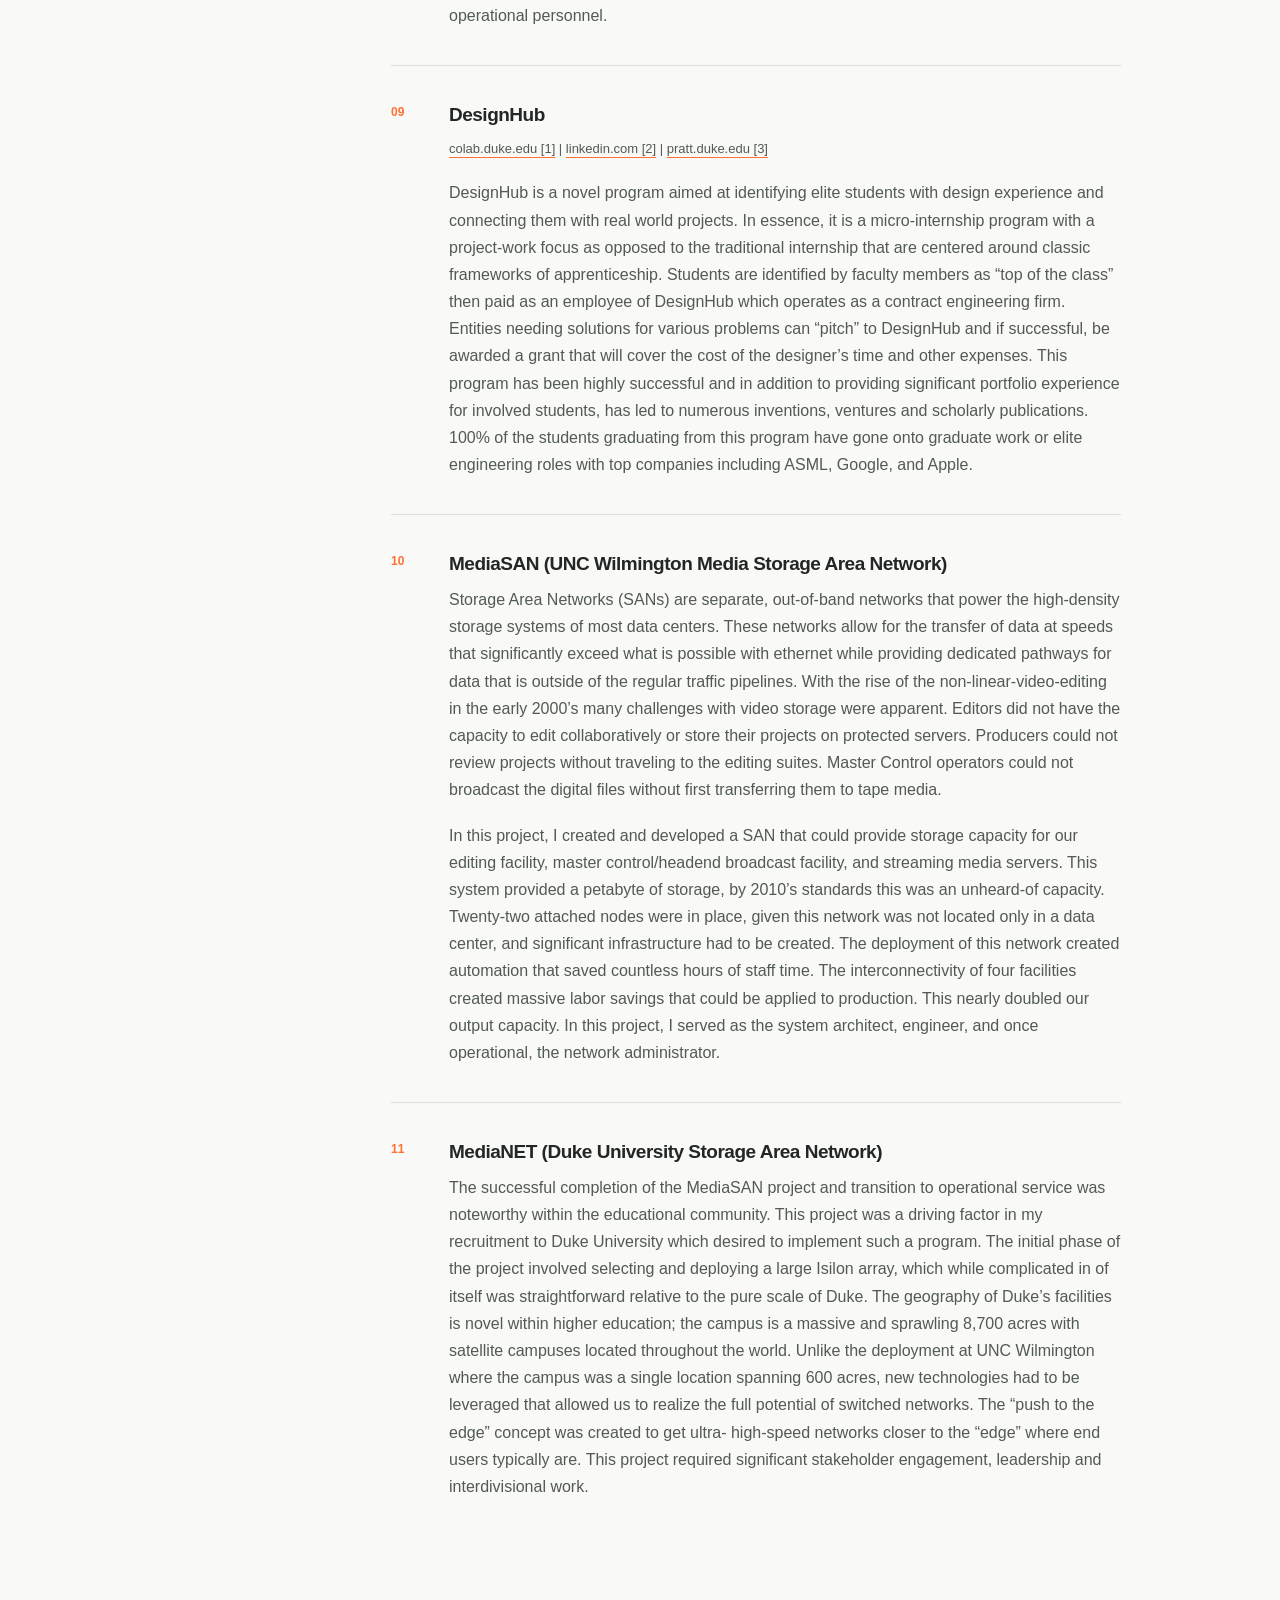
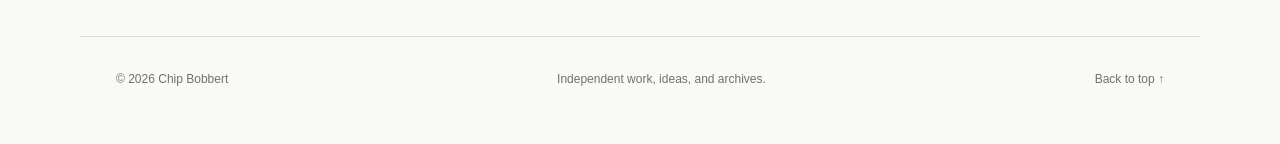
<file: portfolio.html>
<!doctype html>
<html lang="en">
  <head>
    <meta charset="utf-8">
    <meta name="viewport" content="width=device-width, initial-scale=1">
    <meta name="description" content="Selected projects and work by Chip Bobbert.">
    <title>Portfolio | Chip Bobbert</title>
    <script src="theme-init.js">
    </script>
    <link rel="stylesheet" href="styles.css">
    <link rel="stylesheet" href="portfolio.css">
    <link rel="icon" href="/favicon.ico?v=dwb2" sizes="any">
    <link rel="icon" type="image/svg+xml" href="/favicon.svg?v=dwb2">
    <link rel="icon" type="image/png" sizes="32x32" href="/favicon-32.png?v=dwb2">
    <link rel="icon" type="image/png" sizes="16x16" href="/favicon-16.png?v=dwb2">
    <link rel="apple-touch-icon" sizes="180x180" href="/apple-touch-icon.png?v=dwb2">
  </head>
  <body>
    <header class="site-header">
      <a class="brand" href="index.html#home">
        Chip Bobbert
        <span class="brand-dot">
          .
        </span>
      </a>
      <button class="theme-toggle" type="button" aria-label="Switch color theme" aria-pressed="false">
        Dark mode
      </button>
      <button type="button" class="menu-toggle" aria-expanded="false" aria-controls="navigation">
        Menu
        <span aria-hidden="true">
          ☰
        </span>
      </button>
      <nav id="navigation" aria-label="Main navigation">
        <a href="index.html#about">
          About Me
        </a>
        <a href="engagements.html">
          Engagements
        </a>
        <a href="index.html#current">
          Projects and Programs
        </a>
        <a href="index.html#laboratory">
          Laboratory
        </a>
        <a href="cv.html">CV</a>
        <a href="portfolio.html" aria-current="page">Portfolio</a>
      </nav>
    </header>
    <main id="home" class="portfolio-page">
      <section class="hero" aria-labelledby="hero-title">
        <div class="eyebrow">Project and Venture Portfolio</div>
        <h1 id="hero-title">Portfolio<span class="accent">.</span></h1>
        <p class="lead">Selected entrepreneurial ventures and institutional initiatives spanning product development, technical consulting, creative services, education, and applied innovation.</p>
        <nav class="portfolio-contents" aria-label="Portfolio sections">
          <a class="text-link" href="#ventures">Entrepreneurial Ventures ↓</a>
          <a class="text-link" href="#industry-initiatives">Major Industry Initiatives ↓</a>
          <a class="text-link" href="#institutional-projects">Major Institutional Projects ↓</a>
        </nav>
      </section>
      <section id="ventures" class="section" aria-labelledby="ventures-title">
        <div class="section-label">01 / Portfolio</div>
        <div class="section-content">
          <h2 id="ventures-title">Entrepreneurial Ventures</h2>
          <article class="project" aria-labelledby="ventures-1">
            <span class="project-number" aria-hidden="true">01</span>
            <div>
              <h3 id="ventures-1">cartographerCN (current project)</h3>
              <p class="portfolio-sources"><a href="https://www.skillsfwd.org/" target="_blank" rel="noopener noreferrer">https://www.cartographer-cn.com.</a></p>
              <p>cartographerCN is a tool for ecosystem and talent navigators working in entrepreneurship support organizations, economic development organizations, universities, and similar systems. Grounded in Social Network Analysis, it helps navigators track people and ideas, understand their evolving needs, coordinate interventions when progress stalls, and connect innovators with the relationships and resources they need to move forward. It is designed to help organizations manage their ecosystems while responding to the distinct circumstances of each entrepreneur, researcher, or innovator.  In its current status, this tool is in MVP status with test projects and beta customers coming online.  This project pre-customer-discovery and still in active development. </p>
            </div>
          </article>
          <article class="project" aria-labelledby="ventures-2">
            <span class="project-number" aria-hidden="true">02</span>
            <div>
              <h3 id="ventures-2">PEEPr</h3>
              <p>PEEPr was a bootstrapped product venture focused on applying advanced media technologies to the emerging market for connected home devices. The concept centered on a doorbell system similar to what would later become familiar through Ring, approximately five years before Ring was developed. The effort reflected an early recognition that networked media technologies could move beyond professional production environments into everyday consumer applications. As an entrepreneurial undertaking, PEEPr connected technical systems thinking with the challenge of identifying a practical customer use case and developing a business around an emerging product category.</p>
            </div>
          </article>
          <article class="project" aria-labelledby="ventures-3">
            <span class="project-number" aria-hidden="true">03</span>
            <div>
              <h3 id="ventures-3">Coastal Convergence</h3>
              <p>Coastal Convergence was a technical services company that helped media organizations modernize the systems and workflows behind their operations. I managed a roster of 16 clients, primarily public, educational, and government (PEG) organizations, providing support across systems administration, media data processing, digital asset management, systems architecture, automation, process engineering, and storage area networks. The business specialized in streaming media, postproduction, live production systems, and the transition from analog to digital infrastructure. Its work connected technical architecture with operational needs, helping clients navigate changes that affected how media was produced, stored, managed, and delivered.</p>
            </div>
          </article>
          <article class="project" aria-labelledby="ventures-4">
            <span class="project-number" aria-hidden="true">04</span>
            <div>
              <h3 id="ventures-4">Endof40</h3>
              <p>Endof40 was a creative services company providing front-end web development, animation, and media production using Flash and other technologies widely adopted at the time. I supported more than 60 entities, with a primary focus on public, educational, and government (PEG) clients, including city councils and school boards. The business brought together creative production and technical implementation to support the ways public institutions communicated with their communities. Its services spanned web and media formats, translating client communication needs into digital experiences and production work suited to the platforms and tools of that era.</p>
            </div>
          </article>
        </div>
      </section>
      <section id="industry-initiatives" class="section" aria-labelledby="industry-initiatives-title">
        <div class="section-label">02 / Portfolio</div>
        <div class="section-content">
          <h2 id="industry-initiatives-title">Major Industry Initiatives</h2>
          <article class="project" aria-labelledby="industry-initiatives-1">
            <span class="project-number" aria-hidden="true">01</span>
            <div>
              <h3 id="industry-initiatives-1">SkillsFwd (Next-Generation Credentials Fund)</h3>
              <p class="portfolio-sources"><a href="https://www.skillsfwd.org/" target="_blank" rel="noopener noreferrer">https://www.skillsfwd.org/</a></p>
              <p>The rise of Verifiable Credentials and Learning &amp; Employment Records could possibly be the largest paradigm shift to hit education since online learning. Competency learning models, skills-based hiring, and the addition of co-curricular programming within a university portfolio require new thinking where credential infrastructure is concerned. New technologies significantly enable the concept of stackable and interlockable credentials and represent a considerable advancement in liberal arts educational models. To seed this new market, I have helped co-develop a grant funding pool that will provide an estimated $15M in R&amp;D dollars to support the adoption of these new tools. This project launched on October 4th, 2023.</p>
            </div>
          </article>
          <article class="project" aria-labelledby="industry-initiatives-2">
            <span class="project-number" aria-hidden="true">02</span>
            <div>
              <h3 id="industry-initiatives-2">Innovation Partnership - United States Army</h3>
              <p class="portfolio-sources"><a href="https://wraltechwire.com/2021/12/16/duke-university-formalizes-five-year-innovation-partnership-with-u-s-army/" target="_blank" rel="noopener noreferrer">https://wraltechwire.com/2021/12/16/duke-university-formalizes-five-year-innovation-partnership-with-u-s-army/</a></p>
              <p>The US Army sought to develop an Innovation Program and series of labs that would take advantage of new trends and opportunities presented by Industry 4.0 concepts. Distributed manufacturing has the potential to significantly change the way expeditionary forces consider logistics. The Airborne Corps also has a storied history of adaptability and much of that has come from innovators in the field using their intellect to solve problems with what they have on hand. Putting modern innovation training and tools in their hands has the potential to be a game changer. In this project, I filled the role of the senior technology architect and innovation program SME.</p>
            </div>
          </article>
          <article class="project" aria-labelledby="industry-initiatives-3">
            <span class="project-number" aria-hidden="true">03</span>
            <div>
              <h3 id="industry-initiatives-3">Construct3D</h3>
              <p class="portfolio-sources"><a href="https://www.construct3dconf.com/" target="_blank" rel="noopener noreferrer">https://www.construct3dconf.com/</a></p>
              <p>The launch of the Maker Movement was a boon for STEM/STEAM learning strategies within post-secondary, secondary, and primary learning environments. However as the movement reached scale, it was clear that very few entities existed for professional development, policy advocacy, and thought leadership. To rectify this, I cofounded an organization that later evolved into a successful company. This entity hosts an annual conference that serves as a development platform for 300 educators per year. Operated with a focus on public benefit, this conference develops an economic impact of $250,000 for hosting institutions and communities.</p>
            </div>
          </article>
        </div>
      </section>
      <section id="institutional-projects" class="section" aria-labelledby="institutional-projects-title">
        <div class="section-label">03 / Portfolio</div>
        <div class="section-content">
          <h2 id="institutional-projects-title">Major Institutional Projects</h2>
          <article class="project" aria-labelledby="institutional-projects-1">
            <span class="project-number" aria-hidden="true">01</span>
            <div>
              <h3 id="institutional-projects-1">DAM (Digital Asset Management)</h3>
              <p>Developed and led the Digital Asset Management (DAM) program and implementation at UNC Wilmington. This project involved the creation of technology systems that could support 150,000 media assets for real-time use and could be accessed by five hundred users simultaneously. This system required extensive stakeholder research as users were moved from local storage systems and independent workflows to storage area networks and collaborative production methods. Significant training programs were also developed to support this effort. This project resulted in considerable labor savings, improved delivery times of production and publications, accelerated crisis response, and new revenue streams for the university. The total economic scope of this project was $1.14M.</p>
            </div>
          </article>
          <article class="project" aria-labelledby="institutional-projects-2">
            <span class="project-number" aria-hidden="true">02</span>
            <div>
              <h3 id="institutional-projects-2">Metropolitan Opera Program</h3>
              <p class="portfolio-sources"><a href="https://www.starnewsonline.com/story/news/2009/10/06/met-opera-comes-to-uncw-in-high-def/30809454007/" target="_blank" rel="noopener noreferrer">https://www.starnewsonline.com/story/news/2009/10/06/met-opera-comes-to-uncw-in-high-def/30809454007/</a></p>
              <p>Created and implemented the Metropolitan Opera Satellite Program. Southern US Markets have a significant population of former New York City residents. Many of those have deep connections to the NYC arts scene and wished to continue their patronage of various programs, chief among them was the Metropolitan Opera. Wilmington, NC became the first digital and HD broadcast market in the US. This spotlight allowed for the creation of a broadcast from “The Met” via satellite to a university theater where patrons could enjoy a live opera experience. The program was wildly successful and implemented in 2008, a time when the university was desperately seeking new revenue streams to support arts programming. This unique and highly technical project pushed the limits of broadcast and satellite technology as well as created paradigm shifts in the way classical arts are consumed. This effort involved negotiating “first of their kind” contracts with “The Met” and various satellite transmission providers, the construction of digital headend systems, the development of a state-of-the-art fiber optic ring that could support video transmission, and the creation of a business unit that could execute these events. Ultimately this program generated $692,000 in economic impact over the course of its existence and did so at a critical time in the university’s history.</p>
            </div>
          </article>
          <article class="project" aria-labelledby="institutional-projects-3">
            <span class="project-number" aria-hidden="true">03</span>
            <div>
              <h3 id="institutional-projects-3">EAS (Emergency Alert System)</h3>
              <p class="portfolio-sources"><a href="https://uncw.edu/news/alert" target="_blank" rel="noopener noreferrer">https://uncw.edu/news/alert</a></p>
              <p>Following the tragic events of the Virginia Tech Shooting, campuses across the country raced to implement new technology-enabled, emergency alert systems. Working with a team of subject matter experts across a range of technologies including broadcast, digital signage, streaming media, mobile, web, social media, and email, a comprehensive plan was created to deploy a range of systems that could burst-communicate to the population should an emergency arise. In this project, I took the lead as the project manager, lead engineer, and SME representing media communication tools. This project integrated directly with the campus emergency management plan and positioned me within the crisis communication team. In total, this effort represented 3,200 hours of labor, $162,000 in expenditures, protocol development, testing plans, C-suite training, and precise engineering during a time of rapidly changing technology markets.</p>
            </div>
          </article>
          <article class="project" aria-labelledby="institutional-projects-4">
            <span class="project-number" aria-hidden="true">04</span>
            <div>
              <h3 id="institutional-projects-4">COVID Response - PAPR Adapter</h3>
              <p class="portfolio-sources"><a href="https://www.researchtriangle.org/news/all-hands-on-deck-covid-19-engineering-response-team-assembles-from-every-corner-at-duke/" target="_blank" rel="noopener noreferrer">researchtriangle.org [1]</a>   |   <a href="https://today.duke.edu/2020/04/covid-19-papr" target="_blank" rel="noopener noreferrer">today.duke.edu [2]</a>   |   <a href="https://vimeo.com/406248989" target="_blank" rel="noopener noreferrer">vimeo.com [3]</a>   |   <a href="https://www.sciencedirect.com/science/article/pii/S0883540320304228" target="_blank" rel="noopener noreferrer">sciencedirect.com [4]</a>   |   <a href="https://www.ncbi.nlm.nih.gov/pmc/articles/PMC7166108/" target="_blank" rel="noopener noreferrer">ncbi.nlm.nih.gov [5]</a></p>
              <p>At the beginning of the pandemic, PPE devices were significantly limited. Surgeons commonly use a system called the Stryker Flyte Suit that provides a sterile cover that protects patients during procedures. This product ecosystem is the most popular of its kind in the medical industry. It is designed to prevent biohazards from being transmitted from the physician to the patient and to stop fluid transfers from contaminants that originate with the patient. However, it does little to prevent aerosolized pathogens such as COVID from being transmitted to the doctor as the air intake of the suit is not filtered. With an emergency need readily apparent, a team was formed and new system components were designed to create filtration devices that would protect doctors working with COVID+ patients. As this was a breathing system, high standards of design and testing had to be achieved as any failure would, at best, expose the surgeon to pathogens and at worst, fail to provide them with enough air. Once the system was designed, it needed to be produced. A distributed manufacturing system was created that allowed for the production of hundreds of units. Though the system was patented, the products were distributed for free during the pandemic.</p>
            </div>
          </article>
          <article class="project" aria-labelledby="institutional-projects-5">
            <span class="project-number" aria-hidden="true">05</span>
            <div>
              <h3 id="institutional-projects-5">Bluesmith (Research-Class Digital Fabrication Core Lab)</h3>
              <p class="portfolio-sources"><a href="https://bluesmith.oit.duke.edu/" target="_blank" rel="noopener noreferrer">bluesmith.oit.duke.edu [1]</a>   |   <a href="https://today.duke.edu/2017/04/leave-3d-printing-it-experts" target="_blank" rel="noopener noreferrer">today.duke.edu [2]</a>   |   <a href="https://today.duke.edu/2017/12/how-3-d-printing-changing-surgical-care-duke" target="_blank" rel="noopener noreferrer">today.duke.edu [3]</a>   |   <a href="https://surgery.duke.edu/education-and-training/training-sites-and-laboratories/3d-printing-lab" target="_blank" rel="noopener noreferrer">surgery.duke.edu [4]</a>   |   <a href="https://stories.duke.edu/at-the-heart-of-research-and-medicine" target="_blank" rel="noopener noreferrer">stories.duke.edu [5]</a>   |   <a href="https://www.dukehealth.org/blog/surgeons-use-3d-printed-heart-model-plan-complex-surgery" target="_blank" rel="noopener noreferrer">dukehealth.org [6]</a></p>
              <p>As the managing director of Bluesmith I created, launched and guided the research and medical 3D printing (additive manufacturing) service for Duke University. This program deployed state-of-the- art 3D printing systems to create numerous, profound impacts within the healthcare ecosystem that have culminated into new standards of care. Research work, thought leadership and consultations produced by this lab have contributed to over 150 scholarly publications, 397 surgical interventions, 4 startups, and countless open hardware projects. As a flagship program for Duke University, Bluesmith frequently appeared in communications for the campus and health system. The lab was also leveraged as a recruitment tool for prospective faculty candidates and graduate students. This service has had a total economic impact of $2.81M during its first four years of operation.</p>
            </div>
          </article>
          <article class="project" aria-labelledby="institutional-projects-6">
            <span class="project-number" aria-hidden="true">06</span>
            <div>
              <h3 id="institutional-projects-6">COVID Response - Face Shield</h3>
              <p class="portfolio-sources"><a href="https://www.techtimes.com/articles/248621/20200406/duke-has-developed-face-shields-using-their-state-of-the-art-3d-printing-lab-in-response-to-supply-shortage-due-to-the-coronavirus-pandemic.htm" target="_blank" rel="noopener noreferrer">techtimes.com [1]</a>   |   <a href="https://abc11.com/coronavirus-nc-cases-update-covid-19/6073990/" target="_blank" rel="noopener noreferrer">abc11.com [2]</a>   |   <a href="https://today.duke.edu/2020/04/solving-pressing-challenges-3d-printing-medical-grade-face-shields" target="_blank" rel="noopener noreferrer">today.duke.edu [3]</a></p>
              <p>At the onset of COVID, healthcare providers were desperately seeking new ways to protect themselves during procedures. Face shields became an obvious tool to reduce viral transmission. These protective devices were uncommon for most procedures and screenings so the national inventory was low. Health systems scrambled to purchase PPE, warehouses were quickly depleted. As part of the Duke COVID Engineering Response Team, I took the project lead role to design and manufacture inventory to protect our providers.</p>
              <p>Though a seemingly simple design, Face Shields are a Class II medical device and would face heavy scrutiny. From a design perspective, they would need to fit the faces of 30,000 providers, break free if caught but not fall off, be large enough to guarantee coverage but small enough to not interfere with devices such as stethoscopes, they need to survive sterilization, be chemically resistant, couldn’t shatter or have sharp edges, and they needed to fit within a small storage space. The most difficult requirement was manufacturing, we needed a device that could be manufactured on-site, using distributed manufacturing methods.</p>
              <p>We would need to design, test and produce 100,000 shields in less than eight weeks. To accomplish this, I created a design and contributed to the open-source hardware community’s efforts to develop a concept that could meet our constraints. The first thousand prototypes were delivered using 3D printers while the assembly lines for mass manufacturing were established. Sourcing materials and equipment for manufacturing was nearly impossible. I got creative with atypical vendors to purchase raw materials. To form the plastic pizza ovens and shipping conveyor belts were purchased. A local sculpture studio was contracted for warehousing and labor support. Donors such as Hanes and Nike were engaged to ship elastic straps. PLC&#x27;s were programmed for assembly lines. This project pushed every limit but ultimately was a massive success.</p>
            </div>
          </article>
          <article class="project" aria-labelledby="institutional-projects-7">
            <span class="project-number" aria-hidden="true">07</span>
            <div>
              <h3 id="institutional-projects-7">CoLab Studio/Innovation Studio</h3>
              <p class="portfolio-sources"><a href="https://colab.duke.edu/" target="_blank" rel="noopener noreferrer">https://colab.duke.edu/</a></p>
              <p>This project involved the creation and launch of Duke University’s Maker Program. This project sought to capitalize on the emerging maker movement as a source of positive change within the education industry. These spaces supported and integrated well with the popularization of active learning, project-based learning, and co-curricular educational models as well as established instructional designs such as experiential learning.</p>
              <p>Of all of the projects throughout my career, this would be the one I am most proud of. This initiative would form into a lab that would ultimately go on to generate 1,226,108 hours of 3D printing, 264,149 prints, 23,112lbs of printing materials and most importantly, serve thousands of students, faculty, staff, and health care practitioners.</p>
              <p>Initially dubbed the Innovation Studio, this project later merged with the Duke CoLab to form a suite of services called the Innovation CoLab. This ecosystem would go on to be a marquee program at Duke and one of the ten &quot;spotlights&quot; on the prospective admissions tour. Students would independently rate this lab as “one of the ten best things to do at Duke”.</p>
            </div>
          </article>
          <article class="project" aria-labelledby="institutional-projects-8">
            <span class="project-number" aria-hidden="true">08</span>
            <div>
              <h3 id="institutional-projects-8">Drones@Duke</h3>
              <p class="portfolio-sources"><a href="https://drones.duke.edu/" target="_blank" rel="noopener noreferrer">drones.duke.edu [1]</a>   |   <a href="https://www.cbs17.com/news/north-carolina-news/can-drones-save-lives-duke-cardiologist-and-nc-state-engineer-research-drone-defibrillator-delivery-system/" target="_blank" rel="noopener noreferrer">cbs17.com [2]</a></p>
              <p>With the popularization of drones as an emerging technology, I was tasked with developing a program to support their research and medical applications while simultaneously developing policy that would allow for their safe, recreational use. This program required me to become licensed for commercial use, develop a formal regulatory process, and create a training course and a scientific- use toolkit.</p>
              <p>This initiative resulted in an ongoing program that supported numerous student learning projects in addition to marketing applications, emergency response exploration, and research/grant development. One such example of the research potential of this effort was the AED effort that would allow responders to dispatch a defibrillator to patients who were in critical need. Other research efforts used photogrammetry to map construction projects and archeological sites. Once launched, I was responsible for managing Duke’s drone fleet and operational personnel.</p>
            </div>
          </article>
          <article class="project" aria-labelledby="institutional-projects-9">
            <span class="project-number" aria-hidden="true">09</span>
            <div>
              <h3 id="institutional-projects-9">DesignHub</h3>
              <p class="portfolio-sources"><a href="https://colab.duke.edu/professional-services/designhub/" target="_blank" rel="noopener noreferrer">colab.duke.edu [1]</a>   |   <a href="https://www.linkedin.com/company/duke-designhub/" target="_blank" rel="noopener noreferrer">linkedin.com [2]</a>   |   <a href="https://pratt.duke.edu/news/better-brace/" target="_blank" rel="noopener noreferrer">pratt.duke.edu [3]</a></p>
              <p>DesignHub is a novel program aimed at identifying elite students with design experience and connecting them with real world projects. In essence, it is a micro-internship program with a project-work focus as opposed to the traditional internship that are centered around classic frameworks of apprenticeship. Students are identified by faculty members as “top of the class” then paid as an employee of DesignHub which operates as a contract engineering firm. Entities needing solutions for various problems can “pitch” to DesignHub and if successful, be awarded a grant that will cover the cost of the designer’s time and other expenses. This program has been highly successful and in addition to providing significant portfolio experience for involved students, has led to numerous inventions, ventures and scholarly publications. 100% of the students graduating from this program have gone onto graduate work or elite engineering roles with top companies including ASML, Google, and Apple.</p>
            </div>
          </article>
          <article class="project" aria-labelledby="institutional-projects-10">
            <span class="project-number" aria-hidden="true">10</span>
            <div>
              <h3 id="institutional-projects-10">MediaSAN (UNC Wilmington Media Storage Area Network)</h3>
              <p>Storage Area Networks (SANs) are separate, out-of-band networks that power the high-density storage systems of most data centers. These networks allow for the transfer of data at speeds that significantly exceed what is possible with ethernet while providing dedicated pathways for data that is outside of the regular traffic pipelines. With the rise of the non-linear-video-editing in the early 2000’s many challenges with video storage were apparent. Editors did not have the capacity to edit collaboratively or store their projects on protected servers. Producers could not review projects without traveling to the editing suites. Master Control operators could not broadcast the digital files without first transferring them to tape media.</p>
              <p>In this project, I created and developed a SAN that could provide storage capacity for our editing facility, master control/headend broadcast facility, and streaming media servers. This system provided a petabyte of storage, by 2010’s standards this was an unheard-of capacity. Twenty-two attached nodes were in place, given this network was not located only in a data center, and significant infrastructure had to be created. The deployment of this network created automation that saved countless hours of staff time. The interconnectivity of four facilities created massive labor savings that could be applied to production. This nearly doubled our output capacity. In this project, I served as the system architect, engineer, and once operational, the network administrator.</p>
            </div>
          </article>
          <article class="project" aria-labelledby="institutional-projects-11">
            <span class="project-number" aria-hidden="true">11</span>
            <div>
              <h3 id="institutional-projects-11">MediaNET (Duke University Storage Area Network)</h3>
              <p>The successful completion of the MediaSAN project and transition to operational service was noteworthy within the educational community. This project was a driving factor in my recruitment to Duke University which desired to implement such a program. The initial phase of the project involved selecting and deploying a large Isilon array, which while complicated in of itself was straightforward relative to the pure scale of Duke. The geography of Duke’s facilities is novel within higher education; the campus is a massive and sprawling 8,700 acres with satellite campuses located throughout the world. Unlike the deployment at UNC Wilmington where the campus was a single location spanning 600 acres, new technologies had to be leveraged that allowed us to realize the full potential of switched networks. The “push to the edge” concept was created to get ultra- high-speed networks closer to the “edge” where end users typically are. This project required significant stakeholder engagement, leadership and interdivisional work.</p>
            </div>
          </article>
        </div>
      </section>
    </main>
    <footer>
      <span>
        ©
        <span id="year">
          2026
        </span>
        Chip Bobbert
      </span>
      <span>
        Independent work, ideas, and archives.
      </span>
      <a href="#home">
        Back to top ↑
      </a>
    </footer>
    <script src="script.js">
    </script>
  </body>
</html>
</file>
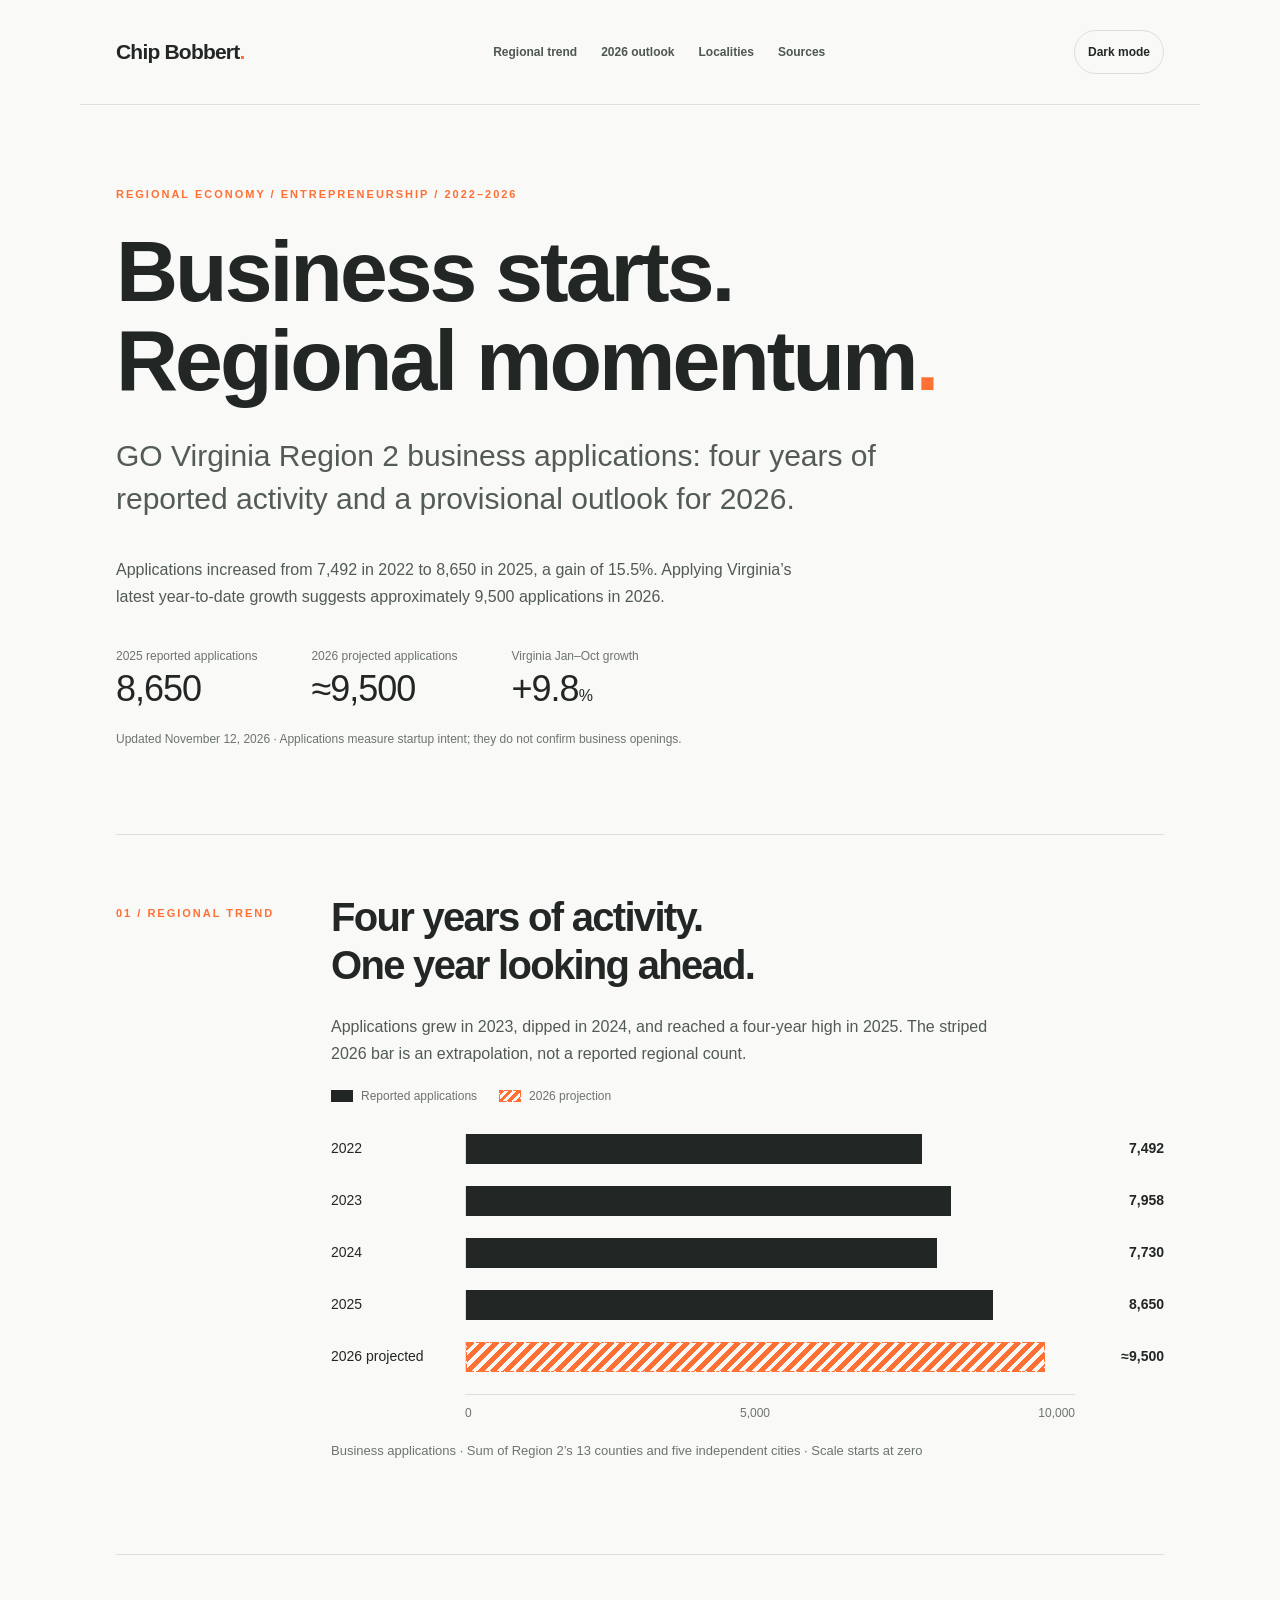
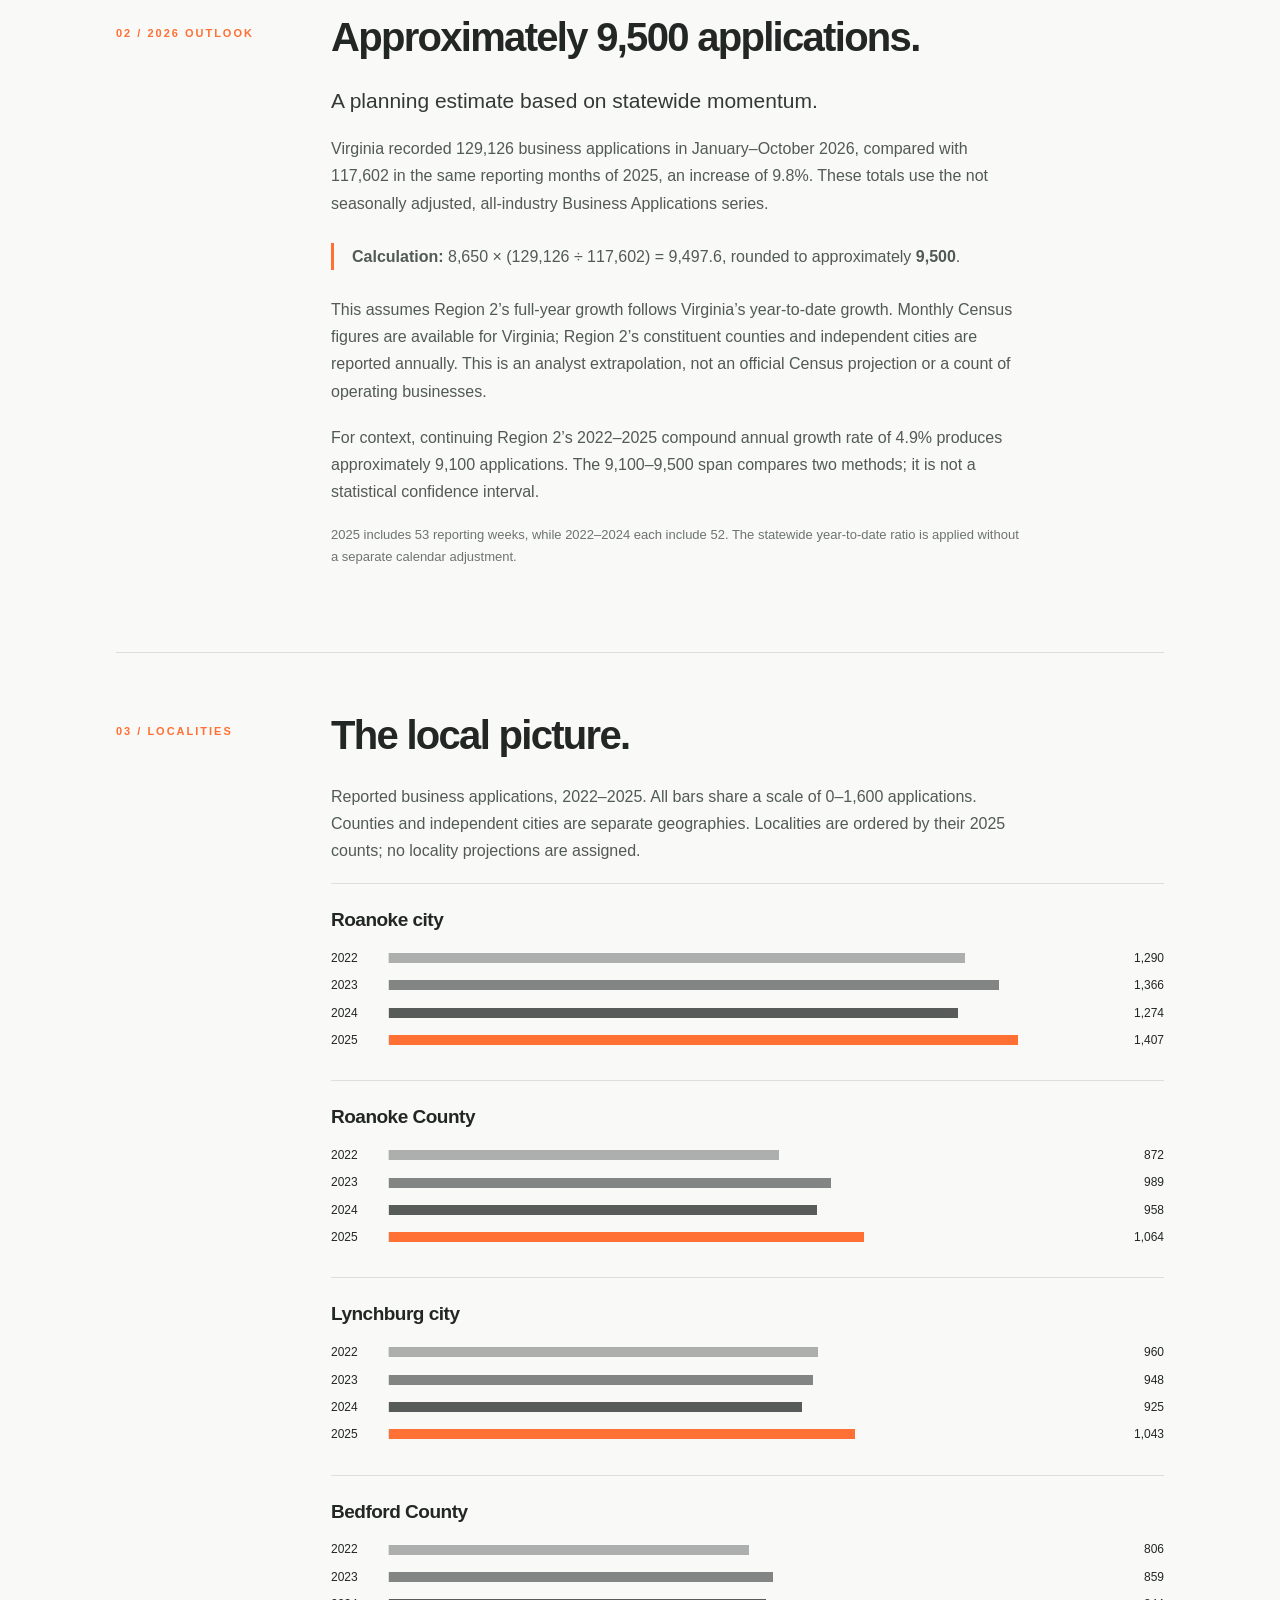
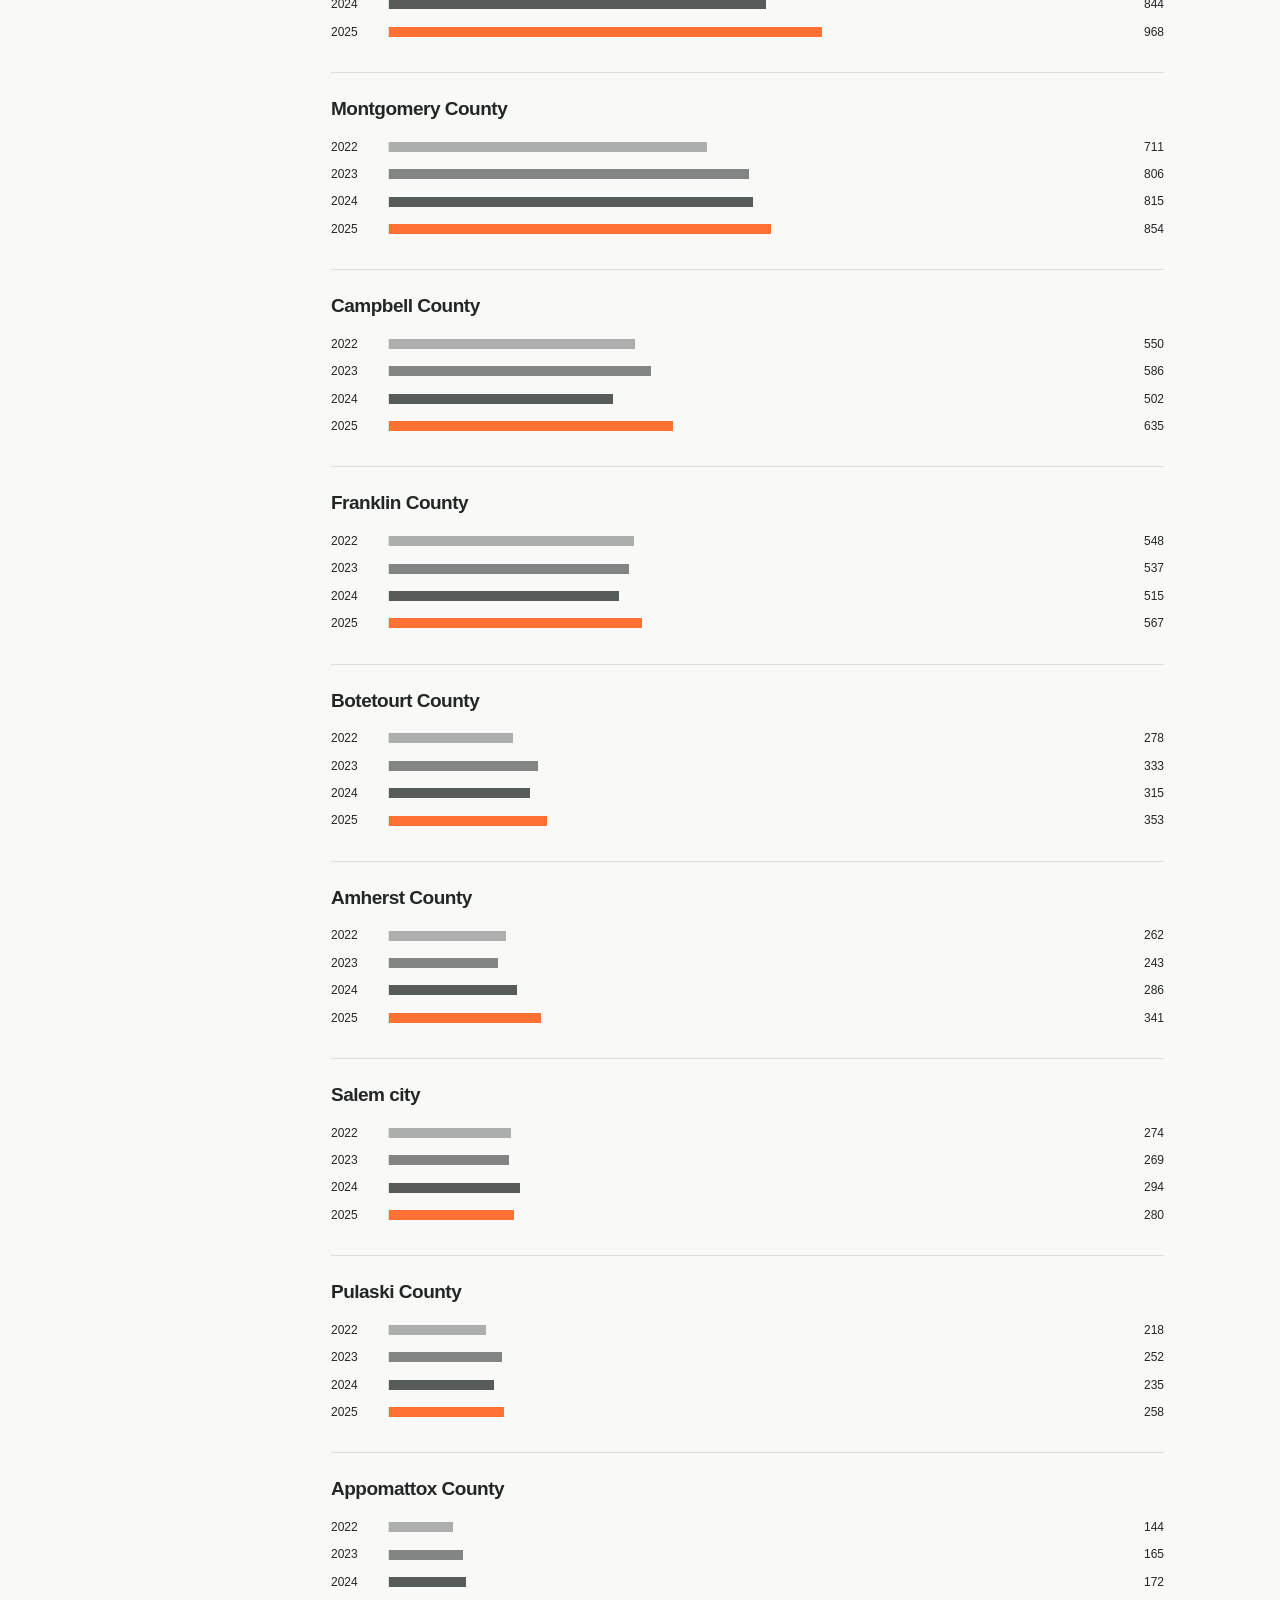
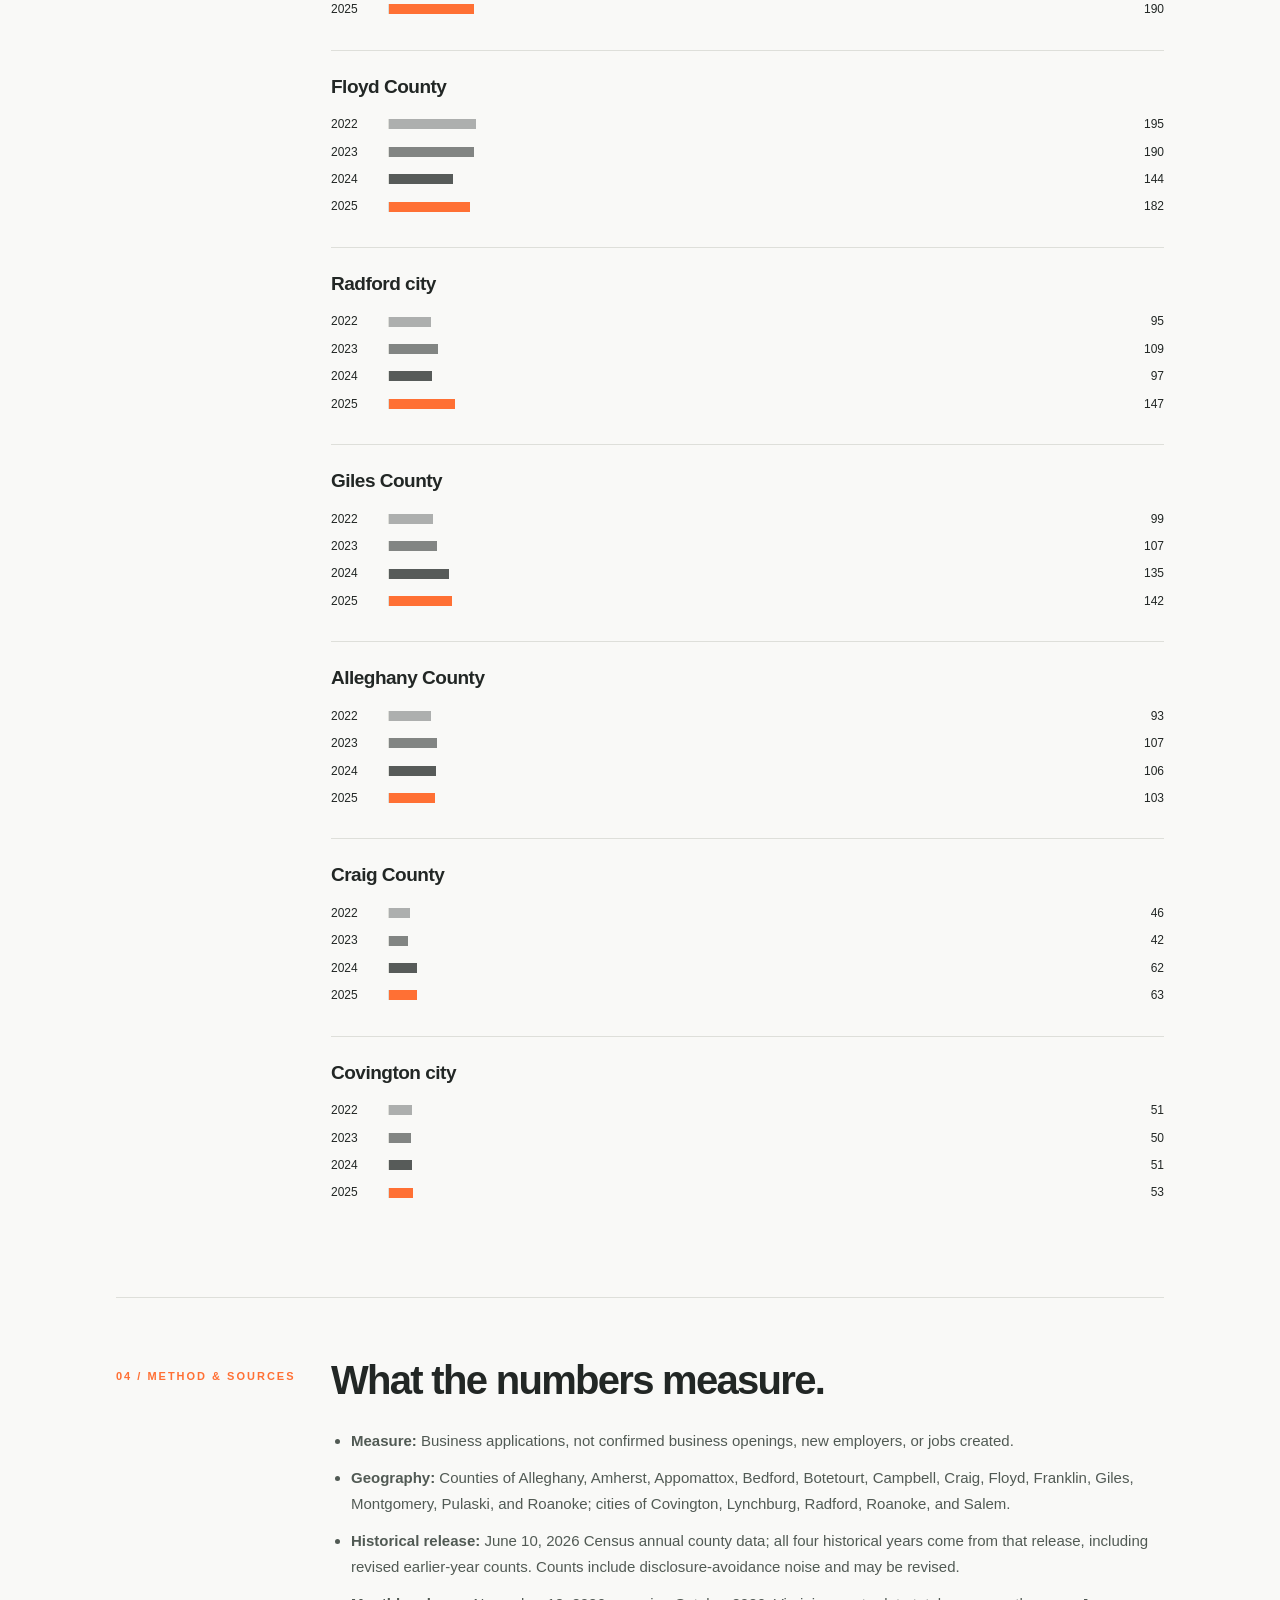
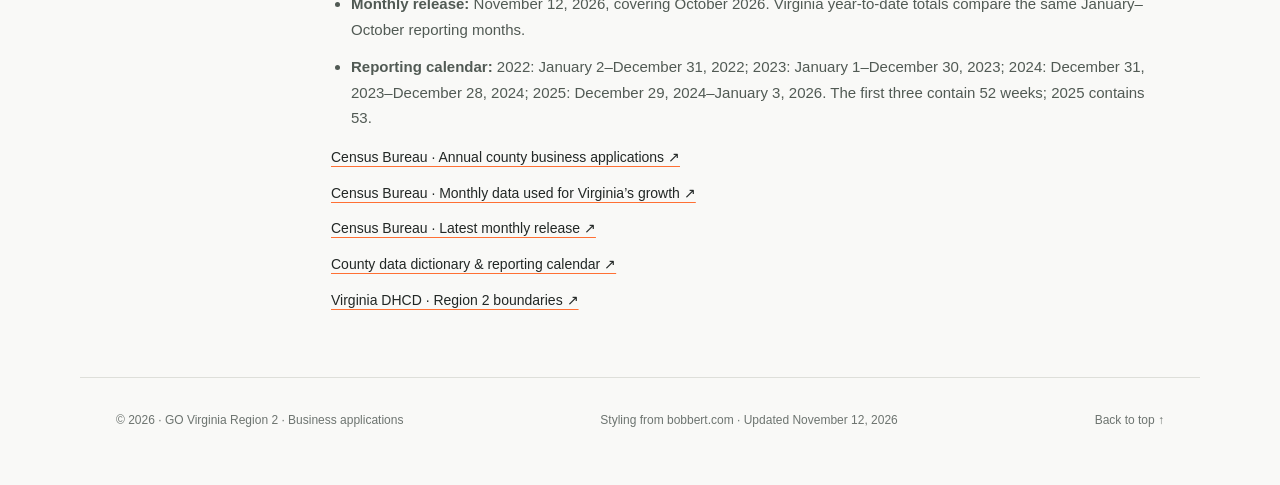
<file: r2-landscape.html>
<!doctype html>
<html lang="en">
<head>
<meta charset="utf-8">
<meta name="viewport" content="width=device-width, initial-scale=1">
<meta name="description" content="GO Virginia Region 2 business applications, 2022–2025, and a provisional 2026 projection.">
<title>GO Virginia Region 2 | Business Applications &amp; 2026 Outlook</title>
<script src="/theme-init.js"></script>
<link rel="stylesheet" href="/styles.css">
<link rel="stylesheet" href="/r2-landscape.css">
<link rel="icon" href="/favicon.ico">
</head>
<body>
<header class="site-header">
 <a class="brand" href="/">Chip Bobbert<span class="brand-dot">.</span></a>
 <button type="button" class="menu-toggle" aria-expanded="false" aria-controls="navigation">Menu <span aria-hidden="true">☰</span></button>
<nav id="navigation" aria-label="Report navigation"><a href="#trend">Regional trend</a><a href="#outlook">2026 outlook</a><a href="#localities">Localities</a><a href="#sources">Sources</a></nav>
 <button class="theme-toggle" id="theme-toggle" type="button" aria-pressed="false">Dark mode</button>
</header>
<main id="home">
 <section class="hero report-hero" aria-labelledby="report-title">
  <div class="eyebrow">Regional economy / Entrepreneurship / 2022–2026</div>
  <h1 id="report-title">Business starts.<br>Regional momentum<span class="accent">.</span></h1>
  <p class="hero-subtitle">GO Virginia Region 2 business applications: four years of reported activity and a provisional outlook for 2026.</p>
  <p>Applications increased from 7,492 in 2022 to 8,650 in 2025, a gain of 15.5%. Applying Virginia’s latest year-to-date growth suggests approximately 9,500 applications in 2026.</p>
  <dl class="summary"><div><dt>2025 reported applications</dt><dd>8,650</dd></div><div><dt>2026 projected applications</dt><dd>≈9,500</dd></div><div><dt>Virginia Jan–Oct growth</dt><dd>+9.8<small>%</small></dd></div></dl>
  <p class="source-date">Updated November 12, 2026 · Applications measure startup intent; they do not confirm business openings.</p>
 </section>
 <section id="trend" class="section report-section">
  <div class="section-label">01 / Regional trend</div>
  <div class="section-content">
   <h2>Four years of activity.<br>One year looking ahead.</h2>
   <p>Applications grew in 2023, dipped in 2024, and reached a four-year high in 2025. The striped 2026 bar is an extrapolation, not a reported regional count.</p>
   <div class="legend"><span><i class="swatch" aria-hidden="true"></i>Reported applications</span><span><i class="swatch projection" aria-hidden="true"></i>2026 projection</span></div>
   <figure class="chart" aria-label="Region 2 business applications: 2022, 7,492; 2023, 7,958; 2024, 7,730; 2025, 8,650; 2026 projected, approximately 9,500.">
    <div class="total-row"><span>2022</span><div class="bar-track"><div class="bar actual" style="width:74.92%"></div></div><strong>7,492</strong></div>
<div class="total-row"><span>2023</span><div class="bar-track"><div class="bar actual" style="width:79.58%"></div></div><strong>7,958</strong></div>
<div class="total-row"><span>2024</span><div class="bar-track"><div class="bar actual" style="width:77.30%"></div></div><strong>7,730</strong></div>
<div class="total-row"><span>2025</span><div class="bar-track"><div class="bar actual" style="width:86.50%"></div></div><strong>8,650</strong></div>
<div class="total-row"><span>2026 projected</span><div class="bar-track"><div class="bar projection" style="width:95.00%"></div></div><strong>≈9,500</strong></div>
    <div class="axis" aria-hidden="true"><span>0</span><span>5,000</span><span>10,000</span></div>
    <figcaption class="chart-caption">Business applications · Sum of Region 2’s 13 counties and five independent cities · Scale starts at zero</figcaption>
   </figure>
  </div>
 </section>
 <section id="outlook" class="section report-section">
  <div class="section-label">02 / 2026 outlook</div>
  <div class="section-content">
   <h2>Approximately 9,500 applications.</h2>
   <p class="lead">A planning estimate based on statewide momentum.</p>
   <p>Virginia recorded 129,126 business applications in January–October 2026, compared with 117,602 in the same reporting months of 2025, an increase of 9.8%. These totals use the not seasonally adjusted, all-industry Business Applications series.</p>
   <div class="report-note"><p><strong>Calculation:</strong> 8,650 × (129,126 ÷ 117,602) = 9,497.6, rounded to approximately <strong>9,500</strong>.</p></div>
   <p>This assumes Region 2’s full-year growth follows Virginia’s year-to-date growth. Monthly Census figures are available for Virginia; Region 2’s constituent counties and independent cities are reported annually. This is an analyst extrapolation, not an official Census projection or a count of operating businesses.</p>
   <p>For context, continuing Region 2’s 2022–2025 compound annual growth rate of 4.9% produces approximately 9,100 applications. The 9,100–9,500 span compares two methods; it is not a statistical confidence interval.</p>
   <p class="muted small">2025 includes 53 reporting weeks, while 2022–2024 each include 52. The statewide year-to-date ratio is applied without a separate calendar adjustment.</p>
  </div>
 </section>
 <section id="localities" class="section report-section">
  <div class="section-label">03 / Localities</div>
  <div class="section-content">
   <h2>The local picture.</h2>
   <p>Reported business applications, 2022–2025. All bars share a scale of 0–1,600 applications. Counties and independent cities are separate geographies. Localities are ordered by their 2025 counts; no locality projections are assigned.</p>
   <article class="locality"><h3>Roanoke city</h3><div class="local-year"><span>2022</span><div class="bar-track"><div class="bar year-2022" style="width:80.6250%"></div></div><span>1,290</span></div><div class="local-year"><span>2023</span><div class="bar-track"><div class="bar year-2023" style="width:85.3750%"></div></div><span>1,366</span></div><div class="local-year"><span>2024</span><div class="bar-track"><div class="bar year-2024" style="width:79.6250%"></div></div><span>1,274</span></div><div class="local-year"><span>2025</span><div class="bar-track"><div class="bar year-2025" style="width:87.9375%"></div></div><span>1,407</span></div></article>
<article class="locality"><h3>Roanoke County</h3><div class="local-year"><span>2022</span><div class="bar-track"><div class="bar year-2022" style="width:54.5000%"></div></div><span>872</span></div><div class="local-year"><span>2023</span><div class="bar-track"><div class="bar year-2023" style="width:61.8125%"></div></div><span>989</span></div><div class="local-year"><span>2024</span><div class="bar-track"><div class="bar year-2024" style="width:59.8750%"></div></div><span>958</span></div><div class="local-year"><span>2025</span><div class="bar-track"><div class="bar year-2025" style="width:66.5000%"></div></div><span>1,064</span></div></article>
<article class="locality"><h3>Lynchburg city</h3><div class="local-year"><span>2022</span><div class="bar-track"><div class="bar year-2022" style="width:60.0000%"></div></div><span>960</span></div><div class="local-year"><span>2023</span><div class="bar-track"><div class="bar year-2023" style="width:59.2500%"></div></div><span>948</span></div><div class="local-year"><span>2024</span><div class="bar-track"><div class="bar year-2024" style="width:57.8125%"></div></div><span>925</span></div><div class="local-year"><span>2025</span><div class="bar-track"><div class="bar year-2025" style="width:65.1875%"></div></div><span>1,043</span></div></article>
<article class="locality"><h3>Bedford County</h3><div class="local-year"><span>2022</span><div class="bar-track"><div class="bar year-2022" style="width:50.3750%"></div></div><span>806</span></div><div class="local-year"><span>2023</span><div class="bar-track"><div class="bar year-2023" style="width:53.6875%"></div></div><span>859</span></div><div class="local-year"><span>2024</span><div class="bar-track"><div class="bar year-2024" style="width:52.7500%"></div></div><span>844</span></div><div class="local-year"><span>2025</span><div class="bar-track"><div class="bar year-2025" style="width:60.5000%"></div></div><span>968</span></div></article>
<article class="locality"><h3>Montgomery County</h3><div class="local-year"><span>2022</span><div class="bar-track"><div class="bar year-2022" style="width:44.4375%"></div></div><span>711</span></div><div class="local-year"><span>2023</span><div class="bar-track"><div class="bar year-2023" style="width:50.3750%"></div></div><span>806</span></div><div class="local-year"><span>2024</span><div class="bar-track"><div class="bar year-2024" style="width:50.9375%"></div></div><span>815</span></div><div class="local-year"><span>2025</span><div class="bar-track"><div class="bar year-2025" style="width:53.3750%"></div></div><span>854</span></div></article>
<article class="locality"><h3>Campbell County</h3><div class="local-year"><span>2022</span><div class="bar-track"><div class="bar year-2022" style="width:34.3750%"></div></div><span>550</span></div><div class="local-year"><span>2023</span><div class="bar-track"><div class="bar year-2023" style="width:36.6250%"></div></div><span>586</span></div><div class="local-year"><span>2024</span><div class="bar-track"><div class="bar year-2024" style="width:31.3750%"></div></div><span>502</span></div><div class="local-year"><span>2025</span><div class="bar-track"><div class="bar year-2025" style="width:39.6875%"></div></div><span>635</span></div></article>
<article class="locality"><h3>Franklin County</h3><div class="local-year"><span>2022</span><div class="bar-track"><div class="bar year-2022" style="width:34.2500%"></div></div><span>548</span></div><div class="local-year"><span>2023</span><div class="bar-track"><div class="bar year-2023" style="width:33.5625%"></div></div><span>537</span></div><div class="local-year"><span>2024</span><div class="bar-track"><div class="bar year-2024" style="width:32.1875%"></div></div><span>515</span></div><div class="local-year"><span>2025</span><div class="bar-track"><div class="bar year-2025" style="width:35.4375%"></div></div><span>567</span></div></article>
<article class="locality"><h3>Botetourt County</h3><div class="local-year"><span>2022</span><div class="bar-track"><div class="bar year-2022" style="width:17.3750%"></div></div><span>278</span></div><div class="local-year"><span>2023</span><div class="bar-track"><div class="bar year-2023" style="width:20.8125%"></div></div><span>333</span></div><div class="local-year"><span>2024</span><div class="bar-track"><div class="bar year-2024" style="width:19.6875%"></div></div><span>315</span></div><div class="local-year"><span>2025</span><div class="bar-track"><div class="bar year-2025" style="width:22.0625%"></div></div><span>353</span></div></article>
<article class="locality"><h3>Amherst County</h3><div class="local-year"><span>2022</span><div class="bar-track"><div class="bar year-2022" style="width:16.3750%"></div></div><span>262</span></div><div class="local-year"><span>2023</span><div class="bar-track"><div class="bar year-2023" style="width:15.1875%"></div></div><span>243</span></div><div class="local-year"><span>2024</span><div class="bar-track"><div class="bar year-2024" style="width:17.8750%"></div></div><span>286</span></div><div class="local-year"><span>2025</span><div class="bar-track"><div class="bar year-2025" style="width:21.3125%"></div></div><span>341</span></div></article>
<article class="locality"><h3>Salem city</h3><div class="local-year"><span>2022</span><div class="bar-track"><div class="bar year-2022" style="width:17.1250%"></div></div><span>274</span></div><div class="local-year"><span>2023</span><div class="bar-track"><div class="bar year-2023" style="width:16.8125%"></div></div><span>269</span></div><div class="local-year"><span>2024</span><div class="bar-track"><div class="bar year-2024" style="width:18.3750%"></div></div><span>294</span></div><div class="local-year"><span>2025</span><div class="bar-track"><div class="bar year-2025" style="width:17.5000%"></div></div><span>280</span></div></article>
<article class="locality"><h3>Pulaski County</h3><div class="local-year"><span>2022</span><div class="bar-track"><div class="bar year-2022" style="width:13.6250%"></div></div><span>218</span></div><div class="local-year"><span>2023</span><div class="bar-track"><div class="bar year-2023" style="width:15.7500%"></div></div><span>252</span></div><div class="local-year"><span>2024</span><div class="bar-track"><div class="bar year-2024" style="width:14.6875%"></div></div><span>235</span></div><div class="local-year"><span>2025</span><div class="bar-track"><div class="bar year-2025" style="width:16.1250%"></div></div><span>258</span></div></article>
<article class="locality"><h3>Appomattox County</h3><div class="local-year"><span>2022</span><div class="bar-track"><div class="bar year-2022" style="width:9.0000%"></div></div><span>144</span></div><div class="local-year"><span>2023</span><div class="bar-track"><div class="bar year-2023" style="width:10.3125%"></div></div><span>165</span></div><div class="local-year"><span>2024</span><div class="bar-track"><div class="bar year-2024" style="width:10.7500%"></div></div><span>172</span></div><div class="local-year"><span>2025</span><div class="bar-track"><div class="bar year-2025" style="width:11.8750%"></div></div><span>190</span></div></article>
<article class="locality"><h3>Floyd County</h3><div class="local-year"><span>2022</span><div class="bar-track"><div class="bar year-2022" style="width:12.1875%"></div></div><span>195</span></div><div class="local-year"><span>2023</span><div class="bar-track"><div class="bar year-2023" style="width:11.8750%"></div></div><span>190</span></div><div class="local-year"><span>2024</span><div class="bar-track"><div class="bar year-2024" style="width:9.0000%"></div></div><span>144</span></div><div class="local-year"><span>2025</span><div class="bar-track"><div class="bar year-2025" style="width:11.3750%"></div></div><span>182</span></div></article>
<article class="locality"><h3>Radford city</h3><div class="local-year"><span>2022</span><div class="bar-track"><div class="bar year-2022" style="width:5.9375%"></div></div><span>95</span></div><div class="local-year"><span>2023</span><div class="bar-track"><div class="bar year-2023" style="width:6.8125%"></div></div><span>109</span></div><div class="local-year"><span>2024</span><div class="bar-track"><div class="bar year-2024" style="width:6.0625%"></div></div><span>97</span></div><div class="local-year"><span>2025</span><div class="bar-track"><div class="bar year-2025" style="width:9.1875%"></div></div><span>147</span></div></article>
<article class="locality"><h3>Giles County</h3><div class="local-year"><span>2022</span><div class="bar-track"><div class="bar year-2022" style="width:6.1875%"></div></div><span>99</span></div><div class="local-year"><span>2023</span><div class="bar-track"><div class="bar year-2023" style="width:6.6875%"></div></div><span>107</span></div><div class="local-year"><span>2024</span><div class="bar-track"><div class="bar year-2024" style="width:8.4375%"></div></div><span>135</span></div><div class="local-year"><span>2025</span><div class="bar-track"><div class="bar year-2025" style="width:8.8750%"></div></div><span>142</span></div></article>
<article class="locality"><h3>Alleghany County</h3><div class="local-year"><span>2022</span><div class="bar-track"><div class="bar year-2022" style="width:5.8125%"></div></div><span>93</span></div><div class="local-year"><span>2023</span><div class="bar-track"><div class="bar year-2023" style="width:6.6875%"></div></div><span>107</span></div><div class="local-year"><span>2024</span><div class="bar-track"><div class="bar year-2024" style="width:6.6250%"></div></div><span>106</span></div><div class="local-year"><span>2025</span><div class="bar-track"><div class="bar year-2025" style="width:6.4375%"></div></div><span>103</span></div></article>
<article class="locality"><h3>Craig County</h3><div class="local-year"><span>2022</span><div class="bar-track"><div class="bar year-2022" style="width:2.8750%"></div></div><span>46</span></div><div class="local-year"><span>2023</span><div class="bar-track"><div class="bar year-2023" style="width:2.6250%"></div></div><span>42</span></div><div class="local-year"><span>2024</span><div class="bar-track"><div class="bar year-2024" style="width:3.8750%"></div></div><span>62</span></div><div class="local-year"><span>2025</span><div class="bar-track"><div class="bar year-2025" style="width:3.9375%"></div></div><span>63</span></div></article>
<article class="locality"><h3>Covington city</h3><div class="local-year"><span>2022</span><div class="bar-track"><div class="bar year-2022" style="width:3.1875%"></div></div><span>51</span></div><div class="local-year"><span>2023</span><div class="bar-track"><div class="bar year-2023" style="width:3.1250%"></div></div><span>50</span></div><div class="local-year"><span>2024</span><div class="bar-track"><div class="bar year-2024" style="width:3.1875%"></div></div><span>51</span></div><div class="local-year"><span>2025</span><div class="bar-track"><div class="bar year-2025" style="width:3.3125%"></div></div><span>53</span></div></article>
  </div>
 </section>
 <section id="sources" class="section report-section">
  <div class="section-label">04 / Method &amp; sources</div>
  <div class="section-content">
   <h2>What the numbers measure.</h2>
   <ul class="method-list">
    <li><strong>Measure:</strong> Business applications, not confirmed business openings, new employers, or jobs created.</li>
    <li><strong>Geography:</strong> Counties of Alleghany, Amherst, Appomattox, Bedford, Botetourt, Campbell, Craig, Floyd, Franklin, Giles, Montgomery, Pulaski, and Roanoke; cities of Covington, Lynchburg, Radford, Roanoke, and Salem.</li>
    <li><strong>Historical release:</strong> June 10, 2026 Census annual county data; all four historical years come from that release, including revised earlier-year counts. Counts include disclosure-avoidance noise and may be revised.</li>
    <li><strong>Monthly release:</strong> November 12, 2026, covering October 2026. Virginia year-to-date totals compare the same January–October reporting months.</li>
    <li><strong>Reporting calendar:</strong> 2022: January 2–December 31, 2022; 2023: January 1–December 30, 2023; 2024: December 31, 2023–December 28, 2024; 2025: December 29, 2024–January 3, 2026. The first three contain 52 weeks; 2025 contains 53.</li>
   </ul>
   <div class="sources">
    <a href="https://www.census.gov/econ/bfs/data/county.html">Census Bureau · Annual county business applications ↗</a>
    <a href="https://www.census.gov/econ/bfs/csv/bfs_monthly.csv">Census Bureau · Monthly data used for Virginia’s growth ↗</a>
    <a href="https://www.census.gov/econ/bfs/current/index.html">Census Bureau · Latest monthly release ↗</a>
    <a href="https://www.census.gov/econ/bfs/pdf/bfs_county_data_dictionary.pdf">County data dictionary &amp; reporting calendar ↗</a>
    <a href="https://www.dhcd.virginia.gov/region-two">Virginia DHCD · Region 2 boundaries ↗</a>
   </div>
  </div>
 </section>
</main>
<footer class="report-footer"><span>© <span id="year">2026</span> · GO Virginia Region 2 · Business applications</span><span>Styling from bobbert.com · Updated November 12, 2026</span><a href="#home">Back to top ↑</a></footer>
<script src="/script.js"></script>
</body>
</html>
</file>
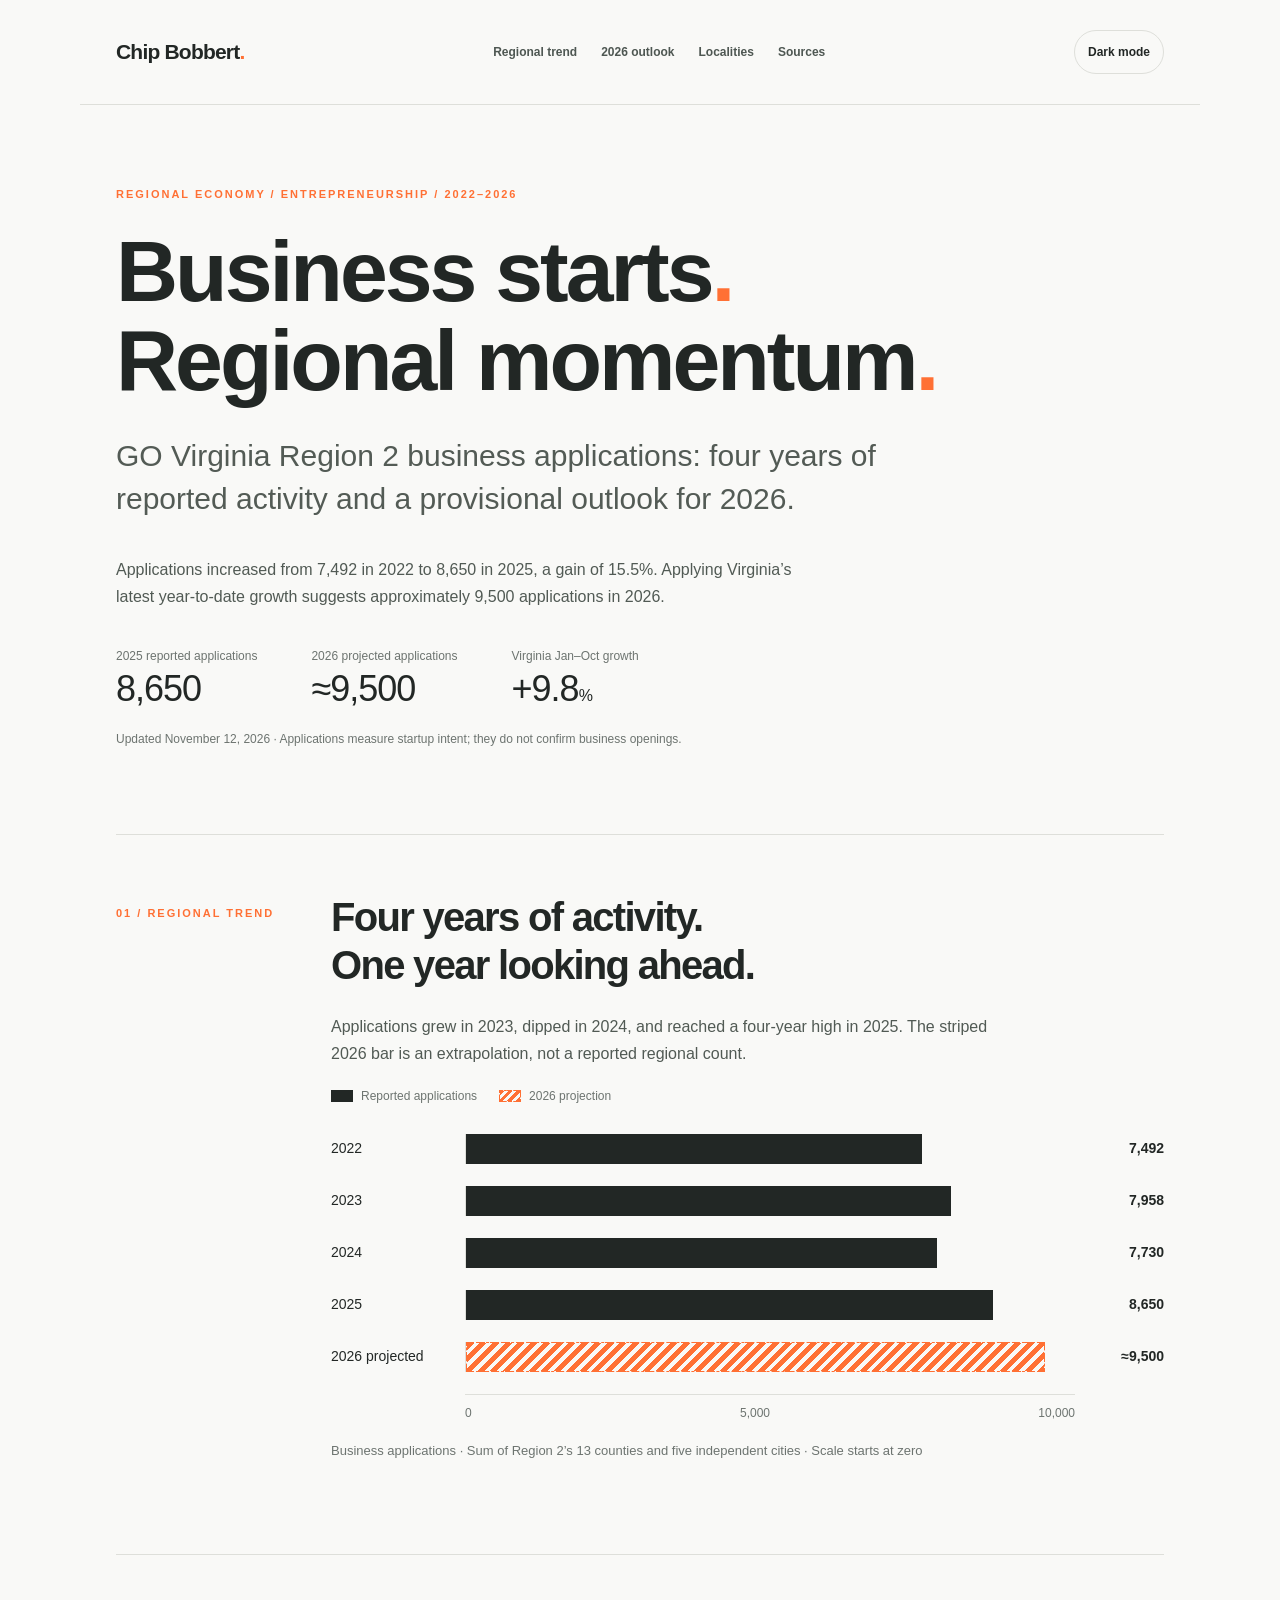
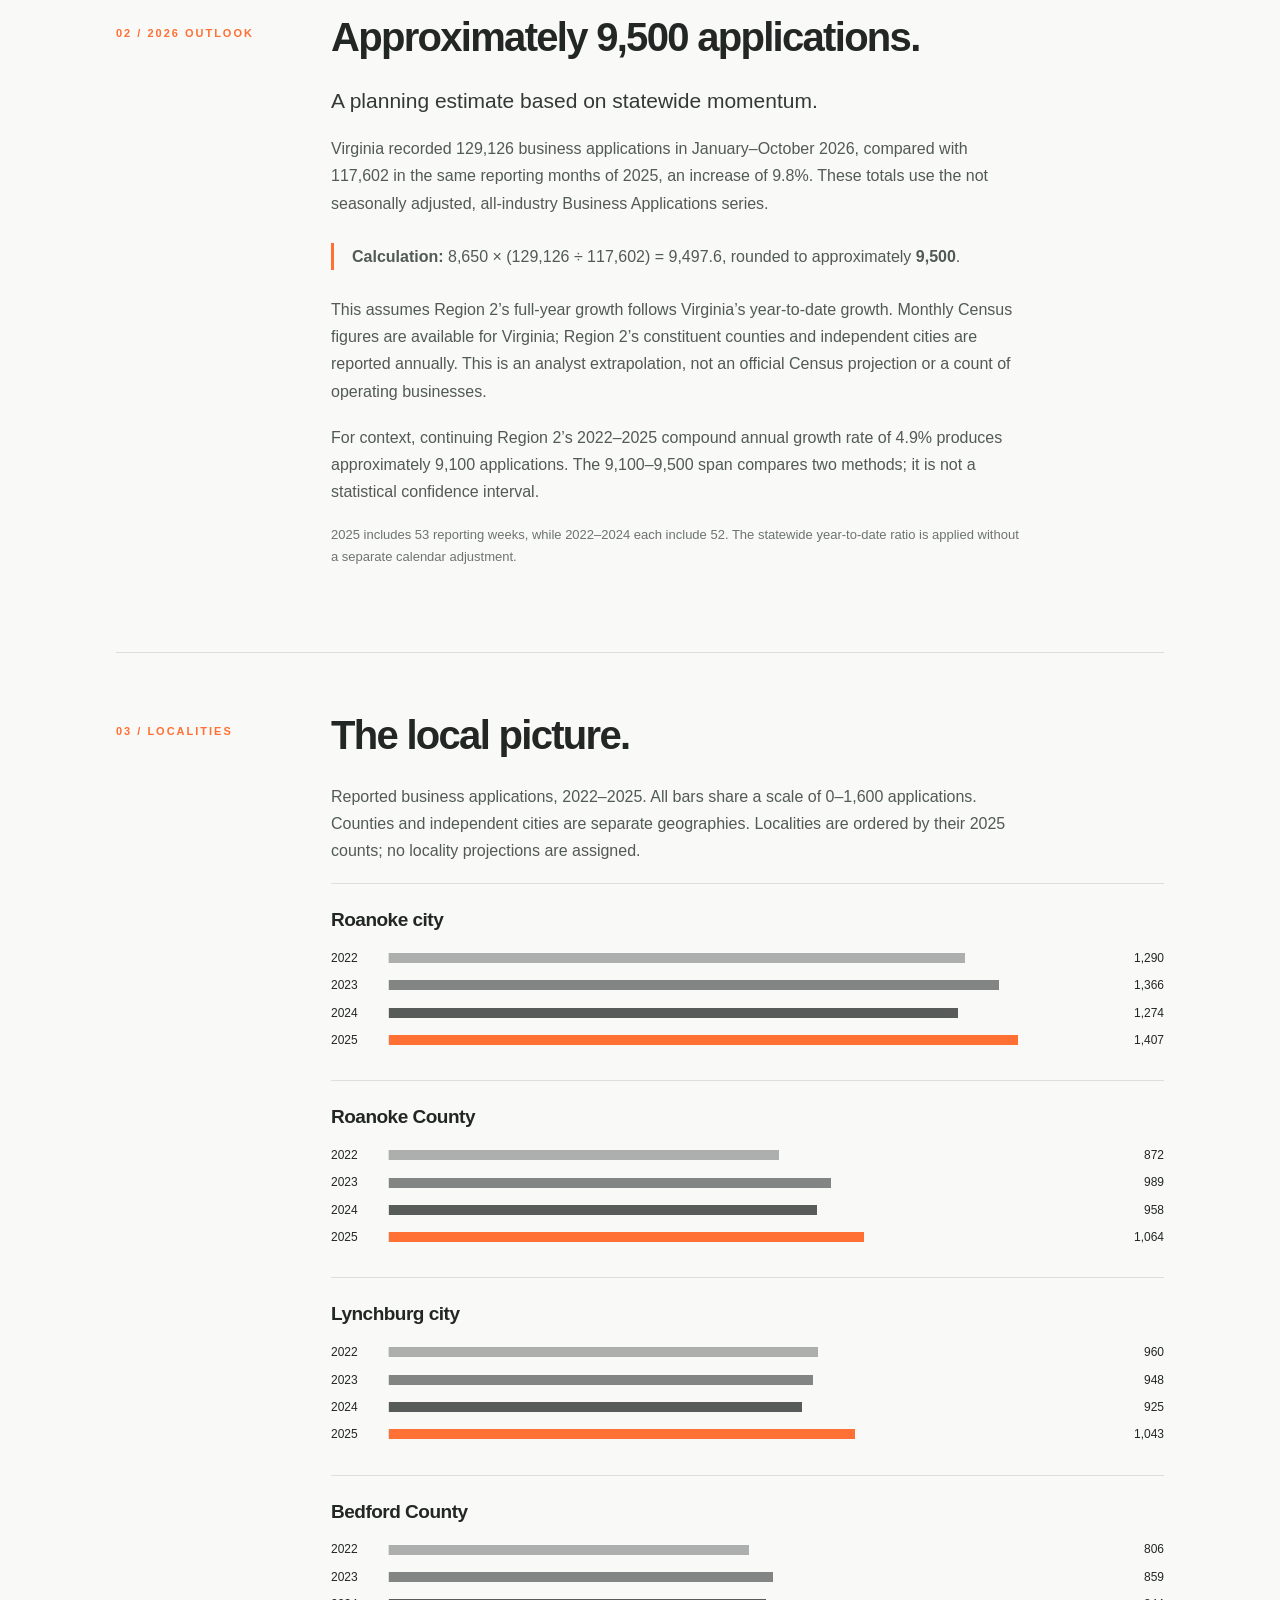
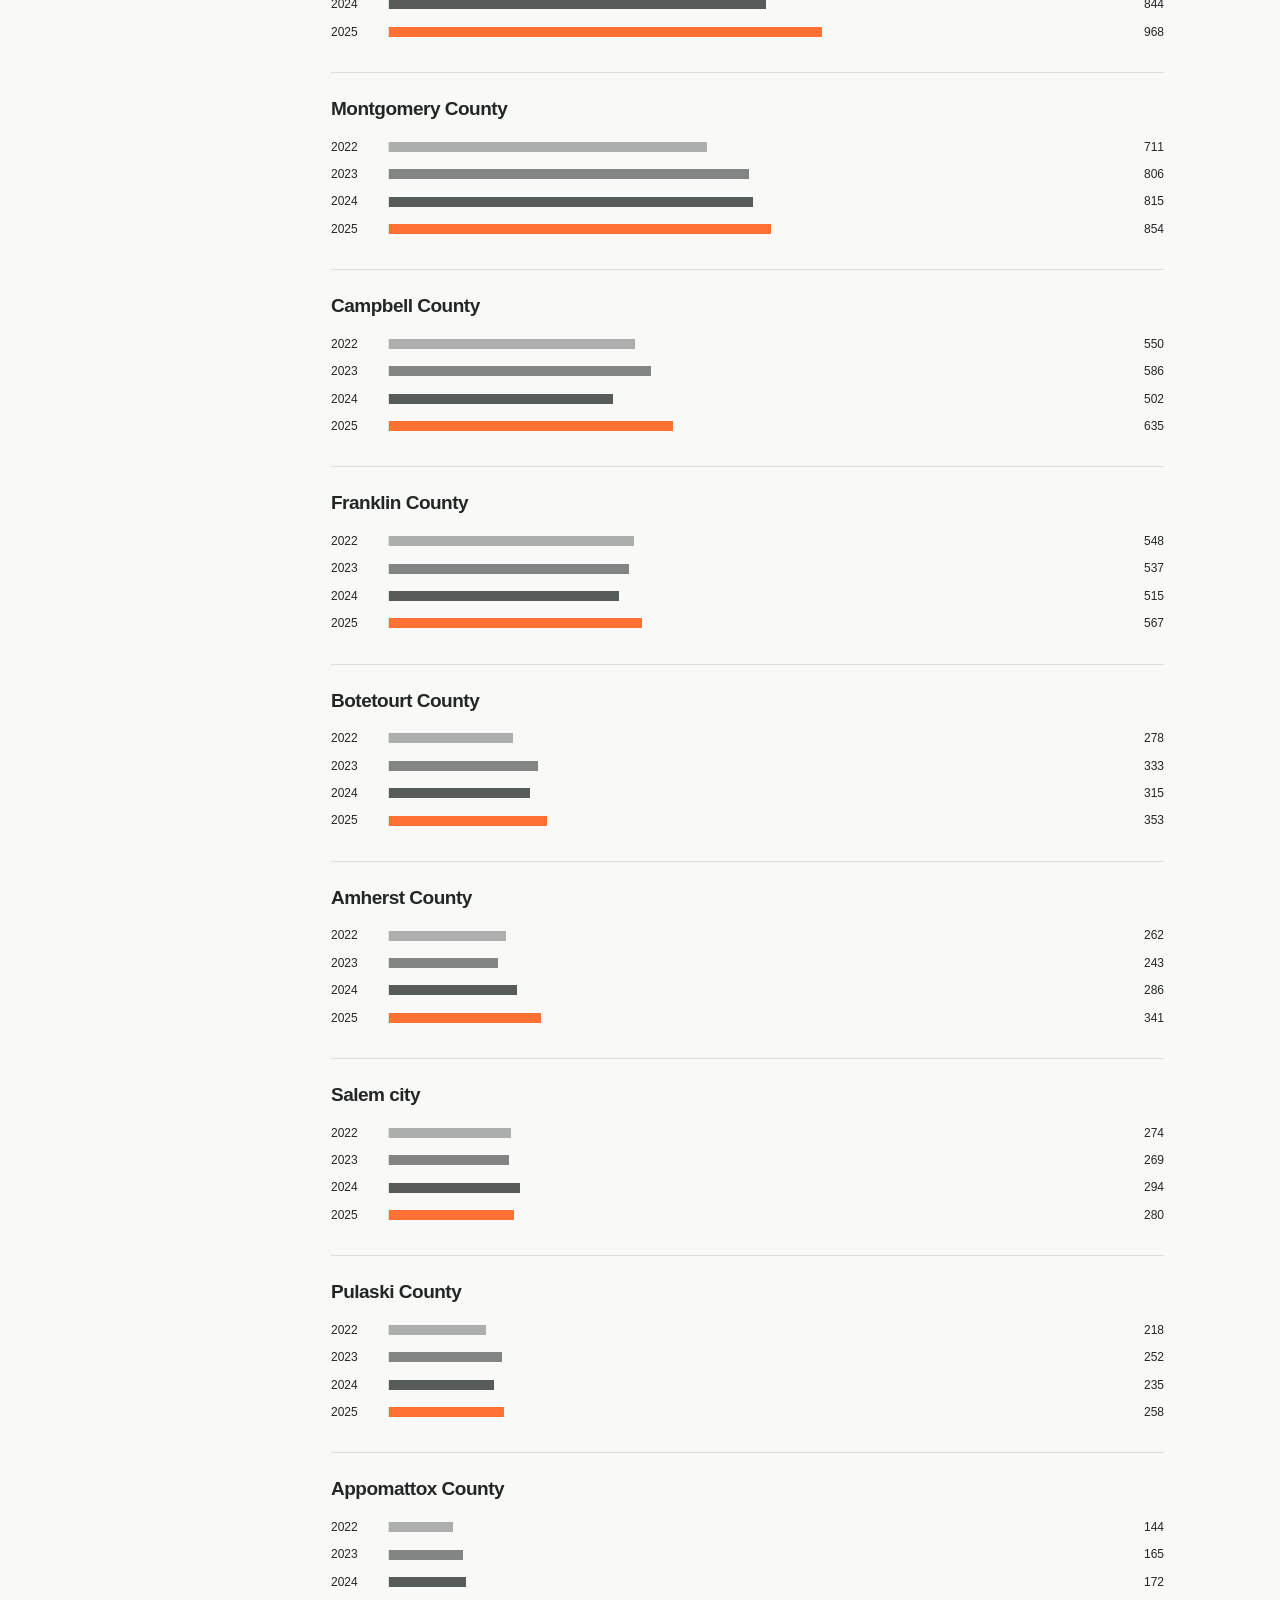
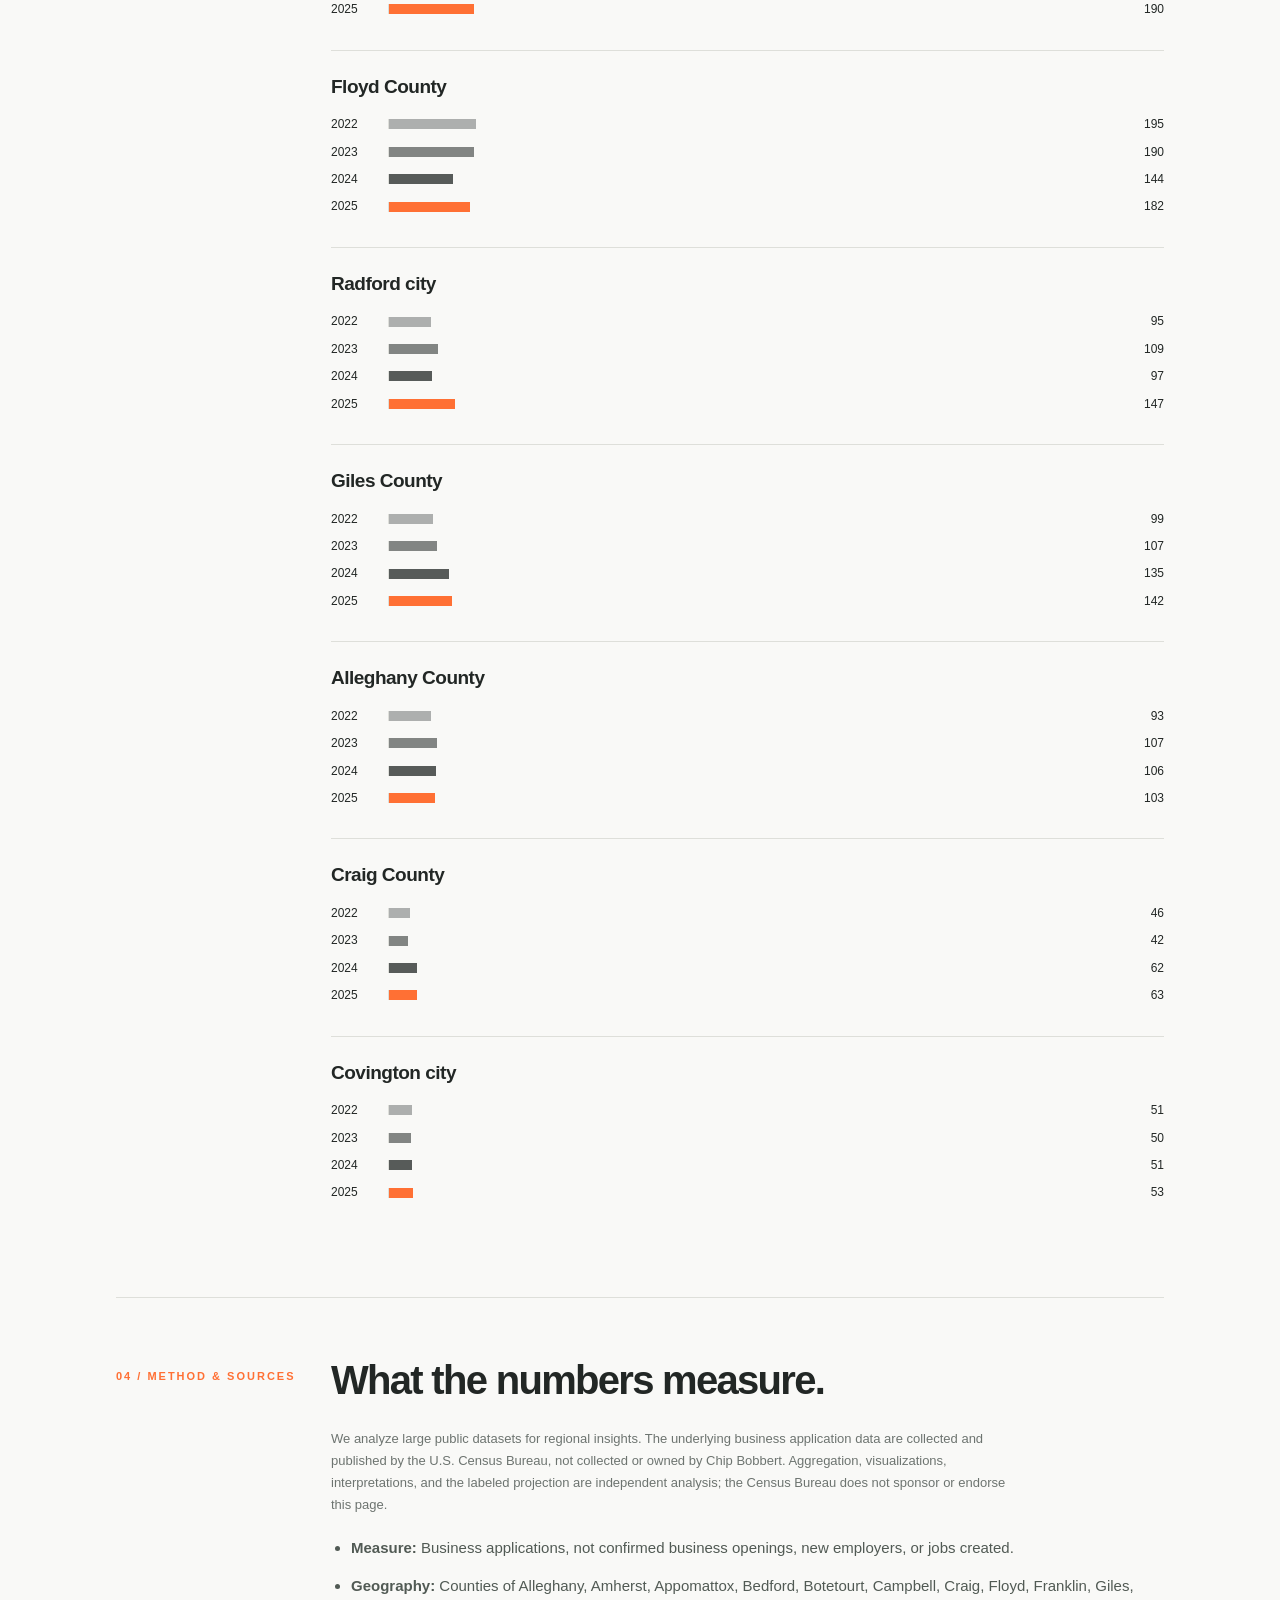
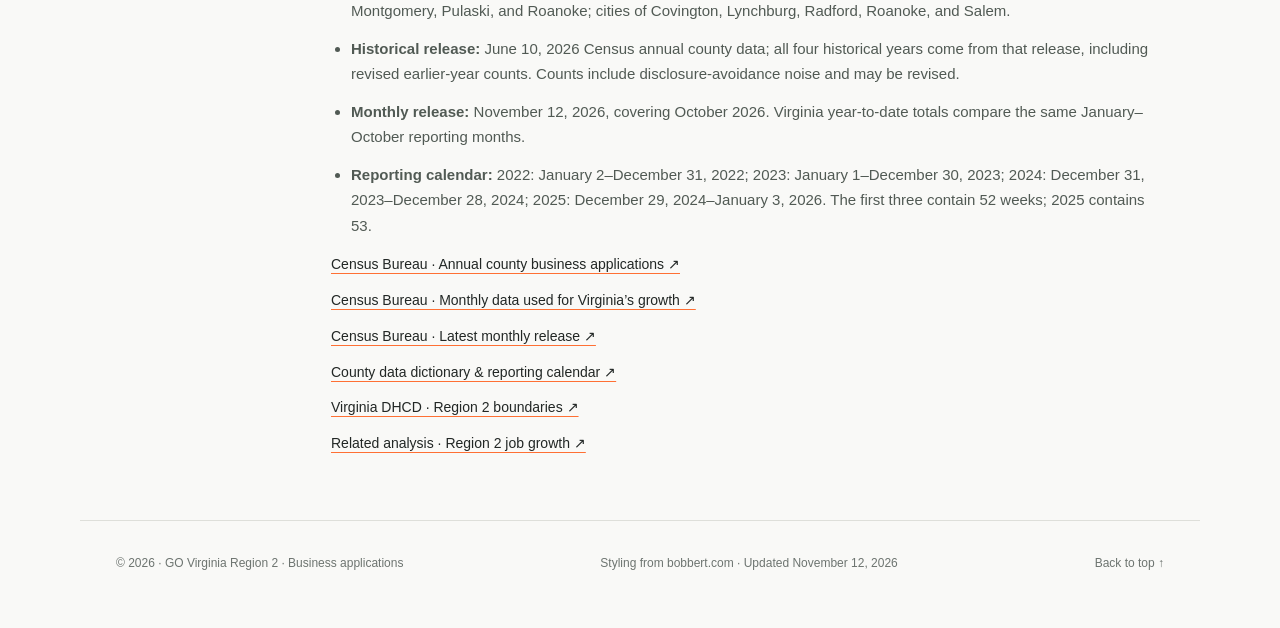
<file: labs/rbtc-bf_landscape.html>
<!doctype html>
<html lang="en">
<head>
<meta charset="utf-8">
<meta name="viewport" content="width=device-width, initial-scale=1">
<meta name="description" content="GO Virginia Region 2 business applications, 2022–2025, and a provisional 2026 projection.">
<title>GO Virginia Region 2 | Business Applications &amp; 2026 Outlook</title>
<script src="/theme-init.js"></script>
<link rel="stylesheet" href="/styles.css">
<link rel="stylesheet" href="/labs/rbtc-bf_landscape.css">
<link rel="icon" href="/favicon.ico">
</head>
<body>
<header class="site-header">
 <a class="brand" href="/">Chip Bobbert<span class="brand-dot">.</span></a>
 <button type="button" class="menu-toggle" aria-expanded="false" aria-controls="navigation">Menu <span aria-hidden="true">☰</span></button>
<nav id="navigation" aria-label="Report navigation"><a href="#trend">Regional trend</a><a href="#outlook">2026 outlook</a><a href="#localities">Localities</a><a href="#sources">Sources</a></nav>
 <button class="theme-toggle" id="theme-toggle" type="button" aria-pressed="false">Dark mode</button>
</header>
<main id="home">
 <section class="hero report-hero" aria-labelledby="report-title">
  <div class="eyebrow">Regional economy / Entrepreneurship / 2022–2026</div>
  <h1 id="report-title">Business starts<span class="accent">.</span><br>Regional momentum<span class="accent">.</span></h1>
  <p class="hero-subtitle">GO Virginia Region 2 business applications: four years of reported activity and a provisional outlook for 2026.</p>
  <p>Applications increased from 7,492 in 2022 to 8,650 in 2025, a gain of 15.5%. Applying Virginia’s latest year-to-date growth suggests approximately 9,500 applications in 2026.</p>
  <dl class="summary"><div><dt>2025 reported applications</dt><dd>8,650</dd></div><div><dt>2026 projected applications</dt><dd>≈9,500</dd></div><div><dt>Virginia Jan–Oct growth</dt><dd>+9.8<small>%</small></dd></div></dl>
  <p class="source-date">Updated November 12, 2026 · Applications measure startup intent; they do not confirm business openings.</p>
 </section>
 <section id="trend" class="section report-section">
  <div class="section-label">01 / Regional trend</div>
  <div class="section-content">
   <h2>Four years of activity.<br>One year looking ahead.</h2>
   <p>Applications grew in 2023, dipped in 2024, and reached a four-year high in 2025. The striped 2026 bar is an extrapolation, not a reported regional count.</p>
   <div class="legend"><span><i class="swatch" aria-hidden="true"></i>Reported applications</span><span><i class="swatch projection" aria-hidden="true"></i>2026 projection</span></div>
   <figure class="chart" aria-label="Region 2 business applications: 2022, 7,492; 2023, 7,958; 2024, 7,730; 2025, 8,650; 2026 projected, approximately 9,500.">
    <div class="total-row"><span>2022</span><div class="bar-track"><div class="bar actual" style="width:74.92%"></div></div><strong>7,492</strong></div>
<div class="total-row"><span>2023</span><div class="bar-track"><div class="bar actual" style="width:79.58%"></div></div><strong>7,958</strong></div>
<div class="total-row"><span>2024</span><div class="bar-track"><div class="bar actual" style="width:77.30%"></div></div><strong>7,730</strong></div>
<div class="total-row"><span>2025</span><div class="bar-track"><div class="bar actual" style="width:86.50%"></div></div><strong>8,650</strong></div>
<div class="total-row"><span>2026 projected</span><div class="bar-track"><div class="bar projection" style="width:95.00%"></div></div><strong>≈9,500</strong></div>
    <div class="axis" aria-hidden="true"><span>0</span><span>5,000</span><span>10,000</span></div>
    <figcaption class="chart-caption">Business applications · Sum of Region 2’s 13 counties and five independent cities · Scale starts at zero</figcaption>
   </figure>
  </div>
 </section>
 <section id="outlook" class="section report-section">
  <div class="section-label">02 / 2026 outlook</div>
  <div class="section-content">
   <h2>Approximately 9,500 applications.</h2>
   <p class="lead">A planning estimate based on statewide momentum.</p>
   <p>Virginia recorded 129,126 business applications in January–October 2026, compared with 117,602 in the same reporting months of 2025, an increase of 9.8%. These totals use the not seasonally adjusted, all-industry Business Applications series.</p>
   <div class="report-note"><p><strong>Calculation:</strong> 8,650 × (129,126 ÷ 117,602) = 9,497.6, rounded to approximately <strong>9,500</strong>.</p></div>
   <p>This assumes Region 2’s full-year growth follows Virginia’s year-to-date growth. Monthly Census figures are available for Virginia; Region 2’s constituent counties and independent cities are reported annually. This is an analyst extrapolation, not an official Census projection or a count of operating businesses.</p>
   <p>For context, continuing Region 2’s 2022–2025 compound annual growth rate of 4.9% produces approximately 9,100 applications. The 9,100–9,500 span compares two methods; it is not a statistical confidence interval.</p>
   <p class="muted small">2025 includes 53 reporting weeks, while 2022–2024 each include 52. The statewide year-to-date ratio is applied without a separate calendar adjustment.</p>
  </div>
 </section>
 <section id="localities" class="section report-section">
  <div class="section-label">03 / Localities</div>
  <div class="section-content">
   <h2>The local picture.</h2>
   <p>Reported business applications, 2022–2025. All bars share a scale of 0–1,600 applications. Counties and independent cities are separate geographies. Localities are ordered by their 2025 counts; no locality projections are assigned.</p>
   <article class="locality"><h3>Roanoke city</h3><div class="local-year"><span>2022</span><div class="bar-track"><div class="bar year-2022" style="width:80.6250%"></div></div><span>1,290</span></div><div class="local-year"><span>2023</span><div class="bar-track"><div class="bar year-2023" style="width:85.3750%"></div></div><span>1,366</span></div><div class="local-year"><span>2024</span><div class="bar-track"><div class="bar year-2024" style="width:79.6250%"></div></div><span>1,274</span></div><div class="local-year"><span>2025</span><div class="bar-track"><div class="bar year-2025" style="width:87.9375%"></div></div><span>1,407</span></div></article>
<article class="locality"><h3>Roanoke County</h3><div class="local-year"><span>2022</span><div class="bar-track"><div class="bar year-2022" style="width:54.5000%"></div></div><span>872</span></div><div class="local-year"><span>2023</span><div class="bar-track"><div class="bar year-2023" style="width:61.8125%"></div></div><span>989</span></div><div class="local-year"><span>2024</span><div class="bar-track"><div class="bar year-2024" style="width:59.8750%"></div></div><span>958</span></div><div class="local-year"><span>2025</span><div class="bar-track"><div class="bar year-2025" style="width:66.5000%"></div></div><span>1,064</span></div></article>
<article class="locality"><h3>Lynchburg city</h3><div class="local-year"><span>2022</span><div class="bar-track"><div class="bar year-2022" style="width:60.0000%"></div></div><span>960</span></div><div class="local-year"><span>2023</span><div class="bar-track"><div class="bar year-2023" style="width:59.2500%"></div></div><span>948</span></div><div class="local-year"><span>2024</span><div class="bar-track"><div class="bar year-2024" style="width:57.8125%"></div></div><span>925</span></div><div class="local-year"><span>2025</span><div class="bar-track"><div class="bar year-2025" style="width:65.1875%"></div></div><span>1,043</span></div></article>
<article class="locality"><h3>Bedford County</h3><div class="local-year"><span>2022</span><div class="bar-track"><div class="bar year-2022" style="width:50.3750%"></div></div><span>806</span></div><div class="local-year"><span>2023</span><div class="bar-track"><div class="bar year-2023" style="width:53.6875%"></div></div><span>859</span></div><div class="local-year"><span>2024</span><div class="bar-track"><div class="bar year-2024" style="width:52.7500%"></div></div><span>844</span></div><div class="local-year"><span>2025</span><div class="bar-track"><div class="bar year-2025" style="width:60.5000%"></div></div><span>968</span></div></article>
<article class="locality"><h3>Montgomery County</h3><div class="local-year"><span>2022</span><div class="bar-track"><div class="bar year-2022" style="width:44.4375%"></div></div><span>711</span></div><div class="local-year"><span>2023</span><div class="bar-track"><div class="bar year-2023" style="width:50.3750%"></div></div><span>806</span></div><div class="local-year"><span>2024</span><div class="bar-track"><div class="bar year-2024" style="width:50.9375%"></div></div><span>815</span></div><div class="local-year"><span>2025</span><div class="bar-track"><div class="bar year-2025" style="width:53.3750%"></div></div><span>854</span></div></article>
<article class="locality"><h3>Campbell County</h3><div class="local-year"><span>2022</span><div class="bar-track"><div class="bar year-2022" style="width:34.3750%"></div></div><span>550</span></div><div class="local-year"><span>2023</span><div class="bar-track"><div class="bar year-2023" style="width:36.6250%"></div></div><span>586</span></div><div class="local-year"><span>2024</span><div class="bar-track"><div class="bar year-2024" style="width:31.3750%"></div></div><span>502</span></div><div class="local-year"><span>2025</span><div class="bar-track"><div class="bar year-2025" style="width:39.6875%"></div></div><span>635</span></div></article>
<article class="locality"><h3>Franklin County</h3><div class="local-year"><span>2022</span><div class="bar-track"><div class="bar year-2022" style="width:34.2500%"></div></div><span>548</span></div><div class="local-year"><span>2023</span><div class="bar-track"><div class="bar year-2023" style="width:33.5625%"></div></div><span>537</span></div><div class="local-year"><span>2024</span><div class="bar-track"><div class="bar year-2024" style="width:32.1875%"></div></div><span>515</span></div><div class="local-year"><span>2025</span><div class="bar-track"><div class="bar year-2025" style="width:35.4375%"></div></div><span>567</span></div></article>
<article class="locality"><h3>Botetourt County</h3><div class="local-year"><span>2022</span><div class="bar-track"><div class="bar year-2022" style="width:17.3750%"></div></div><span>278</span></div><div class="local-year"><span>2023</span><div class="bar-track"><div class="bar year-2023" style="width:20.8125%"></div></div><span>333</span></div><div class="local-year"><span>2024</span><div class="bar-track"><div class="bar year-2024" style="width:19.6875%"></div></div><span>315</span></div><div class="local-year"><span>2025</span><div class="bar-track"><div class="bar year-2025" style="width:22.0625%"></div></div><span>353</span></div></article>
<article class="locality"><h3>Amherst County</h3><div class="local-year"><span>2022</span><div class="bar-track"><div class="bar year-2022" style="width:16.3750%"></div></div><span>262</span></div><div class="local-year"><span>2023</span><div class="bar-track"><div class="bar year-2023" style="width:15.1875%"></div></div><span>243</span></div><div class="local-year"><span>2024</span><div class="bar-track"><div class="bar year-2024" style="width:17.8750%"></div></div><span>286</span></div><div class="local-year"><span>2025</span><div class="bar-track"><div class="bar year-2025" style="width:21.3125%"></div></div><span>341</span></div></article>
<article class="locality"><h3>Salem city</h3><div class="local-year"><span>2022</span><div class="bar-track"><div class="bar year-2022" style="width:17.1250%"></div></div><span>274</span></div><div class="local-year"><span>2023</span><div class="bar-track"><div class="bar year-2023" style="width:16.8125%"></div></div><span>269</span></div><div class="local-year"><span>2024</span><div class="bar-track"><div class="bar year-2024" style="width:18.3750%"></div></div><span>294</span></div><div class="local-year"><span>2025</span><div class="bar-track"><div class="bar year-2025" style="width:17.5000%"></div></div><span>280</span></div></article>
<article class="locality"><h3>Pulaski County</h3><div class="local-year"><span>2022</span><div class="bar-track"><div class="bar year-2022" style="width:13.6250%"></div></div><span>218</span></div><div class="local-year"><span>2023</span><div class="bar-track"><div class="bar year-2023" style="width:15.7500%"></div></div><span>252</span></div><div class="local-year"><span>2024</span><div class="bar-track"><div class="bar year-2024" style="width:14.6875%"></div></div><span>235</span></div><div class="local-year"><span>2025</span><div class="bar-track"><div class="bar year-2025" style="width:16.1250%"></div></div><span>258</span></div></article>
<article class="locality"><h3>Appomattox County</h3><div class="local-year"><span>2022</span><div class="bar-track"><div class="bar year-2022" style="width:9.0000%"></div></div><span>144</span></div><div class="local-year"><span>2023</span><div class="bar-track"><div class="bar year-2023" style="width:10.3125%"></div></div><span>165</span></div><div class="local-year"><span>2024</span><div class="bar-track"><div class="bar year-2024" style="width:10.7500%"></div></div><span>172</span></div><div class="local-year"><span>2025</span><div class="bar-track"><div class="bar year-2025" style="width:11.8750%"></div></div><span>190</span></div></article>
<article class="locality"><h3>Floyd County</h3><div class="local-year"><span>2022</span><div class="bar-track"><div class="bar year-2022" style="width:12.1875%"></div></div><span>195</span></div><div class="local-year"><span>2023</span><div class="bar-track"><div class="bar year-2023" style="width:11.8750%"></div></div><span>190</span></div><div class="local-year"><span>2024</span><div class="bar-track"><div class="bar year-2024" style="width:9.0000%"></div></div><span>144</span></div><div class="local-year"><span>2025</span><div class="bar-track"><div class="bar year-2025" style="width:11.3750%"></div></div><span>182</span></div></article>
<article class="locality"><h3>Radford city</h3><div class="local-year"><span>2022</span><div class="bar-track"><div class="bar year-2022" style="width:5.9375%"></div></div><span>95</span></div><div class="local-year"><span>2023</span><div class="bar-track"><div class="bar year-2023" style="width:6.8125%"></div></div><span>109</span></div><div class="local-year"><span>2024</span><div class="bar-track"><div class="bar year-2024" style="width:6.0625%"></div></div><span>97</span></div><div class="local-year"><span>2025</span><div class="bar-track"><div class="bar year-2025" style="width:9.1875%"></div></div><span>147</span></div></article>
<article class="locality"><h3>Giles County</h3><div class="local-year"><span>2022</span><div class="bar-track"><div class="bar year-2022" style="width:6.1875%"></div></div><span>99</span></div><div class="local-year"><span>2023</span><div class="bar-track"><div class="bar year-2023" style="width:6.6875%"></div></div><span>107</span></div><div class="local-year"><span>2024</span><div class="bar-track"><div class="bar year-2024" style="width:8.4375%"></div></div><span>135</span></div><div class="local-year"><span>2025</span><div class="bar-track"><div class="bar year-2025" style="width:8.8750%"></div></div><span>142</span></div></article>
<article class="locality"><h3>Alleghany County</h3><div class="local-year"><span>2022</span><div class="bar-track"><div class="bar year-2022" style="width:5.8125%"></div></div><span>93</span></div><div class="local-year"><span>2023</span><div class="bar-track"><div class="bar year-2023" style="width:6.6875%"></div></div><span>107</span></div><div class="local-year"><span>2024</span><div class="bar-track"><div class="bar year-2024" style="width:6.6250%"></div></div><span>106</span></div><div class="local-year"><span>2025</span><div class="bar-track"><div class="bar year-2025" style="width:6.4375%"></div></div><span>103</span></div></article>
<article class="locality"><h3>Craig County</h3><div class="local-year"><span>2022</span><div class="bar-track"><div class="bar year-2022" style="width:2.8750%"></div></div><span>46</span></div><div class="local-year"><span>2023</span><div class="bar-track"><div class="bar year-2023" style="width:2.6250%"></div></div><span>42</span></div><div class="local-year"><span>2024</span><div class="bar-track"><div class="bar year-2024" style="width:3.8750%"></div></div><span>62</span></div><div class="local-year"><span>2025</span><div class="bar-track"><div class="bar year-2025" style="width:3.9375%"></div></div><span>63</span></div></article>
<article class="locality"><h3>Covington city</h3><div class="local-year"><span>2022</span><div class="bar-track"><div class="bar year-2022" style="width:3.1875%"></div></div><span>51</span></div><div class="local-year"><span>2023</span><div class="bar-track"><div class="bar year-2023" style="width:3.1250%"></div></div><span>50</span></div><div class="local-year"><span>2024</span><div class="bar-track"><div class="bar year-2024" style="width:3.1875%"></div></div><span>51</span></div><div class="local-year"><span>2025</span><div class="bar-track"><div class="bar year-2025" style="width:3.3125%"></div></div><span>53</span></div></article>
  </div>
 </section>
 <section id="sources" class="section report-section">
  <div class="section-label">04 / Method &amp; sources</div>
  <div class="section-content">
   <h2>What the numbers measure.</h2>
   <p class="small muted">We analyze large public datasets for regional insights. The underlying business application data are collected and published by the U.S. Census Bureau, not collected or owned by Chip Bobbert. Aggregation, visualizations, interpretations, and the labeled projection are independent analysis; the Census Bureau does not sponsor or endorse this page.</p>
   <ul class="method-list">
    <li><strong>Measure:</strong> Business applications, not confirmed business openings, new employers, or jobs created.</li>
    <li><strong>Geography:</strong> Counties of Alleghany, Amherst, Appomattox, Bedford, Botetourt, Campbell, Craig, Floyd, Franklin, Giles, Montgomery, Pulaski, and Roanoke; cities of Covington, Lynchburg, Radford, Roanoke, and Salem.</li>
    <li><strong>Historical release:</strong> June 10, 2026 Census annual county data; all four historical years come from that release, including revised earlier-year counts. Counts include disclosure-avoidance noise and may be revised.</li>
    <li><strong>Monthly release:</strong> November 12, 2026, covering October 2026. Virginia year-to-date totals compare the same January–October reporting months.</li>
    <li><strong>Reporting calendar:</strong> 2022: January 2–December 31, 2022; 2023: January 1–December 30, 2023; 2024: December 31, 2023–December 28, 2024; 2025: December 29, 2024–January 3, 2026. The first three contain 52 weeks; 2025 contains 53.</li>
   </ul>
   <div class="sources">
    <a href="https://www.census.gov/econ/bfs/data/county.html">Census Bureau · Annual county business applications ↗</a>
    <a href="https://www.census.gov/econ/bfs/csv/bfs_monthly.csv">Census Bureau · Monthly data used for Virginia’s growth ↗</a>
    <a href="https://www.census.gov/econ/bfs/current/index.html">Census Bureau · Latest monthly release ↗</a>
    <a href="https://www.census.gov/econ/bfs/pdf/bfs_county_data_dictionary.pdf">County data dictionary &amp; reporting calendar ↗</a>
    <a href="https://www.dhcd.virginia.gov/region-two">Virginia DHCD · Region 2 boundaries ↗</a>
    <a href="/labs/rbtc-jobs_landscape.html">Related analysis · Region 2 job growth ↗</a>
   </div>
  </div>
 </section>
</main>
<footer class="report-footer"><span>© <span id="year">2026</span> · GO Virginia Region 2 · Business applications</span><span>Styling from bobbert.com · Updated November 12, 2026</span><a href="#home">Back to top ↑</a></footer>
<script src="/script.js"></script>
</body>
</html>
</file>
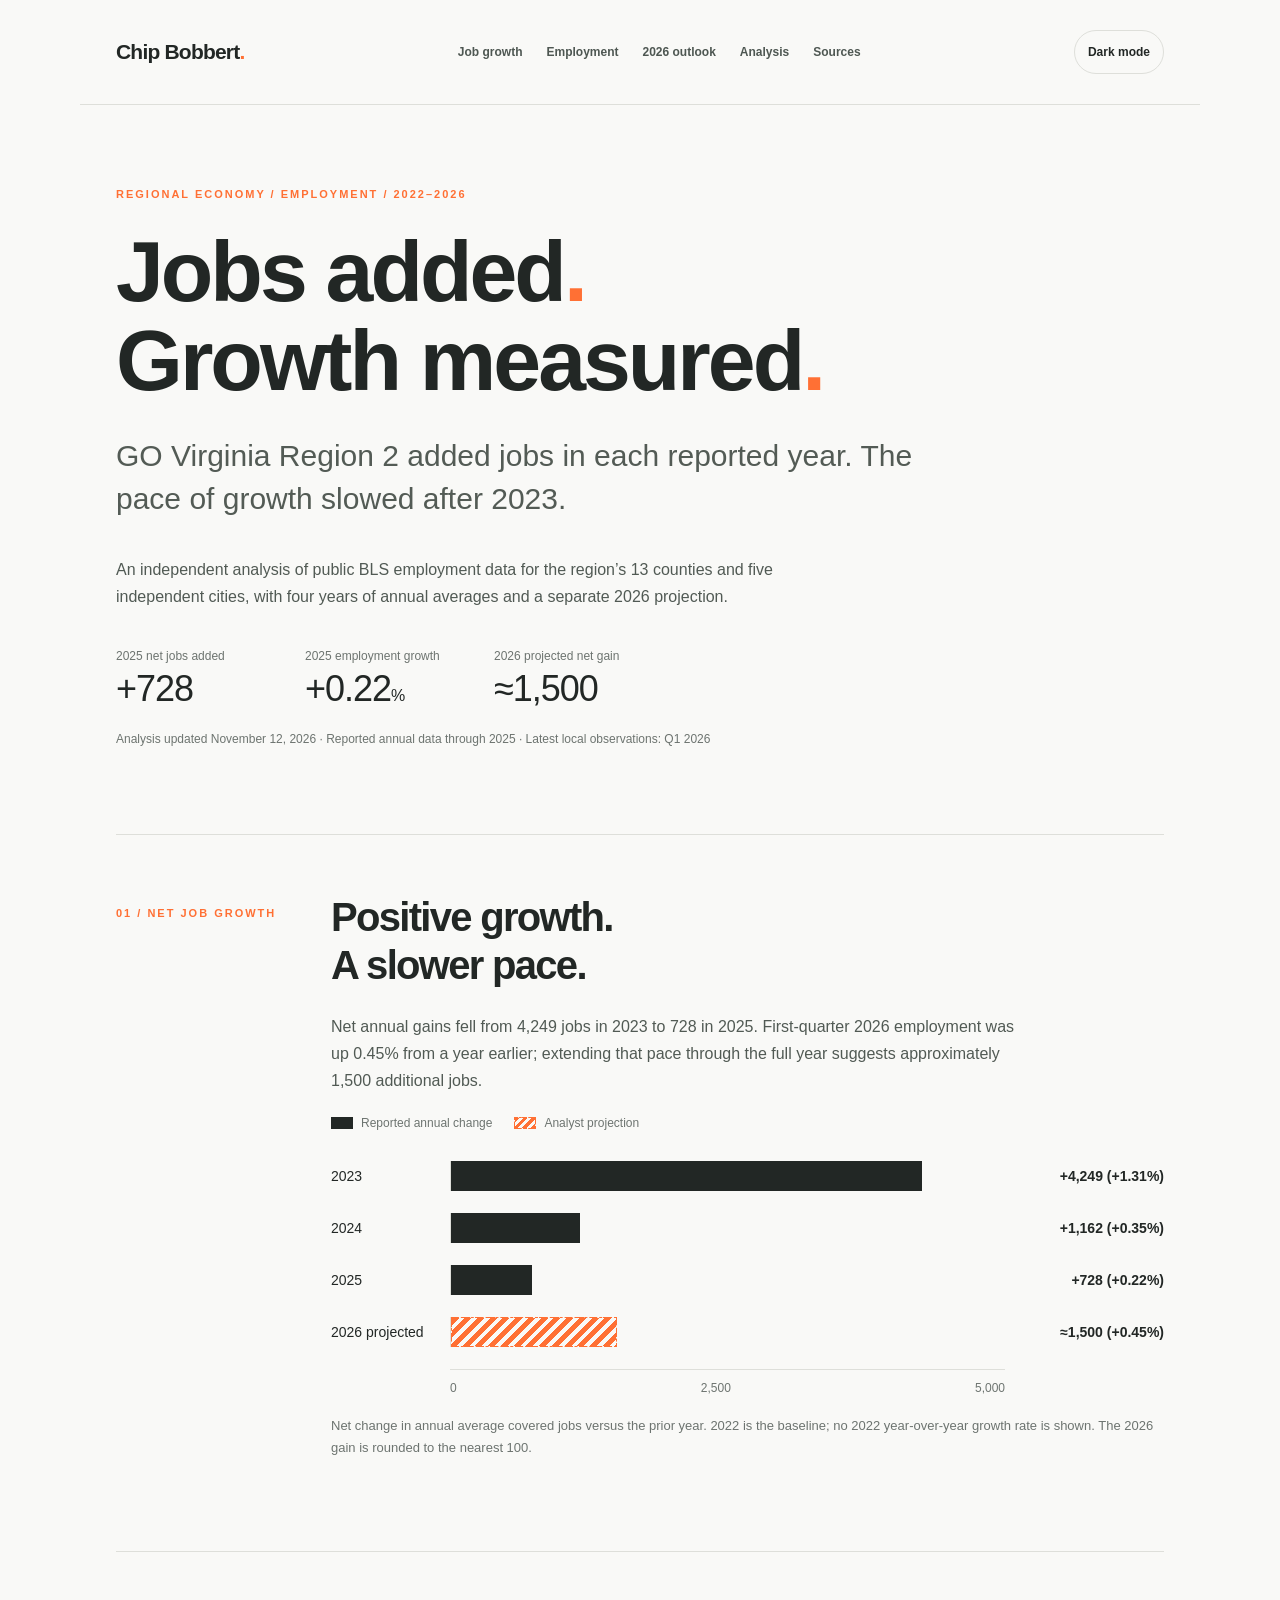
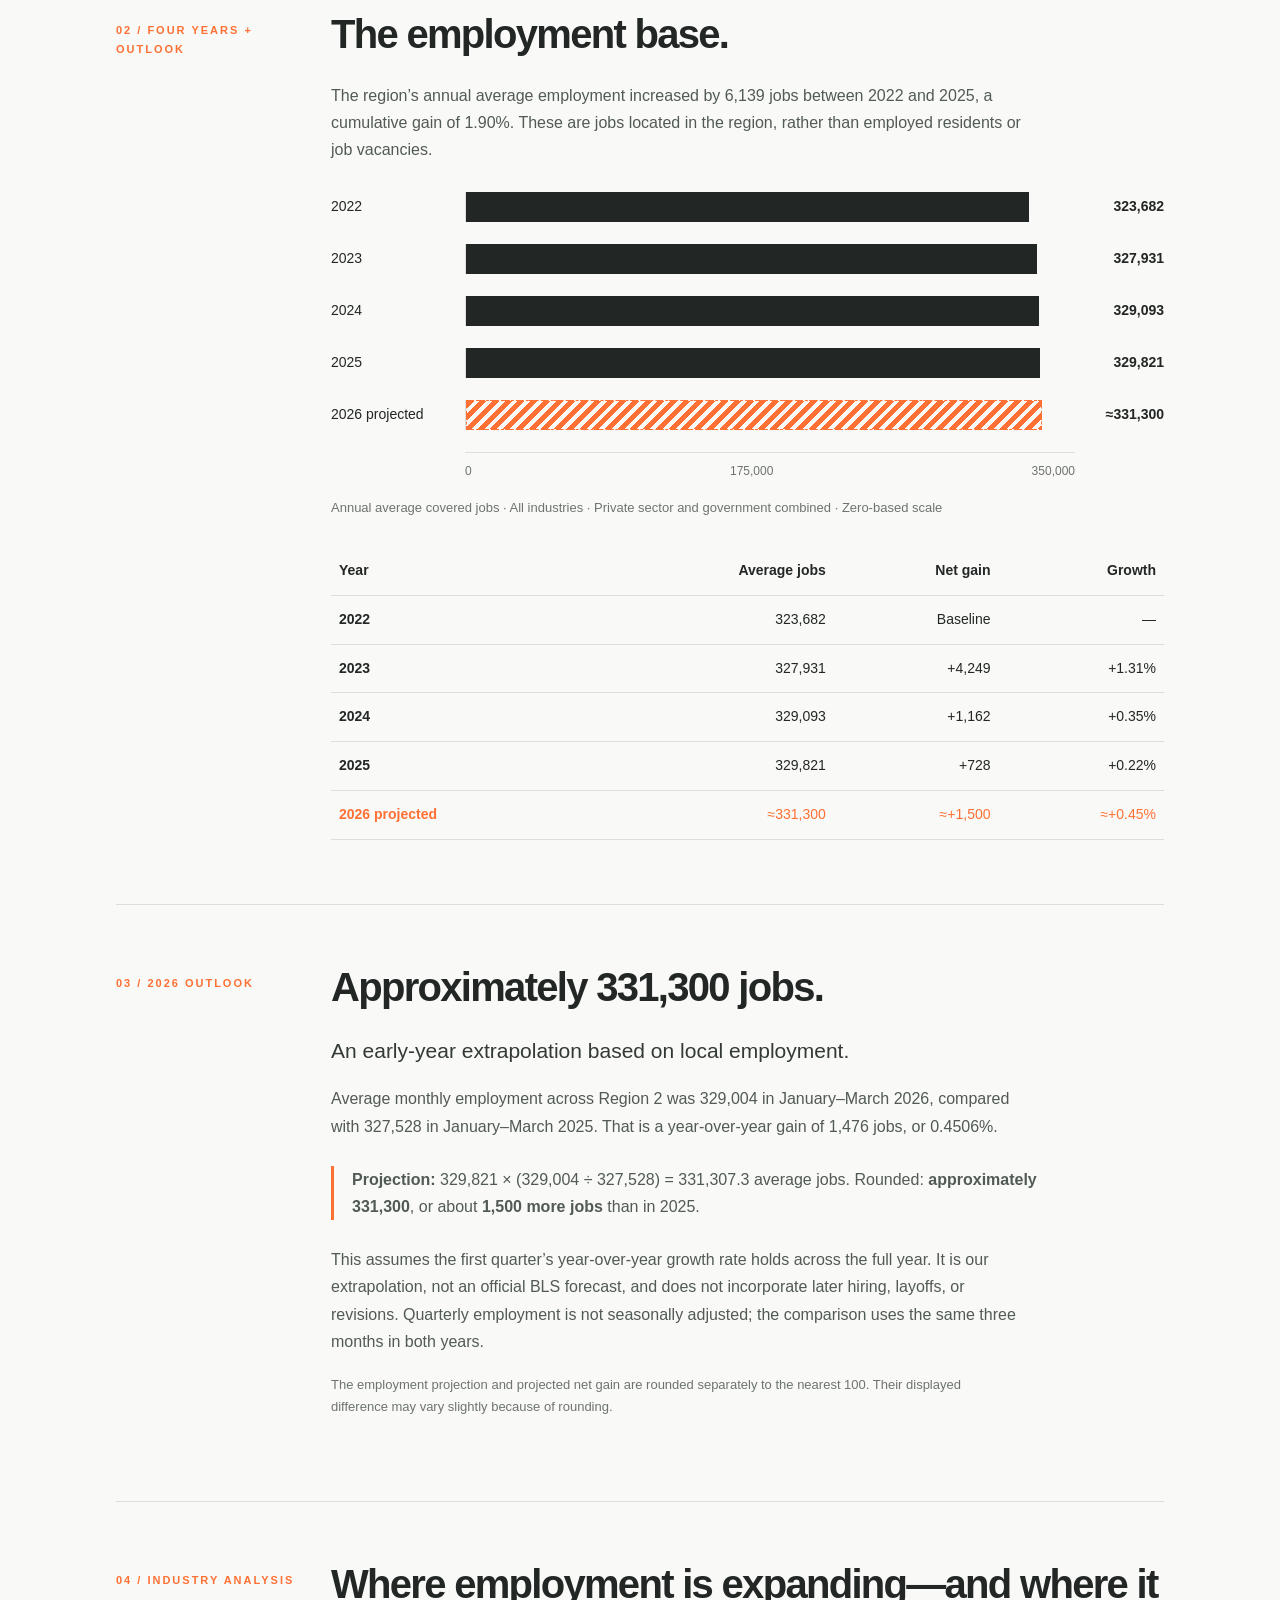
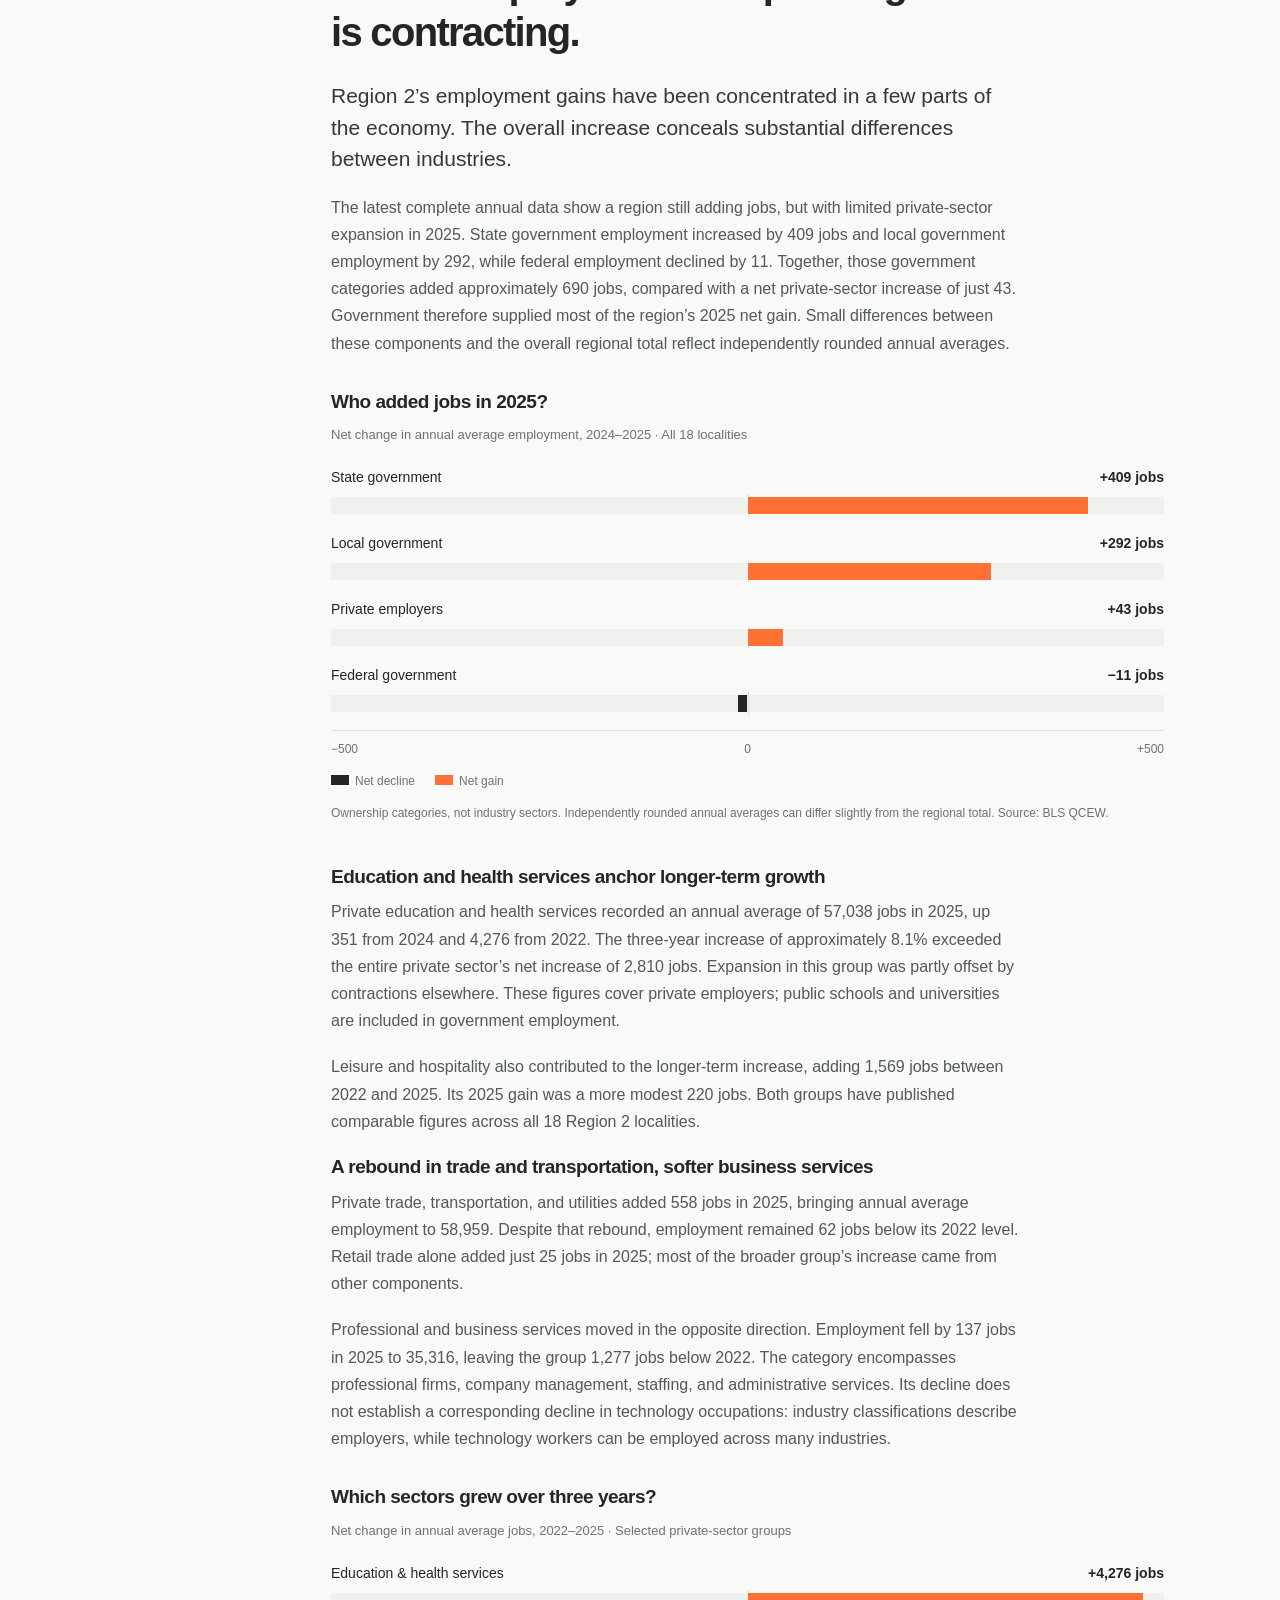
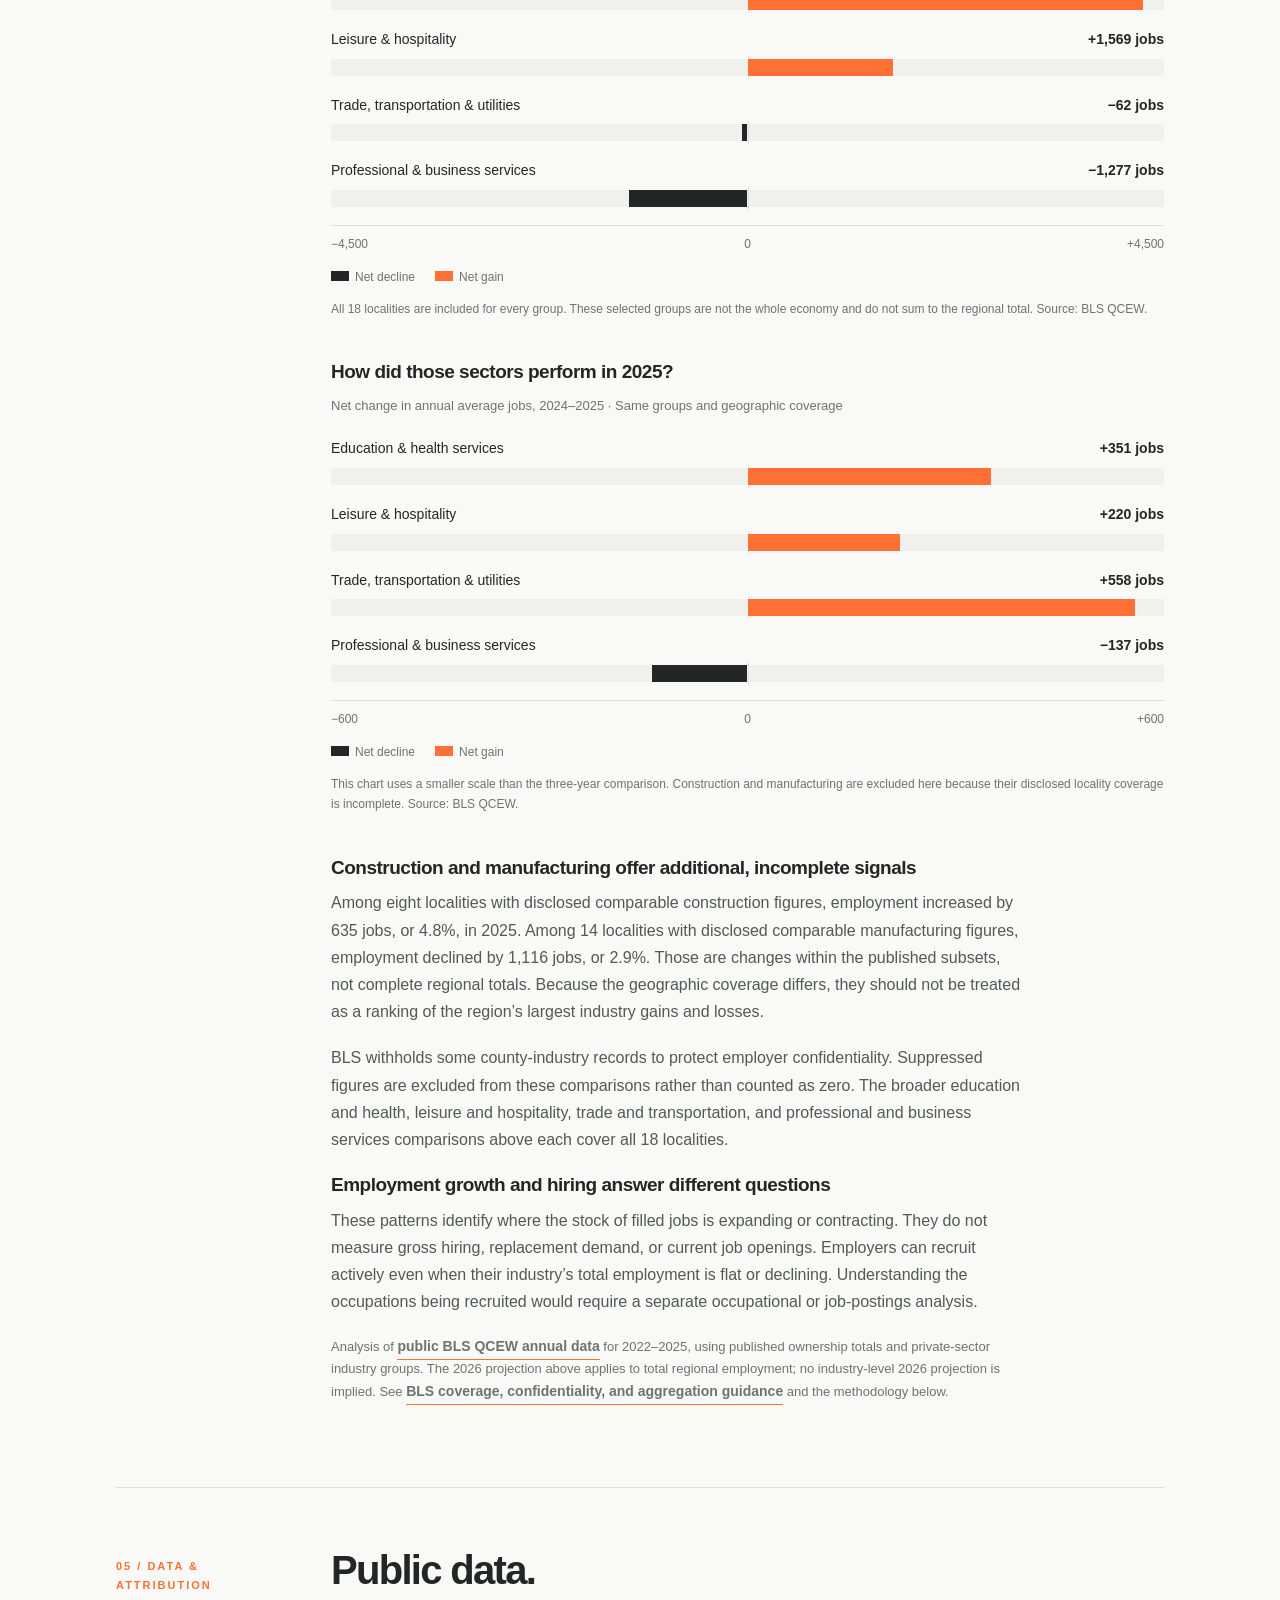
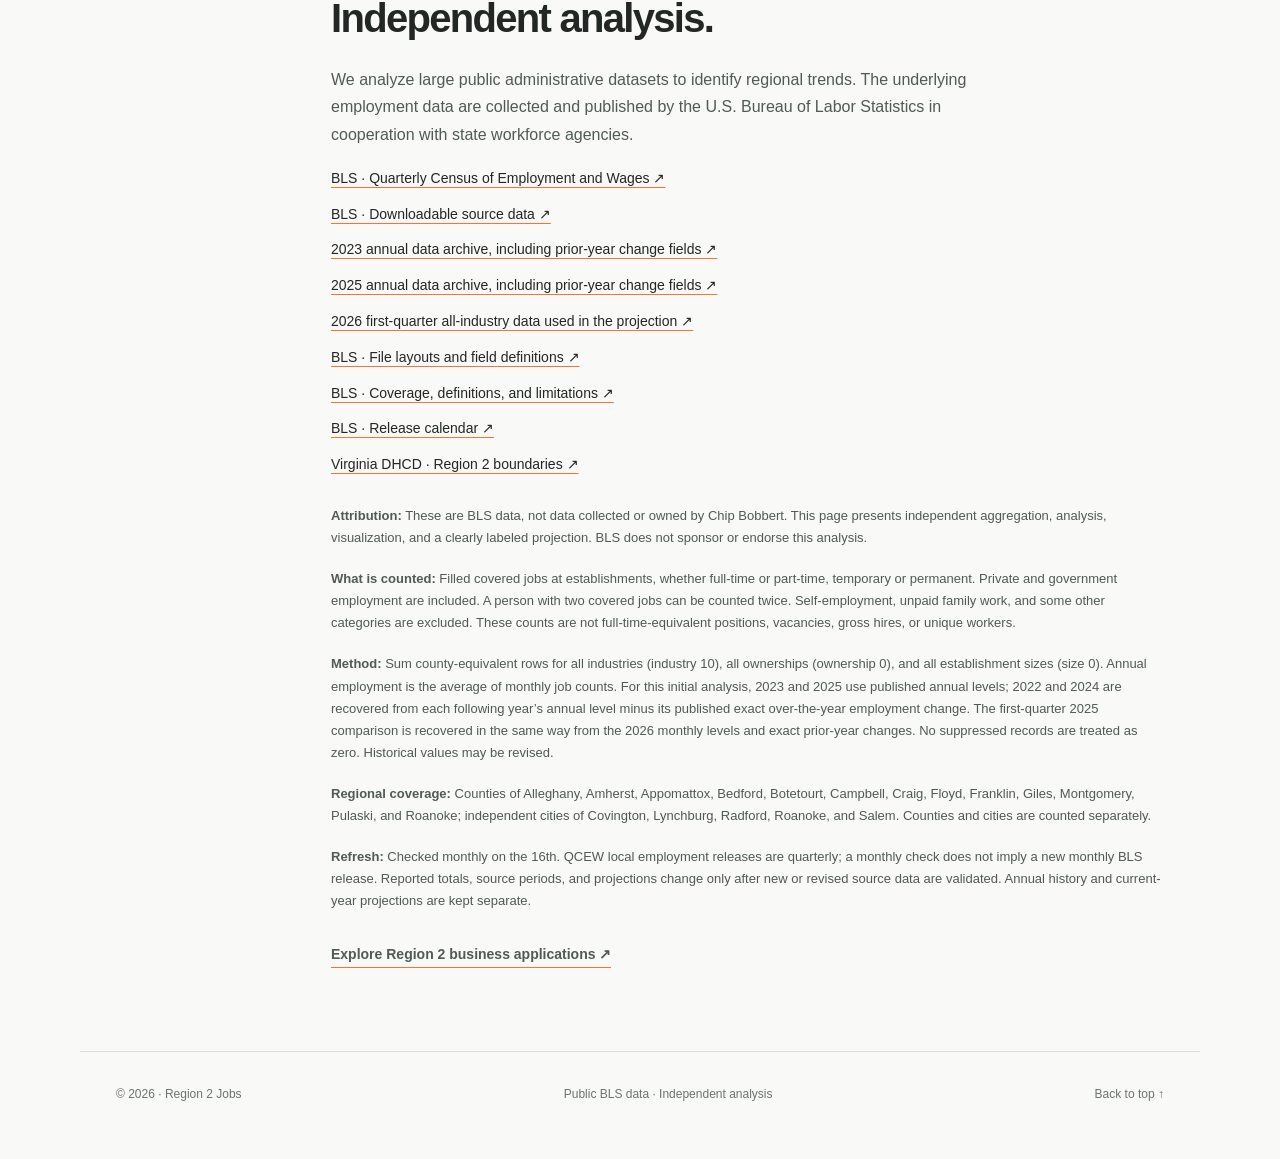
<file: labs/rbtc-jobs_landscape.html>
<!doctype html>
<html lang="en">
<head>
 <meta charset="utf-8">
 <meta name="viewport" content="width=device-width, initial-scale=1">
 <meta name="description" content="GO Virginia Region 2 job growth: BLS employment data for 2022–2025 and an analyst projection for 2026.">
 <title>Region 2 Jobs | Growth &amp; 2026 Outlook</title>
 <script src="/theme-init.js"></script>
 <link rel="stylesheet" href="/styles.css">
 <link rel="stylesheet" href="/labs/rbtc-bf_landscape.css">
 <link rel="icon" href="/favicon.ico">
 <style>
 .growth-chart .total-row{grid-template-columns:105px minmax(0,1fr) 145px}.growth-chart .axis{margin-left:119px;margin-right:159px}.jobs-table{border-collapse:collapse;width:100%;font-variant-numeric:tabular-nums;font-size:14px}.jobs-table th,.jobs-table td{border-bottom:1px solid var(--line);padding:12px 8px;text-align:right}.jobs-table th:first-child,.jobs-table td:first-child{text-align:left}.jobs-table th{font-weight:600}.projection-row{color:var(--accent)}.fine-print p{font-size:13px;max-width:none}.report-section .chart{margin-left:0;margin-right:0}.related{margin-top:28px}.negative{background:var(--muted)}
 @media(max-width:540px){.growth-chart .total-row{grid-template-columns:74px minmax(0,1fr) 96px;gap:8px}.growth-chart .axis{margin-left:82px;margin-right:104px}.jobs-table{font-size:12px}.jobs-table td,.jobs-table th{padding:12px 4px}}
 .sector-chart{margin:32px 0 40px}.sector-chart h3{margin-bottom:10px}.sector-chart .sector-meta{font-size:13px;color:var(--muted);margin-bottom:20px}.sector-row{margin:18px 0}.sector-row-header{display:flex;justify-content:space-between;align-items:baseline;gap:14px;margin-bottom:7px;font-size:14px}.sector-value{white-space:nowrap;font-variant-numeric:tabular-nums;color:var(--text)}.sector-track{height:17px;position:relative;background:color-mix(in srgb,var(--text) 4%,transparent)}.sector-track:before{content:"";position:absolute;left:50%;top:-3px;bottom:-3px;width:1px;background:var(--line)}.sector-mark{position:absolute;top:0;height:100%;background:var(--accent)}.sector-mark.loss{background:var(--text)}.sector-axis{display:flex;justify-content:space-between;border-top:1px solid var(--line);padding-top:8px;margin-top:18px;font-size:12px;font-variant-numeric:tabular-nums;color:var(--muted)}.sector-chart figcaption{font-size:12px;color:var(--muted);margin-top:12px}.sector-signs{display:flex;flex-wrap:wrap;gap:20px;font-size:12px;color:var(--muted);margin-top:12px}.sector-signs i{display:inline-block;width:18px;height:10px;margin-right:6px;background:var(--accent)}.sector-signs i.loss{background:var(--text)}
 @media(max-width:540px){.sector-row-header{font-size:13px;gap:10px}.sector-row-header>span:first-child{max-width:66%}}
 </style>
</head>
<body>
<header class="site-header">
 <a class="brand" href="/">Chip Bobbert<span class="brand-dot">.</span></a>
 <button type="button" class="menu-toggle" aria-expanded="false" aria-controls="navigation">Menu <span aria-hidden="true">☰</span></button>
 <nav id="navigation" aria-label="Report navigation"><a href="#growth">Job growth</a><a href="#employment">Employment</a><a href="#outlook">2026 outlook</a><a href="#analysis">Analysis</a><a href="#sources">Sources</a></nav>
 <button class="theme-toggle" type="button">Dark mode</button>
</header>
<main id="home">
 <section class="hero report-hero" aria-labelledby="report-title">
  <div class="eyebrow">Regional economy / Employment / 2022–2026</div>
  <h1 id="report-title">Jobs added<span class="accent">.</span><br>Growth measured<span class="accent">.</span></h1>
  <p class="hero-subtitle">GO Virginia Region 2 added jobs in each reported year. The pace of growth slowed after 2023.</p>
  <p>An independent analysis of public BLS employment data for the region’s 13 counties and five independent cities, with four years of annual averages and a separate 2026 projection.</p>
  <dl class="summary"><div><dt>2025 net jobs added</dt><dd>+728</dd></div><div><dt>2025 employment growth</dt><dd>+0.22<small>%</small></dd></div><div><dt>2026 projected net gain</dt><dd>≈1,500</dd></div></dl>
  <p class="source-date">Analysis updated November 12, 2026 · Reported annual data through 2025 · Latest local observations: Q1 2026</p>
 </section>
 <section id="growth" class="section report-section">
  <div class="section-label">01 / Net job growth</div>
  <div class="section-content">
   <h2>Positive growth.<br>A slower pace.</h2>
   <p>Net annual gains fell from 4,249 jobs in 2023 to 728 in 2025. First-quarter 2026 employment was up 0.45% from a year earlier; extending that pace through the full year suggests approximately 1,500 additional jobs.</p>
   <div class="legend"><span><i class="swatch" aria-hidden="true"></i>Reported annual change</span><span><i class="swatch projection" aria-hidden="true"></i>Analyst projection</span></div>
   <figure class="chart growth-chart" aria-label="Net change in annual average jobs: 2023 plus 4,249 or 1.31%; 2024 plus 1,162 or 0.35%; 2025 plus 728 or 0.22%; 2026 projected approximately plus 1,500 or 0.45%.">
    <div class="total-row"><span>2023</span><div class="bar-track"><div class="bar actual" style="width:84.9800%"></div></div><strong>+4,249 (+1.31%)</strong></div>
<div class="total-row"><span>2024</span><div class="bar-track"><div class="bar actual" style="width:23.2400%"></div></div><strong>+1,162 (+0.35%)</strong></div>
<div class="total-row"><span>2025</span><div class="bar-track"><div class="bar actual" style="width:14.5600%"></div></div><strong>+728 (+0.22%)</strong></div>
<div class="total-row"><span>2026 projected</span><div class="bar-track"><div class="bar projection" style="width:30.0000%"></div></div><strong>≈1,500 (+0.45%)</strong></div>
    <div class="axis" aria-hidden="true"><span>0</span><span>2,500</span><span>5,000</span></div>
    <figcaption class="chart-caption">Net change in annual average covered jobs versus the prior year. 2022 is the baseline; no 2022 year-over-year growth rate is shown. The 2026 gain is rounded to the nearest 100.</figcaption>
   </figure>
  </div>
 </section>
 <section id="employment" class="section report-section">
  <div class="section-label">02 / Four years + outlook</div>
  <div class="section-content">
   <h2>The employment base.</h2>
   <p>The region’s annual average employment increased by 6,139 jobs between 2022 and 2025, a cumulative gain of 1.90%. These are jobs located in the region, rather than employed residents or job vacancies.</p>
   <figure class="chart" aria-label="Annual average covered jobs: 2022, 323,682; 2023, 327,931; 2024, 329,093; 2025, 329,821; 2026 projected approximately 331,300.">
    <div class="total-row"><span>2022</span><div class="bar-track"><div class="bar actual" style="width:92.4806%"></div></div><strong>323,682</strong></div>
<div class="total-row"><span>2023</span><div class="bar-track"><div class="bar actual" style="width:93.6946%"></div></div><strong>327,931</strong></div>
<div class="total-row"><span>2024</span><div class="bar-track"><div class="bar actual" style="width:94.0266%"></div></div><strong>329,093</strong></div>
<div class="total-row"><span>2025</span><div class="bar-track"><div class="bar actual" style="width:94.2346%"></div></div><strong>329,821</strong></div>
<div class="total-row"><span>2026 projected</span><div class="bar-track"><div class="bar projection" style="width:94.6571%"></div></div><strong>≈331,300</strong></div>
    <div class="axis" aria-hidden="true"><span>0</span><span>175,000</span><span>350,000</span></div>
    <figcaption class="chart-caption">Annual average covered jobs · All industries · Private sector and government combined · Zero-based scale</figcaption>
   </figure>
   <table class="jobs-table"><caption class="sr-only" style="position:absolute;clip-path:inset(50%);width:1px;height:1px;overflow:hidden">Four years of annual average employment and 2026 analyst projection</caption><thead><tr><th scope="col">Year</th><th scope="col">Average jobs</th><th scope="col">Net gain</th><th scope="col">Growth</th></tr></thead><tbody>
    <tr class=""><th scope="row">2022</th><td>323,682</td><td>Baseline</td><td>—</td></tr>
<tr class=""><th scope="row">2023</th><td>327,931</td><td>+4,249</td><td>+1.31%</td></tr>
<tr class=""><th scope="row">2024</th><td>329,093</td><td>+1,162</td><td>+0.35%</td></tr>
<tr class=""><th scope="row">2025</th><td>329,821</td><td>+728</td><td>+0.22%</td></tr>
<tr class="projection-row"><th scope="row">2026 projected</th><td>≈331,300</td><td>≈+1,500</td><td>≈+0.45%</td></tr>
   </tbody></table>
  </div>
 </section>
 <section id="outlook" class="section report-section">
  <div class="section-label">03 / 2026 outlook</div>
  <div class="section-content">
   <h2>Approximately 331,300 jobs.</h2>
   <p class="lead">An early-year extrapolation based on local employment.</p>
   <p>Average monthly employment across Region 2 was 329,004 in January–March 2026, compared with 327,528 in January–March 2025. That is a year-over-year gain of 1,476 jobs, or 0.4506%.</p>
   <div class="report-note"><p><strong>Projection:</strong> 329,821 × (329,004 ÷ 327,528) = 331,307.3 average jobs. Rounded: <strong>approximately 331,300</strong>, or about <strong>1,500 more jobs</strong> than in 2025.</p></div>
   <p>This assumes the first quarter’s year-over-year growth rate holds across the full year. It is our extrapolation, not an official BLS forecast, and does not incorporate later hiring, layoffs, or revisions. Quarterly employment is not seasonally adjusted; the comparison uses the same three months in both years.</p>
   <p class="muted small">The employment projection and projected net gain are rounded separately to the nearest 100. Their displayed difference may vary slightly because of rounding.</p>
  </div>
 </section>
 <section id="analysis" class="section report-section" aria-labelledby="analysis-title">
  <div class="section-label">04 / Industry analysis</div>
  <article class="section-content">
   <h2 id="analysis-title">Where employment is expanding—and where it is contracting.</h2>
   <p class="lead">Region 2’s employment gains have been concentrated in a few parts of the economy. The overall increase conceals substantial differences between industries.</p>
   <p>The latest complete annual data show a region still adding jobs, but with limited private-sector expansion in 2025. State government employment increased by 409 jobs and local government employment by 292, while federal employment declined by 11. Together, those government categories added approximately 690 jobs, compared with a net private-sector increase of just 43. Government therefore supplied most of the region’s 2025 net gain. Small differences between these components and the overall regional total reflect independently rounded annual averages.</p>
   <figure id="ownership-growth" class="sector-chart" aria-labelledby="ownership-growth-title"><h3 id="ownership-growth-title">Who added jobs in 2025?</h3><p class="sector-meta">Net change in annual average employment, 2024–2025 · All 18 localities</p>
<div class="sector-row"><div class="sector-row-header"><span>State government</span><strong class="sector-value">+409 jobs</strong></div><div class="sector-track" aria-hidden="true"><span class="sector-mark gain" style="left:50.00000%;width:40.90000%"></span></div></div>
<div class="sector-row"><div class="sector-row-header"><span>Local government</span><strong class="sector-value">+292 jobs</strong></div><div class="sector-track" aria-hidden="true"><span class="sector-mark gain" style="left:50.00000%;width:29.20000%"></span></div></div>
<div class="sector-row"><div class="sector-row-header"><span>Private employers</span><strong class="sector-value">+43 jobs</strong></div><div class="sector-track" aria-hidden="true"><span class="sector-mark gain" style="left:50.00000%;width:4.30000%"></span></div></div>
<div class="sector-row"><div class="sector-row-header"><span>Federal government</span><strong class="sector-value">−11 jobs</strong></div><div class="sector-track" aria-hidden="true"><span class="sector-mark loss" style="left:48.90000%;width:1.10000%"></span></div></div>
<div class="sector-axis" aria-hidden="true"><span>−500</span><span>0</span><span>+500</span></div><div class="sector-signs" aria-hidden="true"><span><i class="loss"></i>Net decline</span><span><i></i>Net gain</span></div><figcaption>Ownership categories, not industry sectors. Independently rounded annual averages can differ slightly from the regional total. Source: BLS QCEW.</figcaption></figure>
   <h3>Education and health services anchor longer-term growth</h3>
   <p>Private education and health services recorded an annual average of 57,038 jobs in 2025, up 351 from 2024 and 4,276 from 2022. The three-year increase of approximately 8.1% exceeded the entire private sector’s net increase of 2,810 jobs. Expansion in this group was partly offset by contractions elsewhere. These figures cover private employers; public schools and universities are included in government employment.</p>
   <p>Leisure and hospitality also contributed to the longer-term increase, adding 1,569 jobs between 2022 and 2025. Its 2025 gain was a more modest 220 jobs. Both groups have published comparable figures across all 18 Region 2 localities.</p>
   <h3>A rebound in trade and transportation, softer business services</h3>
   <p>Private trade, transportation, and utilities added 558 jobs in 2025, bringing annual average employment to 58,959. Despite that rebound, employment remained 62 jobs below its 2022 level. Retail trade alone added just 25 jobs in 2025; most of the broader group’s increase came from other components.</p>
   <p>Professional and business services moved in the opposite direction. Employment fell by 137 jobs in 2025 to 35,316, leaving the group 1,277 jobs below 2022. The category encompasses professional firms, company management, staffing, and administrative services. Its decline does not establish a corresponding decline in technology occupations: industry classifications describe employers, while technology workers can be employed across many industries.</p>
   <figure id="sector-long-term" class="sector-chart" aria-labelledby="sector-long-term-title"><h3 id="sector-long-term-title">Which sectors grew over three years?</h3><p class="sector-meta">Net change in annual average jobs, 2022–2025 · Selected private-sector groups</p>
<div class="sector-row"><div class="sector-row-header"><span>Education &amp; health services</span><strong class="sector-value">+4,276 jobs</strong></div><div class="sector-track" aria-hidden="true"><span class="sector-mark gain" style="left:50.00000%;width:47.51111%"></span></div></div>
<div class="sector-row"><div class="sector-row-header"><span>Leisure &amp; hospitality</span><strong class="sector-value">+1,569 jobs</strong></div><div class="sector-track" aria-hidden="true"><span class="sector-mark gain" style="left:50.00000%;width:17.43333%"></span></div></div>
<div class="sector-row"><div class="sector-row-header"><span>Trade, transportation &amp; utilities</span><strong class="sector-value">−62 jobs</strong></div><div class="sector-track" aria-hidden="true"><span class="sector-mark loss" style="left:49.31111%;width:0.68889%"></span></div></div>
<div class="sector-row"><div class="sector-row-header"><span>Professional &amp; business services</span><strong class="sector-value">−1,277 jobs</strong></div><div class="sector-track" aria-hidden="true"><span class="sector-mark loss" style="left:35.81111%;width:14.18889%"></span></div></div>
<div class="sector-axis" aria-hidden="true"><span>−4,500</span><span>0</span><span>+4,500</span></div><div class="sector-signs" aria-hidden="true"><span><i class="loss"></i>Net decline</span><span><i></i>Net gain</span></div><figcaption>All 18 localities are included for every group. These selected groups are not the whole economy and do not sum to the regional total. Source: BLS QCEW.</figcaption></figure><figure id="sector-recent" class="sector-chart" aria-labelledby="sector-recent-title"><h3 id="sector-recent-title">How did those sectors perform in 2025?</h3><p class="sector-meta">Net change in annual average jobs, 2024–2025 · Same groups and geographic coverage</p>
<div class="sector-row"><div class="sector-row-header"><span>Education &amp; health services</span><strong class="sector-value">+351 jobs</strong></div><div class="sector-track" aria-hidden="true"><span class="sector-mark gain" style="left:50.00000%;width:29.25000%"></span></div></div>
<div class="sector-row"><div class="sector-row-header"><span>Leisure &amp; hospitality</span><strong class="sector-value">+220 jobs</strong></div><div class="sector-track" aria-hidden="true"><span class="sector-mark gain" style="left:50.00000%;width:18.33333%"></span></div></div>
<div class="sector-row"><div class="sector-row-header"><span>Trade, transportation &amp; utilities</span><strong class="sector-value">+558 jobs</strong></div><div class="sector-track" aria-hidden="true"><span class="sector-mark gain" style="left:50.00000%;width:46.50000%"></span></div></div>
<div class="sector-row"><div class="sector-row-header"><span>Professional &amp; business services</span><strong class="sector-value">−137 jobs</strong></div><div class="sector-track" aria-hidden="true"><span class="sector-mark loss" style="left:38.58333%;width:11.41667%"></span></div></div>
<div class="sector-axis" aria-hidden="true"><span>−600</span><span>0</span><span>+600</span></div><div class="sector-signs" aria-hidden="true"><span><i class="loss"></i>Net decline</span><span><i></i>Net gain</span></div><figcaption>This chart uses a smaller scale than the three-year comparison. Construction and manufacturing are excluded here because their disclosed locality coverage is incomplete. Source: BLS QCEW.</figcaption></figure>
   <h3>Construction and manufacturing offer additional, incomplete signals</h3>
   <p>Among eight localities with disclosed comparable construction figures, employment increased by 635 jobs, or 4.8%, in 2025. Among 14 localities with disclosed comparable manufacturing figures, employment declined by 1,116 jobs, or 2.9%. Those are changes within the published subsets, not complete regional totals. Because the geographic coverage differs, they should not be treated as a ranking of the region’s largest industry gains and losses.</p>
   <p>BLS withholds some county-industry records to protect employer confidentiality. Suppressed figures are excluded from these comparisons rather than counted as zero. The broader education and health, leisure and hospitality, trade and transportation, and professional and business services comparisons above each cover all 18 localities.</p>
   <h3>Employment growth and hiring answer different questions</h3>
   <p>These patterns identify where the stock of filled jobs is expanding or contracting. They do not measure gross hiring, replacement demand, or current job openings. Employers can recruit actively even when their industry’s total employment is flat or declining. Understanding the occupations being recruited would require a separate occupational or job-postings analysis.</p>
   <p class="small muted">Analysis of <a class="text-link" href="https://www.bls.gov/cew/downloadable-data-files.htm">public BLS QCEW annual data</a> for 2022–2025, using published ownership totals and private-sector industry groups. The 2026 projection above applies to total regional employment; no industry-level 2026 projection is implied. See <a class="text-link" href="https://www.bls.gov/cew/questions-and-answers.htm">BLS coverage, confidentiality, and aggregation guidance</a> and the methodology below.</p>
  </article>
 </section>
 <section id="sources" class="section report-section">
  <div class="section-label">05 / Data &amp; attribution</div>
  <div class="section-content">
   <h2>Public data.<br>Independent analysis.</h2>
   <p>We analyze large public administrative datasets to identify regional trends. The underlying employment data are collected and published by the U.S. Bureau of Labor Statistics in cooperation with state workforce agencies.</p>
   <div class="sources">
    <a href="https://www.bls.gov/cew/">BLS · Quarterly Census of Employment and Wages ↗</a>
    <a href="https://www.bls.gov/cew/downloadable-data-files.htm">BLS · Downloadable source data ↗</a>
    <a href="https://data.bls.gov/cew/data/files/2023/csv/2023_annual_singlefile.zip">2023 annual data archive, including prior-year change fields ↗</a>
    <a href="https://data.bls.gov/cew/data/files/2025/csv/2025_annual_singlefile.zip">2025 annual data archive, including prior-year change fields ↗</a>
    <a href="https://data.bls.gov/cew/data/api/2026/1/industry/10.csv">2026 first-quarter all-industry data used in the projection ↗</a>
    <a href="https://www.bls.gov/cew/additional-resources/open-data/csv-data-slices.htm">BLS · File layouts and field definitions ↗</a>
    <a href="https://www.bls.gov/cew/questions-and-answers.htm">BLS · Coverage, definitions, and limitations ↗</a>
    <a href="https://www.bls.gov/cew/release-calendar.htm">BLS · Release calendar ↗</a>
    <a href="https://www.dhcd.virginia.gov/region-two">Virginia DHCD · Region 2 boundaries ↗</a>
   </div>
   <div class="fine-print" style="margin-top:28px">
    <p><strong>Attribution:</strong> These are BLS data, not data collected or owned by Chip Bobbert. This page presents independent aggregation, analysis, visualization, and a clearly labeled projection. BLS does not sponsor or endorse this analysis.</p>
    <p><strong>What is counted:</strong> Filled covered jobs at establishments, whether full-time or part-time, temporary or permanent. Private and government employment are included. A person with two covered jobs can be counted twice. Self-employment, unpaid family work, and some other categories are excluded. These counts are not full-time-equivalent positions, vacancies, gross hires, or unique workers.</p>
    <p><strong>Method:</strong> Sum county-equivalent rows for all industries (industry 10), all ownerships (ownership 0), and all establishment sizes (size 0). Annual employment is the average of monthly job counts. For this initial analysis, 2023 and 2025 use published annual levels; 2022 and 2024 are recovered from each following year’s annual level minus its published exact over-the-year employment change. The first-quarter 2025 comparison is recovered in the same way from the 2026 monthly levels and exact prior-year changes. No suppressed records are treated as zero. Historical values may be revised.</p>
    <p><strong>Regional coverage:</strong> Counties of Alleghany, Amherst, Appomattox, Bedford, Botetourt, Campbell, Craig, Floyd, Franklin, Giles, Montgomery, Pulaski, and Roanoke; independent cities of Covington, Lynchburg, Radford, Roanoke, and Salem. Counties and cities are counted separately.</p>
    <p><strong>Refresh:</strong> Checked monthly on the 16th. QCEW local employment releases are quarterly; a monthly check does not imply a new monthly BLS release. Reported totals, source periods, and projections change only after new or revised source data are validated. Annual history and current-year projections are kept separate.</p>
   </div>
   <p class="related"><a class="text-link" href="/labs/rbtc-bf_landscape.html">Explore Region 2 business applications ↗</a></p>
  </div>
 </section>
</main>
<footer class="report-footer"><span>© <span id="year">2026</span> · Region 2 Jobs</span><span>Public BLS data · Independent analysis</span><a href="#home">Back to top ↑</a></footer>
<script src="/script.js"></script>
</body>
</html>
</file>
<file: styles.css>
:root {
  --bg:#f9f9f7;
  --text:#222725;
  --muted:#6d7470;
  --line:#dedfda;
  --accent:#ff7034;
  --nav:#4e5752;
  --body-copy:#515a54;
  --hero-copy:#535b55;
  --lead:#333a35;
  --max:1120px
}
* {
  box-sizing:border-box
}
html {
  scroll-behavior:smooth
}
body {
  margin:0;
  background:var(--bg);
  color:var(--text);
  font-family:-apple-system,BlinkMacSystemFont,"Segoe UI",Helvetica,Arial,sans-serif;
  line-height:1.7
}
a {
  color:inherit;
  text-decoration:none
}
a:hover {
  color:var(--accent)
}
.site-header {
  max-width:var(--max);
  margin:auto;
  padding:30px 36px;
  display:flex;
  justify-content:space-between;
  align-items:center;
  gap:28px;
  border-bottom:1px solid var(--line)
}
.brand {
  font-size:21px;
  font-weight:700;
  letter-spacing:-.8px;
  white-space:nowrap
}
.brand-dot,.accent {
  color:var(--accent)
}
nav {
  display:flex;
  flex-wrap:wrap;
  justify-content:flex-end;
  gap:12px 24px
}
nav a {
  font-size:12px;
  font-weight:600;
  color:var(--nav)
}
.menu-toggle {
  display:none
}
main {
  max-width:var(--max);
  margin:auto;
  padding:0 36px
}
.hero {
  padding:130px 0 140px;
  max-width:780px
}
.eyebrow,.section-label {
  font-size:11px;
  text-transform:uppercase;
  letter-spacing:2px;
  font-weight:700;
  color:var(--accent)
}
h1 {
  font-size:clamp(65px,10vw,126px);
  line-height:1.04;
  letter-spacing:-5.4px;
  margin:23px 0 28px;
  font-weight:650
}
h2 {
  font-size:clamp(32px,4vw,47px);
  line-height:1.2;
  letter-spacing:-1.7px;
  margin:0 0 32px;
  font-weight:600
}
h3 {
  font-size:19px;
  letter-spacing:-.5px;
  line-height:1.35;
  margin:0 0 9px
}
p {
  font-size:16px;
  color:var(--body-copy);
  margin:0 0 19px;
  max-width:690px
}
.hero-subtitle {
  font-size:clamp(21px,2.8vw,30px);
  line-height:1.45;
  color:var(--hero-copy);
  max-width:670px;
  margin-bottom:35px
}
.lead {
  font-size:21px;
  color:var(--lead);
  line-height:1.5
}
.text-link {
  font-size:14px;
  font-weight:700;
  border-bottom:1px solid var(--accent);
  padding-bottom:5px
}
.section {
  border-top:1px solid var(--line);
  padding:80px 0 100px;
  display:grid;
  grid-template-columns:240px minmax(0,1fr);
  gap:35px;
  scroll-margin-top:25px
}
.section-label {
  padding-top:11px
}
.section-content {
  max-width:730px
}
.muted {
  color:var(--muted)
}
.small {
  font-size:13px
}
.project {
  display:grid;
  grid-template-columns:40px 1fr;
  gap:18px;
  padding:27px 0;
  border-top:1px solid var(--line)
}
.project-number {
  font-size:12px;
  color:var(--accent);
  font-weight:700
}
.project p {
  margin:0 0 8px
}
.project a {
  text-decoration:underline;
  text-decoration-color:var(--accent);
  text-underline-offset:4px
}
footer {
  max-width:var(--max);
  margin:auto;
  padding:32px 36px 55px;
  border-top:1px solid var(--line);
  display:flex;
  gap:18px;
  justify-content:space-between;
  font-size:12px;
  color:var(--muted)
}
@media(max-width:850px) {
  .site-header {
  align-items:flex-start;
  flex-wrap:wrap
}
.menu-toggle {
  display:block;
  background:none;
  border:0;
  font:inherit;
  font-size:13px;
  cursor:pointer;
  margin-left:auto
}
nav {
  display:none;
  width:100%;
  flex-direction:column;
  gap:12px
}
nav.open {
  display:flex
}
.section {
  grid-template-columns:1fr;
  gap:20px
}
.section-label {
  padding:0
}
.hero {
  padding:95px 0 110px
}
h1 {
  letter-spacing:-2.7px
}

}
@media(max-width:540px) {
  .site-header,main,footer {
  padding-left:22px;
  padding-right:22px
}
.section {
  padding:65px 0
}
.hero {
  padding:85px 0 100px
}
footer {
  flex-direction:column
}
h1 {
  font-size:62px
}

}


:root {
  color-scheme:light
}

:root[data-theme="dark"] {
  color-scheme:dark;
  --bg:#171a18;
  --text:#f5f6f2;
  --muted:#a4ada6;
  --line:#353c36;
  --accent:#ff7034;
  --nav:#d4dbd5;
  --body-copy:#c2cbc3;
  --hero-copy:#cbd3cc;
  --lead:#e1e7e1
}

.brand-dot,.accent {
  color:var(--accent)
}

a:hover {
  color:var(--accent)
}

.theme-toggle {
  flex-shrink:0;
  order:3;
  border:1px solid var(--line);
  border-radius:999px;
  padding:8px 13px;
  background:var(--bg);
  color:var(--text);
  font:inherit;
  font-size:12px;
  font-weight:600;
  cursor:pointer;
  white-space:nowrap
}

.theme-toggle:hover {
  border-color:var(--accent);
  color:var(--accent)
}

a:focus-visible,button:focus-visible {
  outline:2px solid var(--accent);
  outline-offset:5px
}

@media(max-width:850px) {
  .theme-toggle {
  order:0;
  margin-left:auto
}
.menu-toggle {
  margin-left:0
}
nav {
  order:4
}

}

@media(prefers-reduced-motion:reduce) {
  html {
  scroll-behavior:auto
}

}


.theme-toggle,.menu-toggle {
  min-height:44px;
}

@media(max-width:540px) {
  .site-header {
  gap:12px
}
.brand {
  margin-right:auto
}
.theme-toggle {
  margin-left:0
}

}


/* Laboratory groups use the existing project layout and theme colors. */
.lab-group {
  margin-top: 40px;
  scroll-margin-top: 25px;
}
.lab-group-title {
  font-size: 23px;
  font-weight: 600;
  margin: 0 0 20px;
}
.project h4 {
  font-size: 19px;
  font-weight: 600;
  letter-spacing: -.5px;
  line-height: 1.35;
  margin: 0 0 9px;
}
#past {
  margin-top: 32px;
  scroll-margin-top: 25px;
}
</file>
<file: cv.css>
/* CV layout extends the site's shared typography and theme. */
.cv-page .hero {
  max-width: 900px;
  padding-bottom: 80px;
}
.cv-contents {
  display: flex;
  justify-content: flex-start;
  flex-wrap: wrap;
  gap: 18px 28px;
  margin-top: 32px;
}
.cv-profile {
  margin-top: 28px;
}
.cv-entry {
  border-top: 1px solid var(--line);
  padding: 30px 0;
}
.cv-entry h3 {
  margin-bottom: 10px;
}
.cv-date {
  color: var(--accent);
  font-size: 13px;
  font-weight: 600;
  margin-bottom: 10px;
}
.cv-page .cv-organization {
  font-weight: 600;
  color: var(--text);
}
.cv-entry ul,
.cv-references {
  padding-left: 20px;
  color: var(--body-copy);
  margin: 0;
}
.cv-entry li {
  margin-bottom: 14px;
  padding-left: 4px;
}
.cv-entry li::marker,
.cv-references li::marker {
  color: var(--accent);
}
.cv-subheading {
  margin: 36px 0 20px;
}
.cv-references li {
  padding-left: 4px;
  margin-bottom: 24px;
  overflow-wrap: anywhere;
}
.cv-references a {
  text-decoration: underline;
  text-decoration-color: var(--accent);
  text-underline-offset: 4px;
}
@media (max-width: 540px) {
  .cv-page .hero {
    padding-bottom: 60px;
  }
}
</file>
<file: pitching101.css>
/* Class notes extend the shared site styles without changing other pages. */
.class-hero {
  padding-bottom: 80px;
  max-width: 900px;
}
.class-hero h1 {
  font-size: clamp(46px, 7.5vw, 90px);
  letter-spacing: -.035em;
  overflow-wrap: break-word;
}
.class-hero .hero-subtitle {
  margin-bottom: 16px;
}
.class-contents {
  display: flex;
  justify-content: flex-start;
  flex-wrap: wrap;
  gap: 20px 30px;
  margin-top: 32px;
}
.class-content {
  min-width: 0;
}
.class-content h3 {
  margin: 36px 0 16px;
  line-height: 1.45;
}
.class-content ul {
  padding-left: 22px;
  margin: 0 0 24px;
  color: var(--body-copy);
}
.class-content li {
  padding-left: 4px;
  margin-bottom: 12px;
}
.class-content li::marker {
  color: var(--accent);
}
.class-content li ul {
  margin: 12px 0 20px;
}
.class-content blockquote {
  margin: 28px 0;
  padding: 10px 0 10px 22px;
  border-left: 3px solid var(--accent);
}
.class-content blockquote p {
  margin: 0;
  font-size: 21px;
  color: var(--text);
}
.class-table {
  overflow-x: auto;
  margin: 24px 0 32px;
  border: 1px solid var(--line);
}
.class-table:focus-visible {
  outline: 2px solid var(--accent);
  outline-offset: 5px;
}
.class-table table {
  width: 100%;
  min-width: 560px;
  border-collapse: collapse;
  text-align: left;
  font-size: 14px;
  line-height: 1.6;
}
.class-table th,
.class-table td {
  padding: 16px;
  vertical-align: top;
  border-bottom: 1px solid var(--line);
}
.class-table th {
  color: var(--text);
  font-weight: 650;
}
.class-table td {
  color: var(--body-copy);
}
.class-table tbody tr:last-child td {
  border-bottom: 0;
}
.class-part {
  border-top: 1px solid var(--line);
  padding: 75px 0 40px;
  scroll-margin-top: 25px;
}
.class-part h2 {
  max-width: 780px;
  margin: 24px 0 0;
}
.class-tags {
  overflow-wrap: anywhere;
}
@media (max-width: 540px) {
  .class-hero {
    padding-bottom: 60px;
  }
  .class-table th,
  .class-table td {
    padding: 12px;
  }
}
@media print {
  .class-page {
    max-width: none;
    padding: 0;
  }
  .site-header,
  .class-contents,
  footer {
    display: none;
  }
  .class-page .hero,
  .class-page .section,
  .class-part {
    padding: 24px 0;
  }
  .class-page .section {
    display: block;
  }
  .class-table {
    overflow: visible;
  }
  .class-table table {
    min-width: 0;
  }
  .class-content h2,
  .class-content h3 {
    break-after: avoid;
  }
}
</file>
<file: portfolio.css>
/* Portfolio additions use the shared type, colors, and responsive layout. */
.portfolio-page .hero {
  max-width: 900px;
  padding-bottom: 80px;
}
.portfolio-contents {
  display: flex;
  justify-content: flex-start;
  flex-wrap: wrap;
  gap: 18px 28px;
  margin-top: 32px;
}
.portfolio-page .section-content,
.portfolio-page .project > div {
  min-width: 0;
}
.portfolio-page .project {
  padding: 36px 0;
}
.portfolio-page .project p {
  margin-bottom: 18px;
}
.portfolio-page .project p:last-child {
  margin-bottom: 0;
}
.portfolio-page .portfolio-sources {
  font-size: 13px;
  overflow-wrap: anywhere;
  line-height: 1.9;
}
@media (max-width: 540px) {
  .portfolio-page .hero {
    padding-bottom: 60px;
  }
  .portfolio-page .project {
    grid-template-columns: 24px minmax(0, 1fr);
    gap: 12px;
  }
}
</file>
<file: r2-landscape.css>
.report-hero{max-width:100%;padding:80px 0 65px}.report-hero h1{font-size:clamp(46px,7vw,86px);letter-spacing:-3px;max-width:900px}.report-hero .hero-subtitle{max-width:850px}.report-section{grid-template-columns:180px minmax(0,1fr);padding:58px 0 64px}.report-section .section-content{max-width:none;min-width:0}.report-section h2{font-size:clamp(28px,4vw,40px);margin-bottom:24px}.summary{display:flex;flex-wrap:wrap;gap:24px 54px;margin-top:36px}.summary div{min-width:135px}.summary dt{font-size:12px;color:var(--muted)}.summary dd{margin:0;font-size:36px;line-height:1.3;letter-spacing:-1px}.summary dd small{font-size:16px}.chart{margin:28px 0}.total-row{display:grid;grid-template-columns:120px minmax(0,1fr) 75px;align-items:center;gap:14px;margin:22px 0;font-size:14px;font-variant-numeric:tabular-nums}.total-row strong{text-align:right;color:var(--text)}.bar-track{height:30px;position:relative;border-left:1px solid var(--line)}.bar{height:100%;background:var(--text)}.projection{background:repeating-linear-gradient(135deg,var(--accent) 0,var(--accent) 5px,transparent 5px,transparent 9px);border:1px dashed var(--accent)}.axis{display:flex;justify-content:space-between;margin-left:134px;margin-right:89px;font-size:12px;color:var(--muted);border-top:1px solid var(--line);padding-top:8px}.chart-caption{font-size:13px;color:var(--muted);margin-top:16px}.legend{display:flex;gap:22px;flex-wrap:wrap;font-size:12px;color:var(--muted)}.legend span{display:flex;align-items:center;gap:8px}.swatch{display:inline-block;width:22px;height:12px;background:var(--text)}.swatch.projection{background:repeating-linear-gradient(135deg,var(--accent) 0,var(--accent) 3px,transparent 3px,transparent 6px)}.locality{border-top:1px solid var(--line);padding:23px 0}.locality h3{margin-bottom:15px}.local-year{display:grid;grid-template-columns:45px minmax(0,1fr) 48px;gap:12px;align-items:center;margin:7px 0;font-size:12px;font-variant-numeric:tabular-nums}.local-year>span:last-child{text-align:right}.local-year .bar-track{height:10px}.year-2022{opacity:.35}.year-2023{opacity:.55}.year-2024{opacity:.75}.year-2025{background:var(--accent)}.method-list{padding-left:20px;color:var(--body-copy);font-size:15px}.method-list li{margin-bottom:12px}.sources{display:grid;gap:12px}.sources a{font-size:14px;text-decoration:underline;text-decoration-color:var(--accent);text-underline-offset:4px}.report-footer{flex-wrap:wrap}.report-note{border-left:3px solid var(--accent);padding-left:18px;margin:26px 0}.report-nav{display:flex!important;width:auto;flex-direction:row;gap:16px}.theme-toggle{order:0}.site-header{flex-wrap:wrap}.source-date{font-size:12px;color:var(--muted)}
@media(max-width:850px){.report-section{grid-template-columns:1fr;gap:20px}.report-hero{padding:60px 0}.report-nav{width:100%;justify-content:flex-start}.report-hero h1{letter-spacing:-2px}}
@media(max-width:540px){.total-row{grid-template-columns:80px minmax(0,1fr) 60px;gap:8px;font-size:12px}.axis{margin-left:88px;margin-right:68px}.summary{gap:22px}.summary dd{font-size:30px}.report-hero h1{font-size:46px}.report-section{padding:42px 0}.bar-track{height:25px}}
@media print{.theme-toggle,.report-nav{display:none!important}.hero{padding:30px 0}.report-section{padding:30px 0}.locality{break-inside:avoid}.bar,.swatch{-webkit-print-color-adjust:exact;print-color-adjust:exact}}
</file>
<file: labs/rbtc-bf_landscape.css>
.report-hero{max-width:100%;padding:80px 0 65px}.report-hero h1{font-size:clamp(46px,7vw,86px);letter-spacing:-3px;max-width:900px}.report-hero .hero-subtitle{max-width:850px}.report-section{grid-template-columns:180px minmax(0,1fr);padding:58px 0 64px}.report-section .section-content{max-width:none;min-width:0}.report-section h2{font-size:clamp(28px,4vw,40px);margin-bottom:24px}.summary{display:flex;flex-wrap:wrap;gap:24px 54px;margin-top:36px}.summary div{min-width:135px}.summary dt{font-size:12px;color:var(--muted)}.summary dd{margin:0;font-size:36px;line-height:1.3;letter-spacing:-1px}.summary dd small{font-size:16px}.chart{margin:28px 0}.total-row{display:grid;grid-template-columns:120px minmax(0,1fr) 75px;align-items:center;gap:14px;margin:22px 0;font-size:14px;font-variant-numeric:tabular-nums}.total-row strong{text-align:right;color:var(--text)}.bar-track{height:30px;position:relative;border-left:1px solid var(--line)}.bar{height:100%;background:var(--text)}.projection{background:repeating-linear-gradient(135deg,var(--accent) 0,var(--accent) 5px,transparent 5px,transparent 9px);border:1px dashed var(--accent)}.axis{display:flex;justify-content:space-between;margin-left:134px;margin-right:89px;font-size:12px;color:var(--muted);border-top:1px solid var(--line);padding-top:8px}.chart-caption{font-size:13px;color:var(--muted);margin-top:16px}.legend{display:flex;gap:22px;flex-wrap:wrap;font-size:12px;color:var(--muted)}.legend span{display:flex;align-items:center;gap:8px}.swatch{display:inline-block;width:22px;height:12px;background:var(--text)}.swatch.projection{background:repeating-linear-gradient(135deg,var(--accent) 0,var(--accent) 3px,transparent 3px,transparent 6px)}.locality{border-top:1px solid var(--line);padding:23px 0}.locality h3{margin-bottom:15px}.local-year{display:grid;grid-template-columns:45px minmax(0,1fr) 48px;gap:12px;align-items:center;margin:7px 0;font-size:12px;font-variant-numeric:tabular-nums}.local-year>span:last-child{text-align:right}.local-year .bar-track{height:10px}.year-2022{opacity:.35}.year-2023{opacity:.55}.year-2024{opacity:.75}.year-2025{background:var(--accent)}.method-list{padding-left:20px;color:var(--body-copy);font-size:15px}.method-list li{margin-bottom:12px}.sources{display:grid;gap:12px}.sources a{font-size:14px;text-decoration:underline;text-decoration-color:var(--accent);text-underline-offset:4px}.report-footer{flex-wrap:wrap}.report-note{border-left:3px solid var(--accent);padding-left:18px;margin:26px 0}.report-nav{display:flex!important;width:auto;flex-direction:row;gap:16px}.theme-toggle{order:0}.site-header{flex-wrap:wrap}.source-date{font-size:12px;color:var(--muted)}
@media(max-width:850px){.report-section{grid-template-columns:1fr;gap:20px}.report-hero{padding:60px 0}.report-nav{width:100%;justify-content:flex-start}.report-hero h1{letter-spacing:-2px}}
@media(max-width:540px){.total-row{grid-template-columns:80px minmax(0,1fr) 60px;gap:8px;font-size:12px}.axis{margin-left:88px;margin-right:68px}.summary{gap:22px}.summary dd{font-size:30px}.report-hero h1{font-size:46px}.report-section{padding:42px 0}.bar-track{height:25px}}
@media print{.theme-toggle,.report-nav{display:none!important}.hero{padding:30px 0}.report-section{padding:30px 0}.locality{break-inside:avoid}.bar,.swatch{-webkit-print-color-adjust:exact;print-color-adjust:exact}}
</file>
